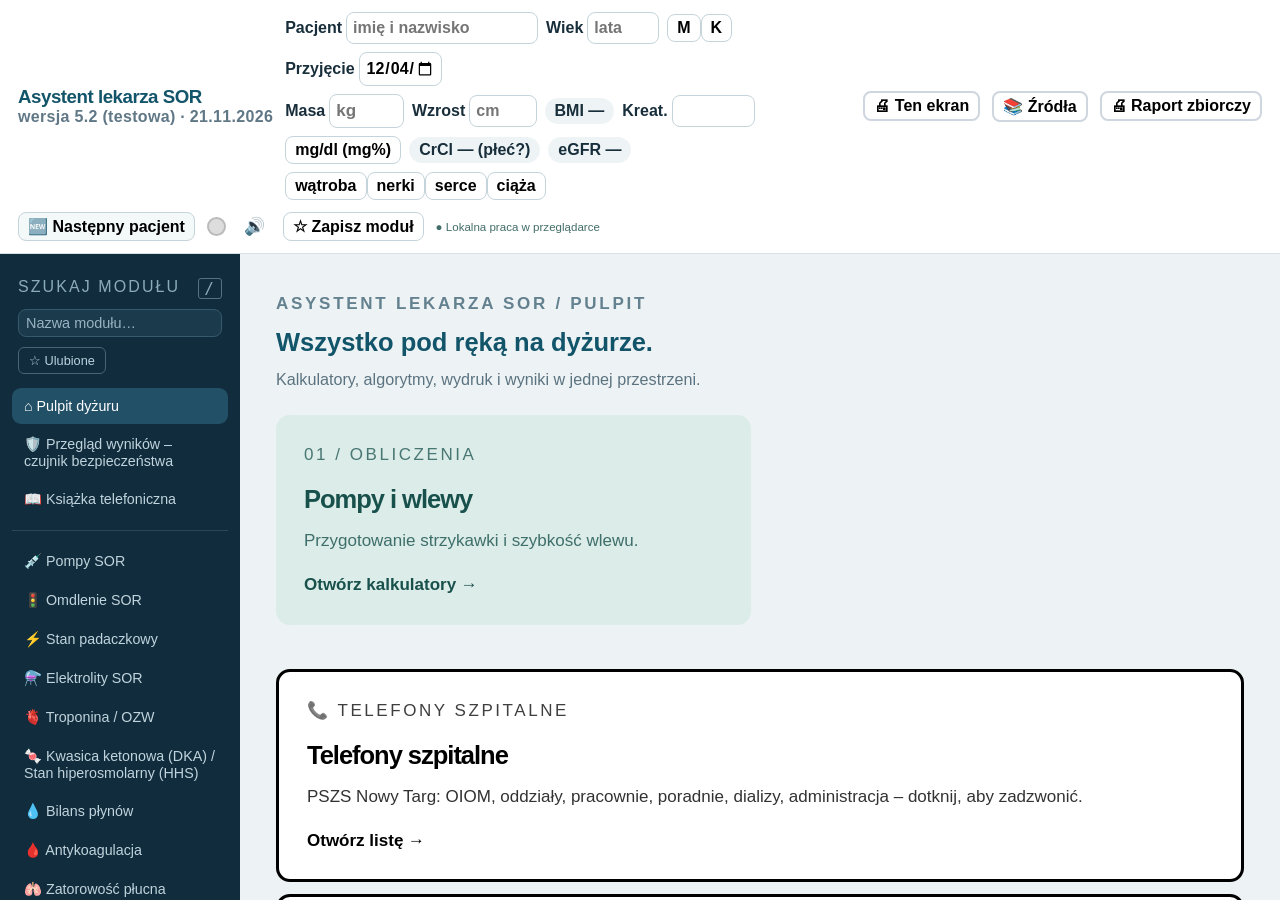
<file: index.html>
<!doctype html><html lang="pl"><head><meta charset="utf-8"><script src="storage52.js"></script><title>Asystent lekarza SOR — narzędzie pomocnicze, niecertyfikowane</title><meta property="og:title" content="Asystent lekarza SOR"><meta property="og:description" content="Kalkulatory, algorytmy, pompy, bilans płynów i raport do wydruku."><meta property="og:image:width" content="1200"><meta property="og:image:height" content="630"><meta property="og:type" content="website"><meta name="description" content="Kalkulatory dla lekarzy SOR: dawki, pompy, algorytmy, neurologia/udar.">
<meta http-equiv="Content-Security-Policy" content="default-src 'self' 'unsafe-inline' app: file: data:; connect-src 'self' https://api.x.ai https://api.openai.com https://api.anthropic.com">
<link rel="icon" href="icon.png"><link rel="manifest" href="manifest.webmanifest"><meta name="theme-color" content="#1f3a5f"><meta name="viewport" content="width=device-width,initial-scale=1"><link rel="stylesheet" href="shell.css"></head><body>
<header id="top"><div class="brand">Asystent lekarza SOR <small><span id="ver">wersja 5.2 (testowa) · 21.11.2026</span></small></div>
<div id="pbar">
 <span class="pid"><label>Pacjent <input id="pbName" autocomplete="off" placeholder="imię i nazwisko" style="width:12em"></label><label>Wiek <input id="pa" inputmode="numeric" autocomplete="off" placeholder="lata" title="Wiek w latach – wpisywany ręcznie; przenoszony do wszystkich modułów" style="width:4.5em"></label><span class="seg" id="psex" title="Płeć – wspólna dla wszystkich modułów"><button data-s="m">M</button><button data-s="f">K</button></span><label>Przyjęcie <input id="pbAdm" type="datetime-local"></label></span>
 <label>Masa <input id="pw" inputmode="decimal" placeholder="kg"></label>
 <label>Wzrost <input id="ph" inputmode="decimal" placeholder="cm"></label><span id="pbmi" class="pill" title="BMI = masa [kg] / wzrost² [m²]">BMI —</span>
 <label>Kreat. <input id="pc" inputmode="decimal"></label><button id="pcu" class="tg" title="Jednostki laboratoryjne we wszystkich modułach – kliknij, aby przełączyć">mg/dl</button>
 <span id="pcr" class="pill">CrCl —</span><span id="pgf" class="pill">eGFR —</span>
 <span class="tgs"><button class="tg" data-c="liver">wątroba</button><button class="tg" data-c="renal">nerki</button><button class="tg" data-c="heart">serce</button><button class="tg" data-c="preg">ciąża</button></span>
</div>
<button id="printMod" class="tg" title="Wydrukuj bieżący ekran / moduł (okno druku przeglądarki)">🖨 Ten ekran</button><button id="srcMod" class="tg" title="Źródła danych i otwarte walidacje bieżącego modułu">📚 Źródła</button><button id="printAll" class="tg" title="Raport zbiorczy: dokumentacja, wykonane, pompy, bilans płynów i wszystkie użyte moduły">🖨 Raport zbiorczy</button>
<button id="nextPt" class="tg np" title="Czyści dane pacjenta we wszystkich modułach; ustawienia i ulubione zostają">🆕 Następny pacjent</button><div id="lamp" title="Alarm"></div><button id="mute" title="Wycisz">🔊</button></header>
<div id="wrap"><aside id="sidebar"><div class="nav-tools"><label for="moduleSearch">SZUKAJ MODUŁU <kbd>/</kbd></label><input id="moduleSearch" type="search" placeholder="Nazwa modułu…" autocomplete="off"><button id="favoritesOnly" aria-pressed="false">☆ Ulubione</button><p id="navEmpty" hidden>Brak pasujących modułów.</p></div><nav id="side" aria-label="Moduły aplikacji"></nav><div class="nav-foot">Asystent lekarza SOR<br>wersja 5.2 (testowa) · 21.11.2026</div></aside><main id="main"></main></div>
<audio id="siren" src="siren.wav" preload="auto"></audio>
<script src="sound.js"></script><script src="calc/core.js"></script><script src="gcs.js"></script><script src="calc/units.js"></script><script src="calc/dka.js"></script><script src="calc/dkaB1.js"></script><script src="calc/elyteB1.js"></script><script src="calc/acoagB1.js"></script><script src="calc/transfB1.js"></script><script src="calc/elyte.js"></script><script src="calc/ufh-rate.js"></script><script src="calc/acoag.js"></script><script src="calc/pe.js"></script><script src="calc/ahf.js"></script><script src="calc/batch3.js"></script><script src="calc/transf.js"></script><script src="calc/neuro.js"></script><script src="calc/cap-severity.js"></script><script src="calc/clinical.js"></script><script src="data/antybiotyki_renal.js"></script><script src="calc/abxB2.js"></script><script src="calc/mushB2.js"></script><script src="calc/dementiaB2.js"></script><script src="calc/etapC.js"></script><script src="calc/gi-endo.js"></script>
<link rel="stylesheet" href="advanced.css">
<script src="mods.js"></script><script src="mods2.js"></script><script src="mods3.js"></script><script src="calc/transfKr.js"></script><script src="transf-kr-ui.js"></script><script src="mods4.js"></script><script src="mods5.js"></script><script src="b1-ui.js"></script><script src="calc/cultures.js"></script><script src="b2-ui.js"></script><script src="c-ui.js"></script><script src="calc/toxB3.js"></script><script src="tox-b3-ui.js"></script><script src="gloss.js"></script><script src="treatment-engine.js"></script><script src="calc/pe-print.js"></script><script src="calc/clin-print.js"></script><script src="calc/tab-print.js"></script><script src="clinical-ui.js"></script><script src="pulpit.js"></script><script src="done.js"></script><script src="fluid.js"></script><script src="mod/zp/engine.js"></script><script src="calc/zp-print.js"></script><script src="report.js"></script><script src="icd.js"></script><script src="icd-ui.js"></script><script src="leki-ui.js"></script><script src="calc/kalk.js"></script><script src="kalk-ui.js"></script><script src="eucast-ui.js"></script><script src="data/telefony.js"></script><script src="telefony-ui.js"></script><script src="totop.js"></script><script src="shell.js"></script>
<script src="sexguard.js"></script><script src="advanced.js"></script><script src="about.js"></script><script src="calc/ai-epi.js"></script><script src="ai-ui.js"></script><script src="upd.js"></script><script>
document.addEventListener('pointerdown',function u(){var a=document.getElementById('siren');try{a.muted=true;var p=a.play();(p&&p.then?p:Promise.resolve()).then(function(){a.pause();a.currentTime=0;a.muted=false}).catch(function(){a.muted=false})}catch(e){}document.removeEventListener('pointerdown',u)},{once:true});</script><link rel="stylesheet" href="big.css"></body></html>
</file>
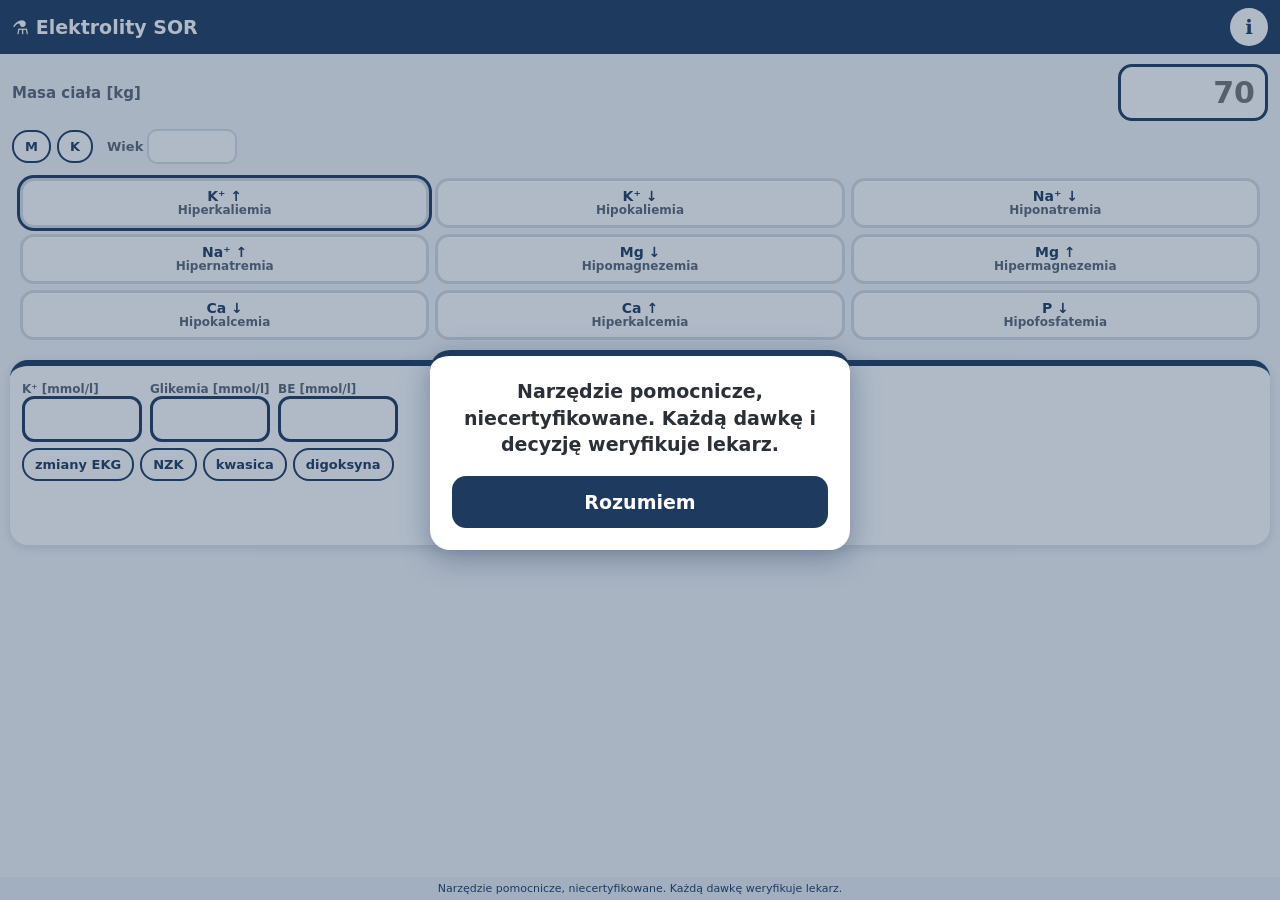
<file: mod/el/index.html>
<!doctype html><html lang="pl"><head><meta charset="utf-8"><script src="../../storage52.js"></script><meta name="viewport" content="width=device-width,initial-scale=1,viewport-fit=cover"><title>Elektrolity SOR</title><link rel="stylesheet" href="style.css"></head>
<body><div id="startDisc" role="dialog" aria-modal="true" style="display:none;position:fixed;inset:0;z-index:1000;background:rgba(31,58,95,.35);align-items:center;justify-content:center;padding:20px"><div style="background:#fff;border-radius:20px;padding:22px;max-width:420px;box-shadow:0 8px 30px rgba(31,58,95,.4);border-top:6px solid #1f3a5f;text-align:center;color:#2b2f36"><div style="font-size:19px;font-weight:800;line-height:1.4;margin-bottom:18px">Narzędzie pomocnicze, niecertyfikowane. Każdą dawkę i decyzję weryfikuje lekarz.</div><button id="startDiscOk" style="width:100%;padding:15px;font-size:19px;font-weight:800;border:0;border-radius:14px;color:#fff;background:linear-gradient(120deg,#1f3a5f,#1f3a5f)">Rozumiem</button></div></div><script>(function(){var K='discAccepted_v1:'+document.title,d=document.getElementById('startDisc');var ok=false;try{ok=localStorage.getItem(K)==='1'}catch(e){}if(!ok&&window.parent===window)d.style.display='flex';document.getElementById('startDiscOk').onclick=function(){try{localStorage.setItem(K,'1')}catch(e){}d.style.display='none';};})();</script>
<header><h1>⚗️ Elektrolity SOR</h1><button id="info" class="ib" title="Źródła i decyzje">ℹ</button></header>
<div class="wrow"><label for="w">Masa ciała [kg]</label><input id="w" inputmode="decimal" placeholder="70"></div>
<div class="crow"><button class="sx tg" data-s="m">M</button><button class="sx tg" data-s="f">K</button><label class="al">Wiek <input id="age" inputmode="numeric" class="sml"></label></div>
<div id="grid"></div>
<div id="res"></div>
<div id="infoBox" hidden></div>
<div class="disc">Narzędzie pomocnicze, niecertyfikowane. Każdą dawkę weryfikuje lekarz.</div>
<script src="../../calc/thiamine.js"></script><script src="engine.js"></script><script src="print.js"></script><script src="app.js"></script><script src="../../sexguard.js"></script></body></html>
</file>
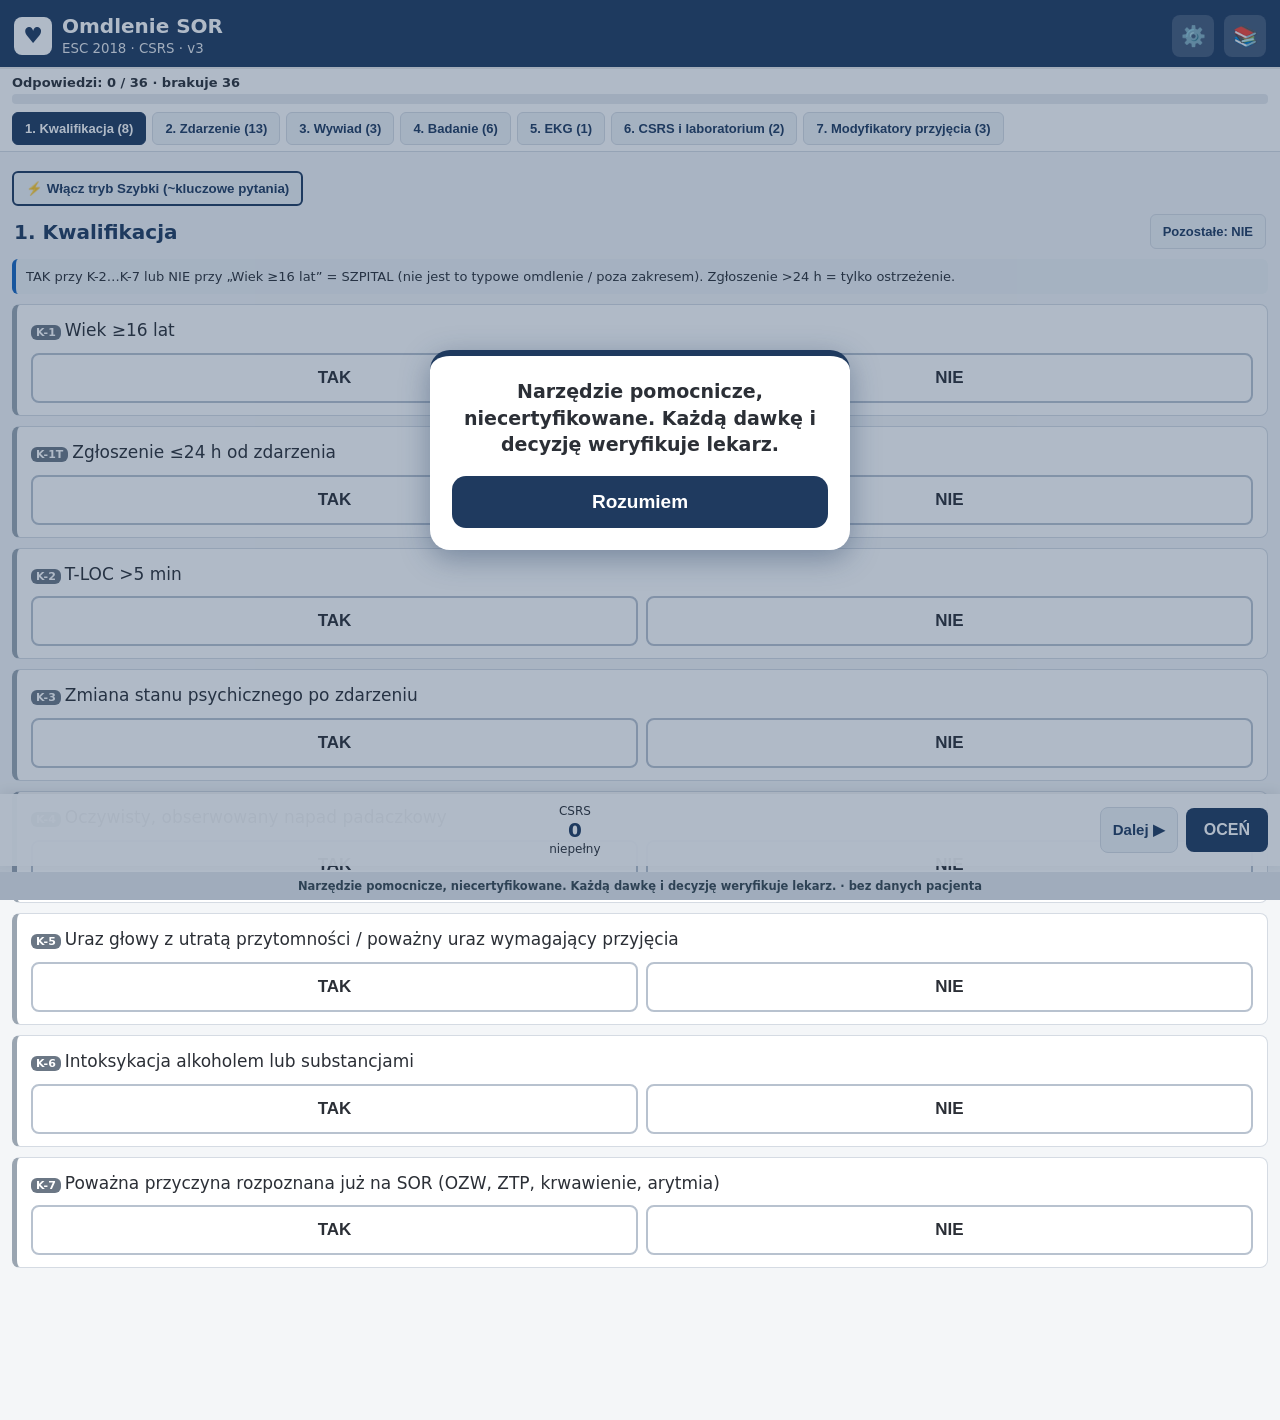
<file: mod/omdlenie/index.html>
<!DOCTYPE html><html lang="pl"><head><meta charset="utf-8"><script src="../../storage52.js"></script>
<meta name="viewport" content="width=device-width,initial-scale=1,viewport-fit=cover">
<title>Omdlenie SOR</title><link rel="stylesheet" href="style.css"></head>
<body><div id="startDisc" role="dialog" aria-modal="true" style="display:none;position:fixed;inset:0;z-index:1000;background:rgba(31,58,95,.35);align-items:center;justify-content:center;padding:20px"><div style="background:#fff;border-radius:20px;padding:22px;max-width:420px;box-shadow:0 8px 30px rgba(31,58,95,.4);border-top:6px solid #1f3a5f;text-align:center;color:#2b2f36"><div style="font-size:19px;font-weight:800;line-height:1.4;margin-bottom:18px">Narzędzie pomocnicze, niecertyfikowane. Każdą dawkę i decyzję weryfikuje lekarz.</div><button id="startDiscOk" style="width:100%;padding:15px;font-size:19px;font-weight:800;border:0;border-radius:14px;color:#fff;background:linear-gradient(120deg,#1f3a5f,#1f3a5f)">Rozumiem</button></div></div><script>(function(){var K='discAccepted_v1:'+document.title,d=document.getElementById('startDisc');var ok=false;try{ok=localStorage.getItem(K)==='1'}catch(e){}if(!ok&&window.parent===window)d.style.display='flex';document.getElementById('startDiscOk').onclick=function(){try{localStorage.setItem(K,'1')}catch(e){}d.style.display='none';};})();</script>
<header><div class="logo">♥</div><div class="ht"><h1>Omdlenie SOR</h1><small>ESC 2018 · CSRS · v3</small></div>
<button id="btnSet" class="icon" aria-label="Ustawienia">⚙️</button><button id="btnSrc" class="icon" aria-label="Źródła">📚</button></header>
<div id="prog"><div id="progTxt"></div><div class="track"><div id="progFill"></div></div><nav id="steps"></nav></div>
<main id="form"></main>
<main id="result" hidden></main>
<main id="settings" hidden></main>
<main id="sources" hidden></main>
<div id="bar"><button id="btnPrev" class="ghost">◀</button><div id="live">CSRS <b id="sc">0</b><span id="cat"></span></div>
<button id="btnNext" class="ghost">Dalej ▶</button><button id="btnEval" class="primary">OCEŃ</button></div>
<footer>Narzędzie pomocnicze, niecertyfikowane. Każdą dawkę i decyzję weryfikuje lekarz. · bez danych pacjenta</footer>
<script src="../../sound.js"></script><script src="rules.js"></script><script src="engine.js"></script><script src="print.js"></script><script src="app.js"></script>
</body></html>
</file>
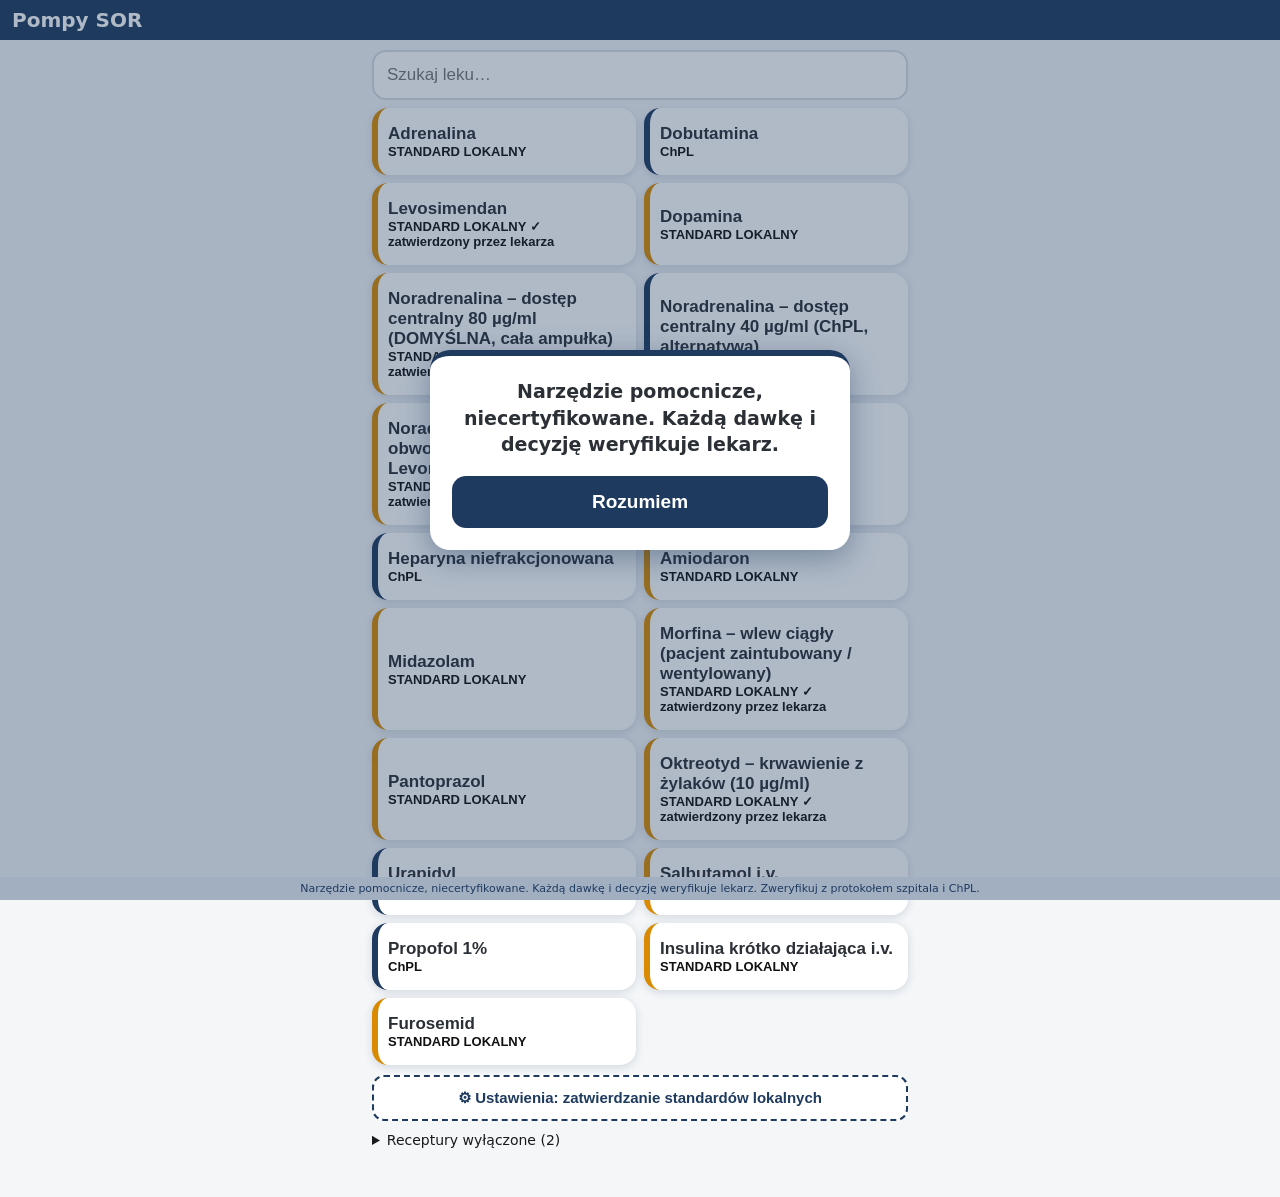
<file: mod/pompy/index.html>
<!doctype html><html lang="pl"><head><meta charset="utf-8"><script src="../../storage52.js"></script><meta name="viewport" content="width=device-width,initial-scale=1,viewport-fit=cover"><title>Pompy SOR</title><link rel="stylesheet" href="style.css"></head>
<body><div id="startDisc" role="dialog" aria-modal="true" style="display:none;position:fixed;inset:0;z-index:1000;background:rgba(31,58,95,.35);align-items:center;justify-content:center;padding:20px"><div style="background:#fff;border-radius:20px;padding:22px;max-width:420px;box-shadow:0 8px 30px rgba(31,58,95,.4);border-top:6px solid #1f3a5f;text-align:center;color:#2b2f36"><div style="font-size:19px;font-weight:800;line-height:1.4;margin-bottom:18px">Narzędzie pomocnicze, niecertyfikowane. Każdą dawkę i decyzję weryfikuje lekarz.</div><button id="startDiscOk" style="width:100%;padding:15px;font-size:19px;font-weight:800;border:0;border-radius:14px;color:#fff;background:linear-gradient(120deg,#1f3a5f,#1f3a5f)">Rozumiem</button></div></div><script>(function(){var K='discAccepted_v1:'+document.title,d=document.getElementById('startDisc');var ok=false;try{ok=localStorage.getItem(K)==='1'}catch(e){}if(!ok&&window.parent===window)d.style.display='flex';document.getElementById('startDiscOk').onclick=function(){try{localStorage.setItem(K,'1')}catch(e){}d.style.display='none';};})();</script><header><button id="back" hidden>‹</button><h1 id="title">Pompy SOR</h1></header><main id="main"></main>
<div class="disc">Narzędzie pomocnicze, niecertyfikowane. Każdą dawkę i decyzję weryfikuje lekarz. Zweryfikuj z protokołem szpitala i ChPL.</div>
<script src="../../calc/ufh-rate.js"></script><script src="drugs.js"></script><script src="engine.js"></script><script src="propofol.js"></script><script src="app.js"></script></body></html>
</file>
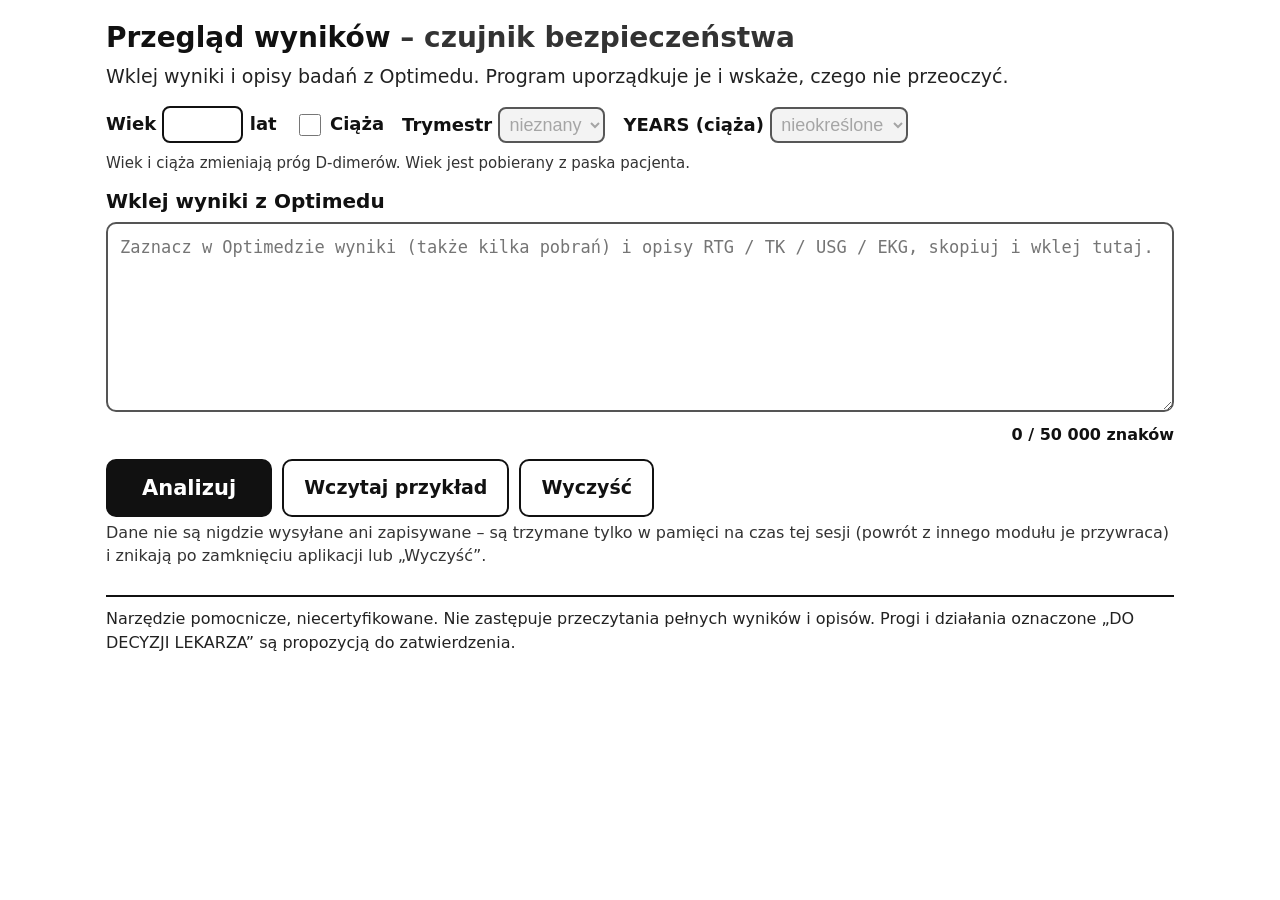
<file: mod/pw/index.html>
<!doctype html><html lang="pl"><head><meta charset="utf-8"><script src="../../storage52.js"></script><meta name="viewport" content="width=device-width,initial-scale=1,viewport-fit=cover"><title>Przegląd wyników – czujnik bezpieczeństwa</title><link rel="stylesheet" href="style.css"></head>
<body><main>
<header><h1>Przegląd wyników <span>– czujnik bezpieczeństwa</span></h1><p class="sub">Wklej wyniki i opisy badań z Optimedu. Program uporządkuje je i wskaże, czego nie przeoczyć.</p></header>
<div class="pt" id="pt"><label>Wiek <input id="age" inputmode="numeric" size="4" autocomplete="off"> lat</label><label class="chk"><input type="checkbox" id="preg"> Ciąża</label><label>Trymestr <select id="tri" disabled><option value="">nieznany</option><option value="1">I</option><option value="2">II</option><option value="3">III</option></select></label><label>YEARS (ciąża) <select id="yrs" disabled><option value="">nieokreślone</option><option value="0">0 kryteriów</option><option value="1">≥ 1 kryterium</option></select></label><span class="ptn" title="Kryteria YEARS: objawy ZŻG, krwioplucie, ZP najbardziej prawdopodobna">Wiek i ciąża zmieniają próg D-dimerów. Wiek jest pobierany z paska pacjenta.</span></div>
<label for="paste" class="lbl">Wklej wyniki z Optimedu</label>
<textarea id="paste" autocomplete="off" spellcheck="false" placeholder="Zaznacz w Optimedzie wyniki (także kilka pobrań) i opisy RTG / TK / USG / EKG, skopiuj i wklej tutaj."></textarea>
<div id="cnt" class="cnt" aria-live="polite">0 / 50 000 znaków</div>
<div class="btns"><button id="go" class="pri">Analizuj</button><button id="ex">Wczytaj przykład</button><button id="clr">Wyczyść</button></div>
<p class="priv">Dane nie są nigdzie wysyłane ani zapisywane – są trzymane tylko w pamięci na czas tej sesji (powrót z innego modułu je przywraca) i znikają po zamknięciu aplikacji lub „Wyczyść”.</p>
<div id="out" aria-live="polite"></div>
<p class="disc">Narzędzie pomocnicze, niecertyfikowane. Nie zastępuje przeczytania pełnych wyników i opisów. Progi i działania oznaczone „DO DECYZJI LEKARZA” są propozycją do zatwierdzenia.</p>
</main>
<script src="config.js"></script><script src="engine.js"></script><script src="sample.js"></script><script src="app.js"></script><script src="../../sexguard.js"></script></body></html>
</file>
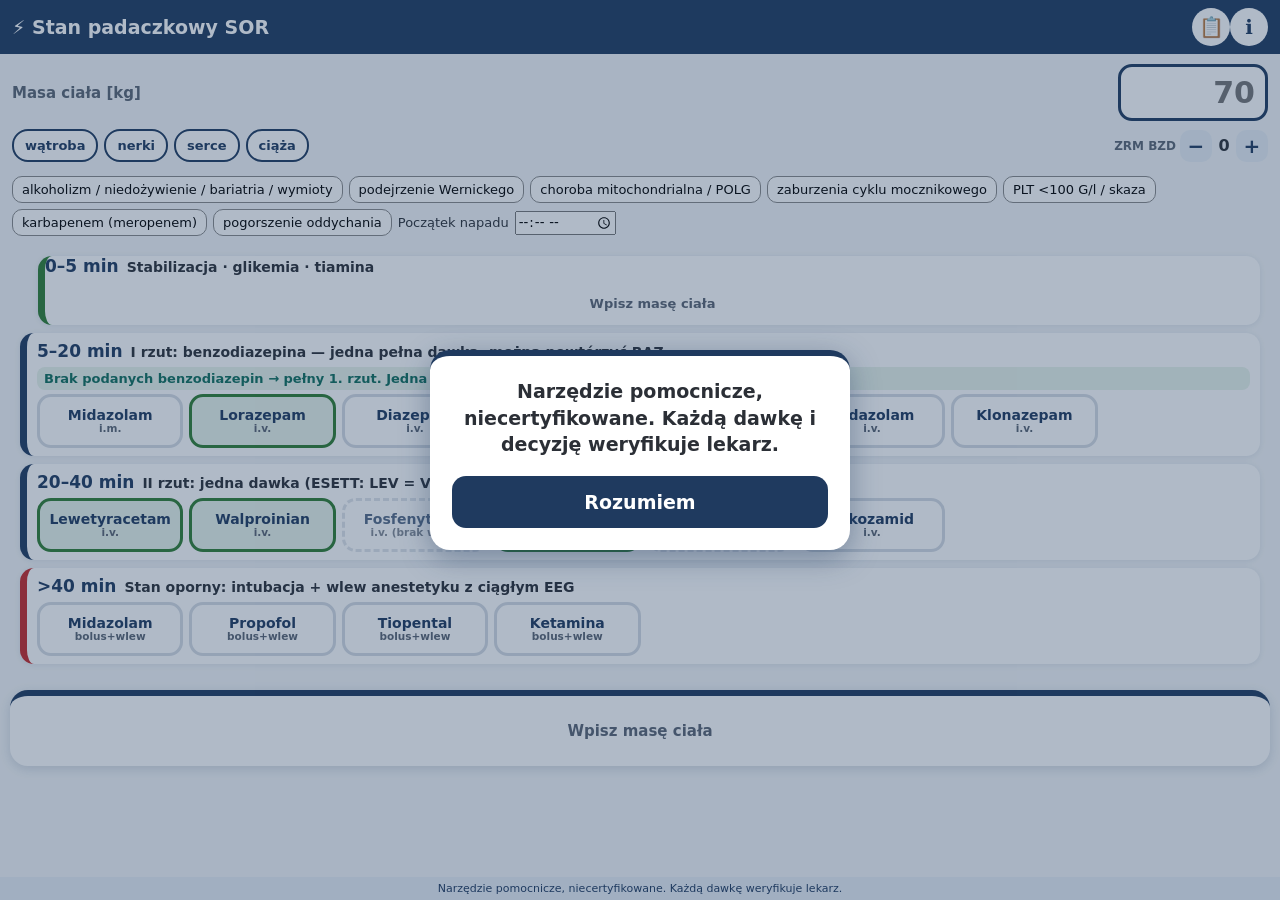
<file: mod/se/index.html>
<!doctype html><html lang="pl"><head><meta charset="utf-8"><script src="../../storage52.js"></script><meta name="viewport" content="width=device-width,initial-scale=1,viewport-fit=cover"><title>Stan padaczkowy SOR</title><link rel="stylesheet" href="style.css"></head>
<body><div id="startDisc" role="dialog" aria-modal="true" style="display:none;position:fixed;inset:0;z-index:1000;background:rgba(31,58,95,.35);align-items:center;justify-content:center;padding:20px"><div style="background:#fff;border-radius:20px;padding:22px;max-width:420px;box-shadow:0 8px 30px rgba(31,58,95,.4);border-top:6px solid #1f3a5f;text-align:center;color:#2b2f36"><div style="font-size:19px;font-weight:800;line-height:1.4;margin-bottom:18px">Narzędzie pomocnicze, niecertyfikowane. Każdą dawkę i decyzję weryfikuje lekarz.</div><button id="startDiscOk" style="width:100%;padding:15px;font-size:19px;font-weight:800;border:0;border-radius:14px;color:#fff;background:linear-gradient(120deg,#1f3a5f,#1f3a5f)">Rozumiem</button></div></div><script>(function(){var K='discAccepted_v1:'+document.title,d=document.getElementById('startDisc');var ok=false;try{ok=localStorage.getItem(K)==='1'}catch(e){}if(!ok&&window.parent===window)d.style.display='flex';document.getElementById('startDiscOk').onclick=function(){try{localStorage.setItem(K,'1')}catch(e){}d.style.display='none';};})();</script>
<header><h1>⚡ Stan padaczkowy SOR</h1><button id="tab" class="ib" title="Tabela dawek">📋</button><button id="info" class="ib">ℹ</button></header>
<div class="wrow"><label for="w">Masa ciała [kg]</label><input id="w" inputmode="decimal" placeholder="70"></div>
<div class="crow"><button class="tg" data-c="liver">wątroba</button><button class="tg" data-c="renal">nerki</button><button class="tg" data-c="cardiac">serce</button><button class="tg" data-c="preg">ciąża</button><span class="zr">ZRM BZD <button id="zm">−</button><b id="zn">0</b><button id="zp">+</button></span></div>
<div class="crow c2" id="co2"><button class="tg2" data-c="alco">alkoholizm / niedożywienie / bariatria / wymioty</button><button class="tg2" data-c="wern">podejrzenie Wernickego</button><button class="tg2" data-c="polg">choroba mitochondrialna / POLG</button><button class="tg2" data-c="ucd">zaburzenia cyklu mocznikowego</button><button class="tg2" data-c="plt">PLT &lt;100 G/l / skaza</button><button class="tg2" data-c="carb">karbapenem (meropenem)</button><button class="tg2" data-c="resp">pogorszenie oddychania</button><label class="t0l">Początek napadu <input id="t0" type="time"></label></div>
<div id="stage3"></div><div id="second"></div><div id="thia"></div>
<div class="crow" id="crr" hidden><label>CLkr [ml/min]</label><input id="crcl" inputmode="decimal" class="sml"></div>
<div id="grid"></div>
<div id="res"></div>
<div id="infoBox" hidden></div>
<div class="disc">Narzędzie pomocnicze, niecertyfikowane. Każdą dawkę weryfikuje lekarz.</div>
<script src="../../calc/thiamine.js"></script><script src="engine.js"></script><script src="print.js"></script><script src="app.js"></script><script src="../../sexguard.js"></script></body></html>
</file>
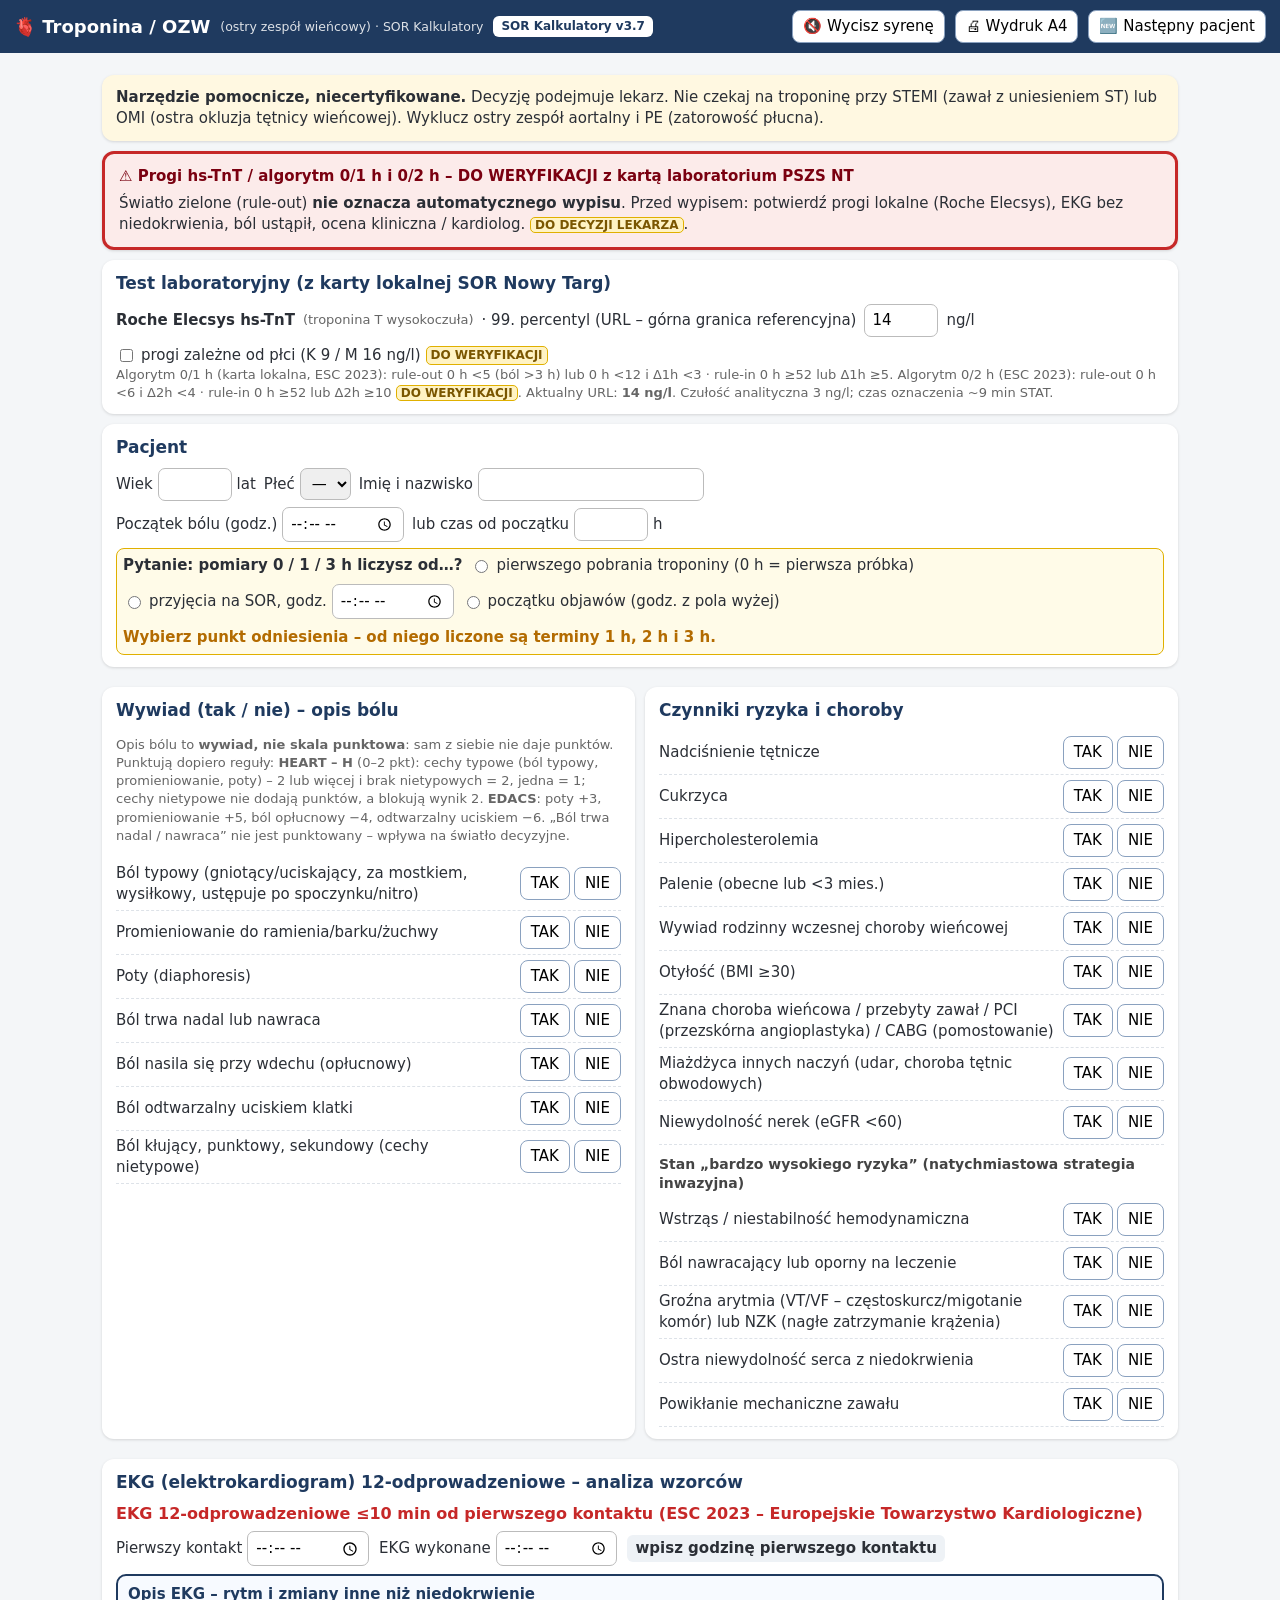
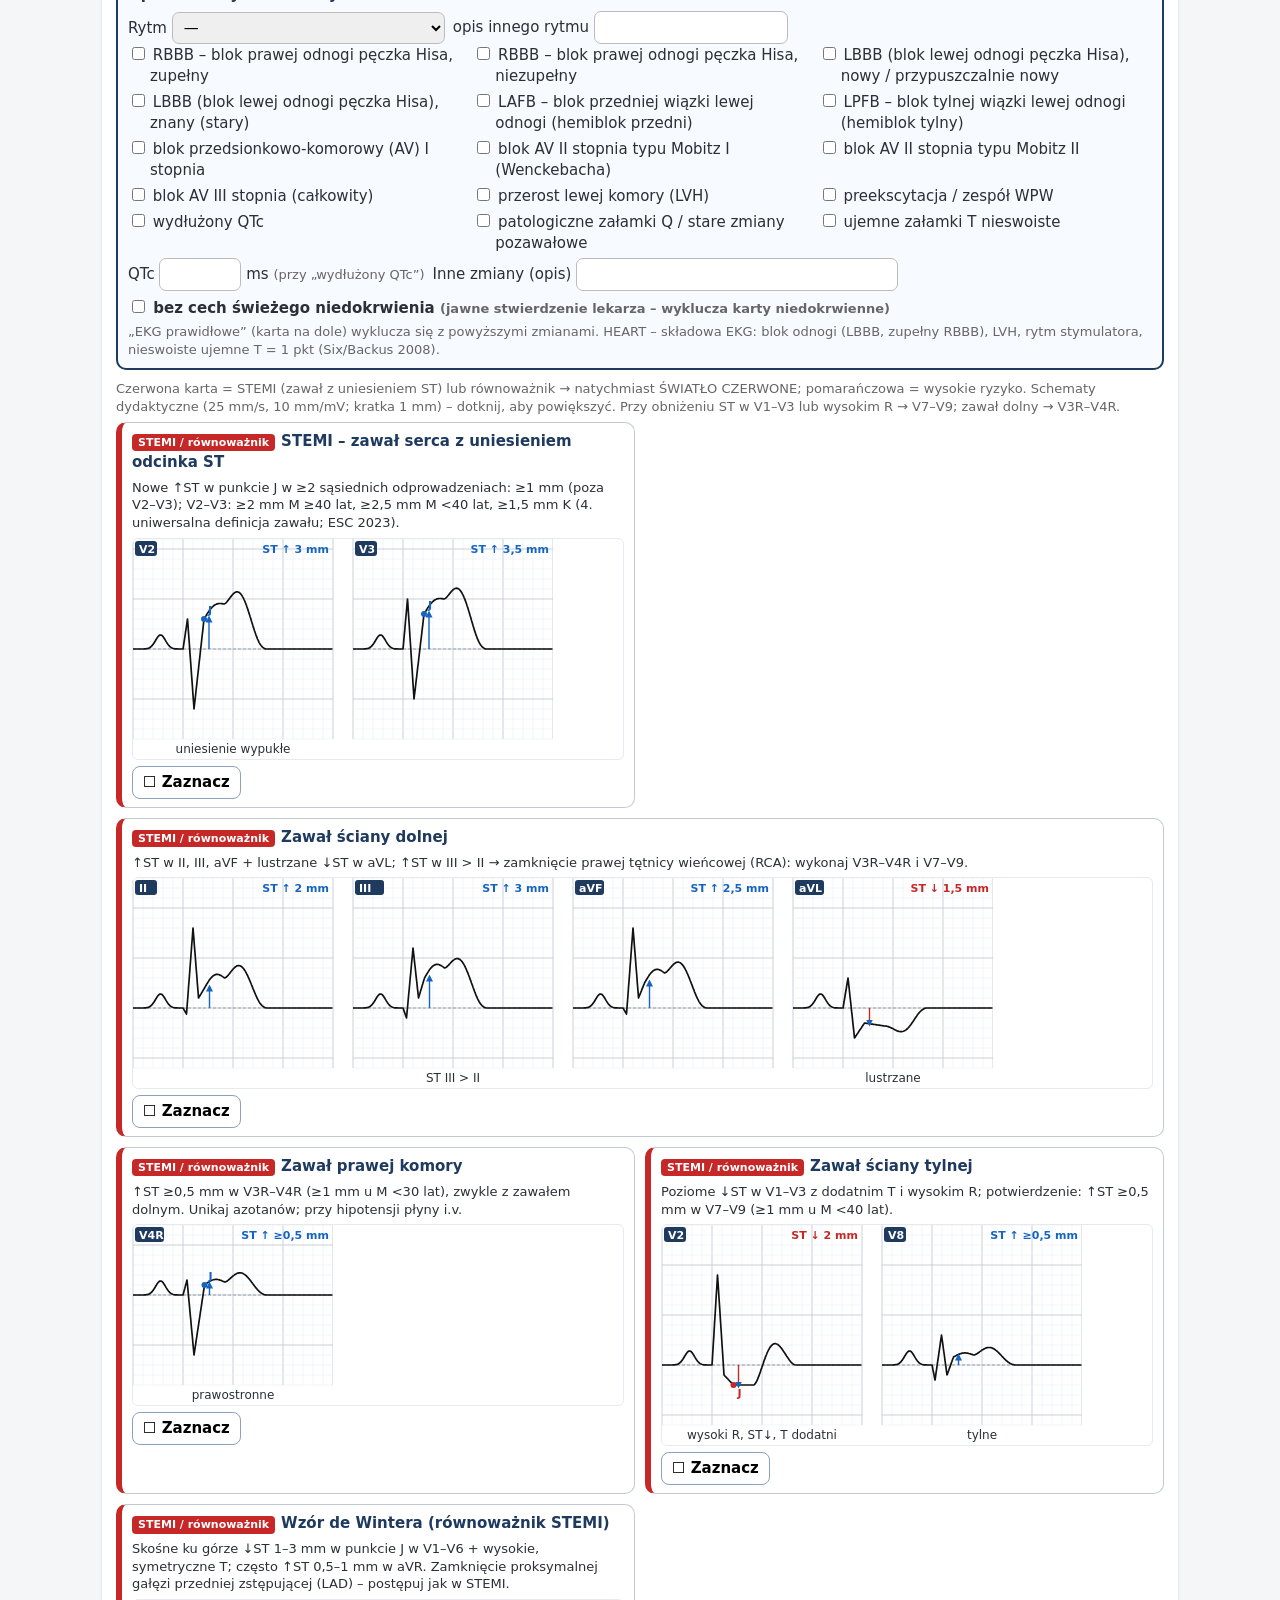
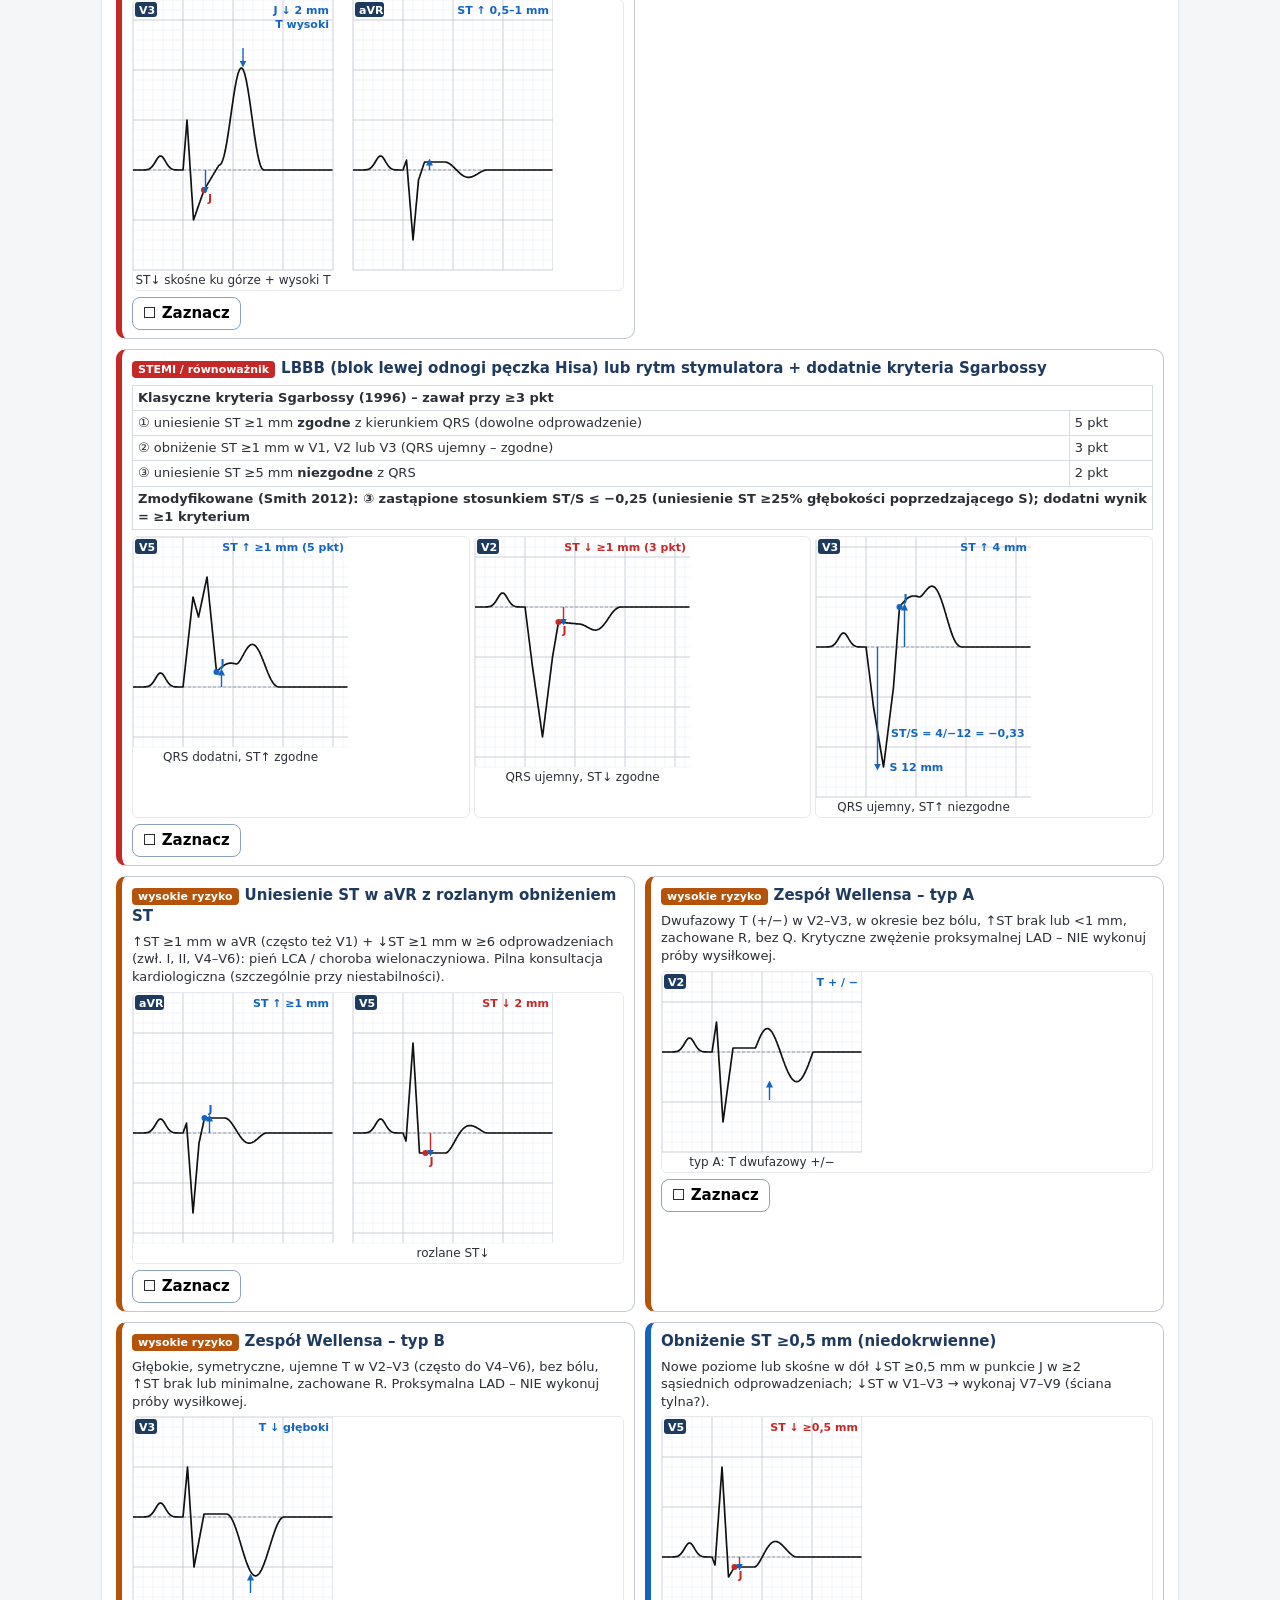
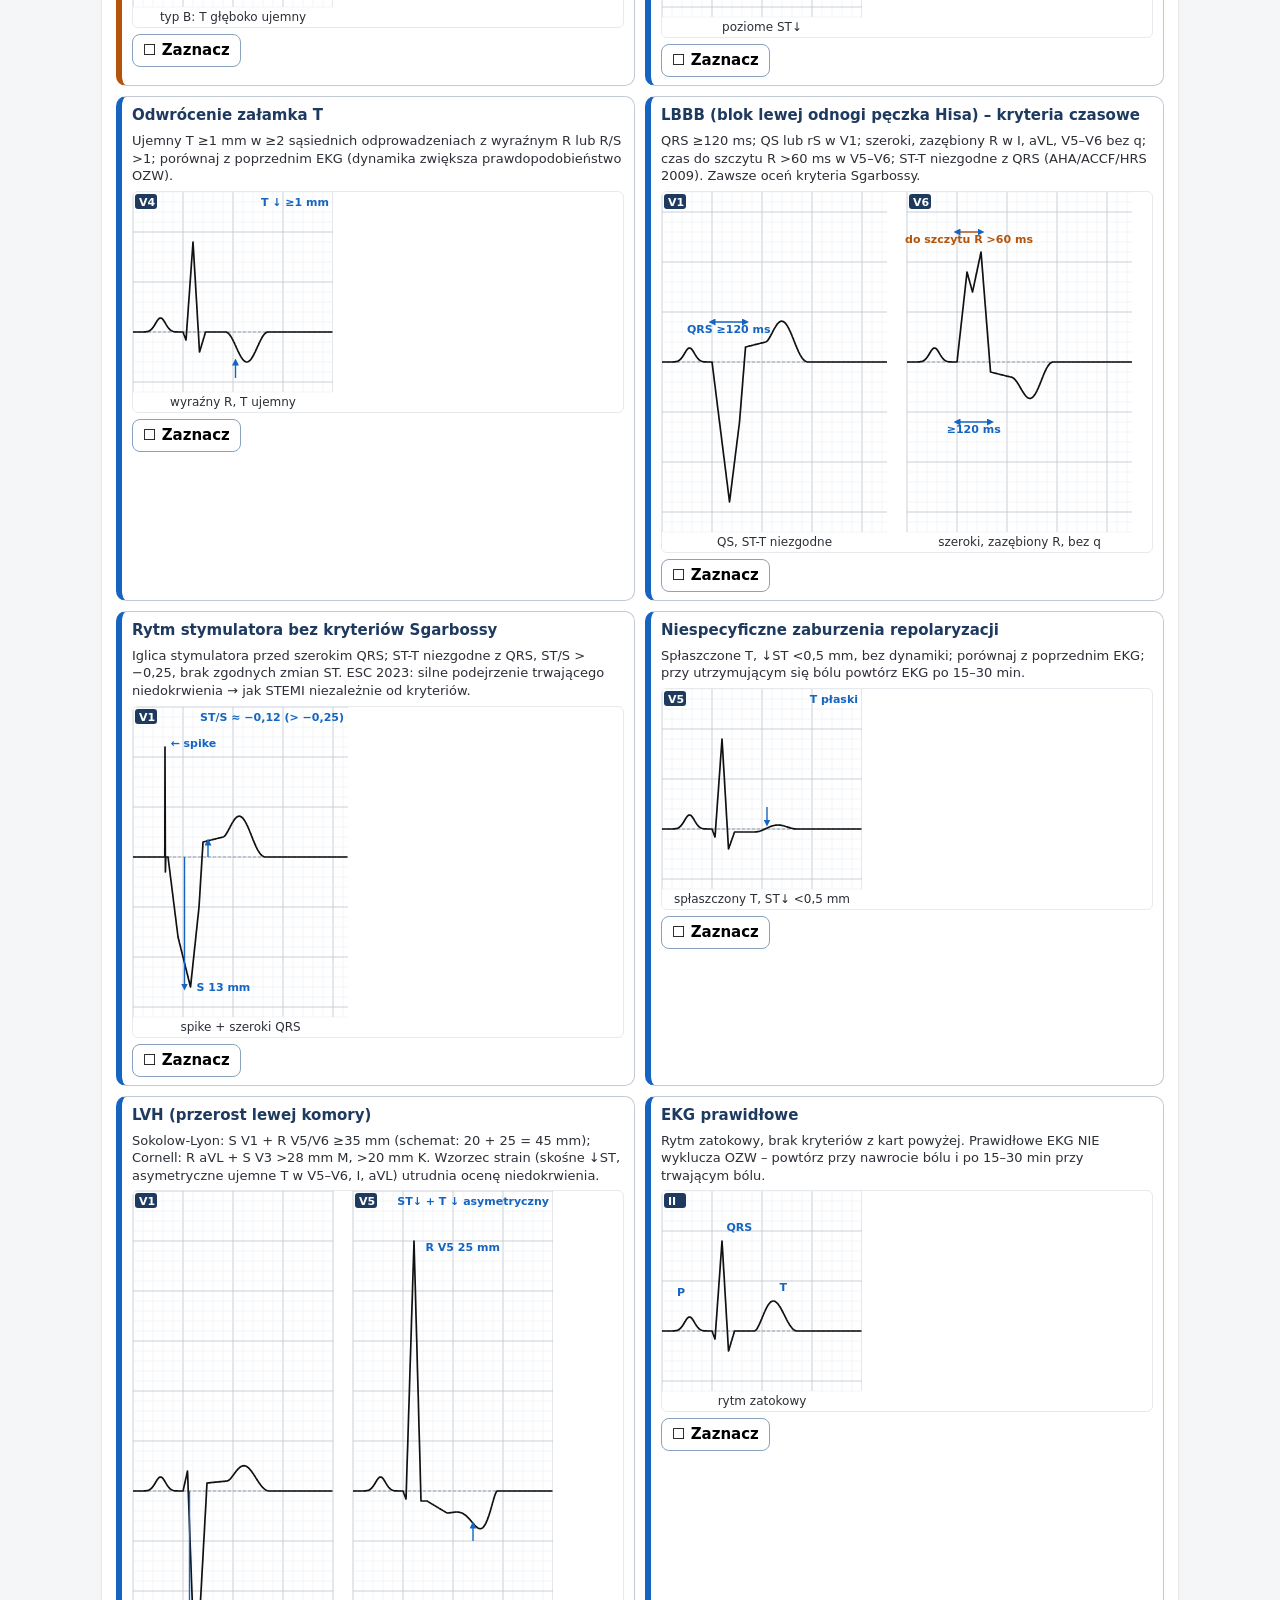
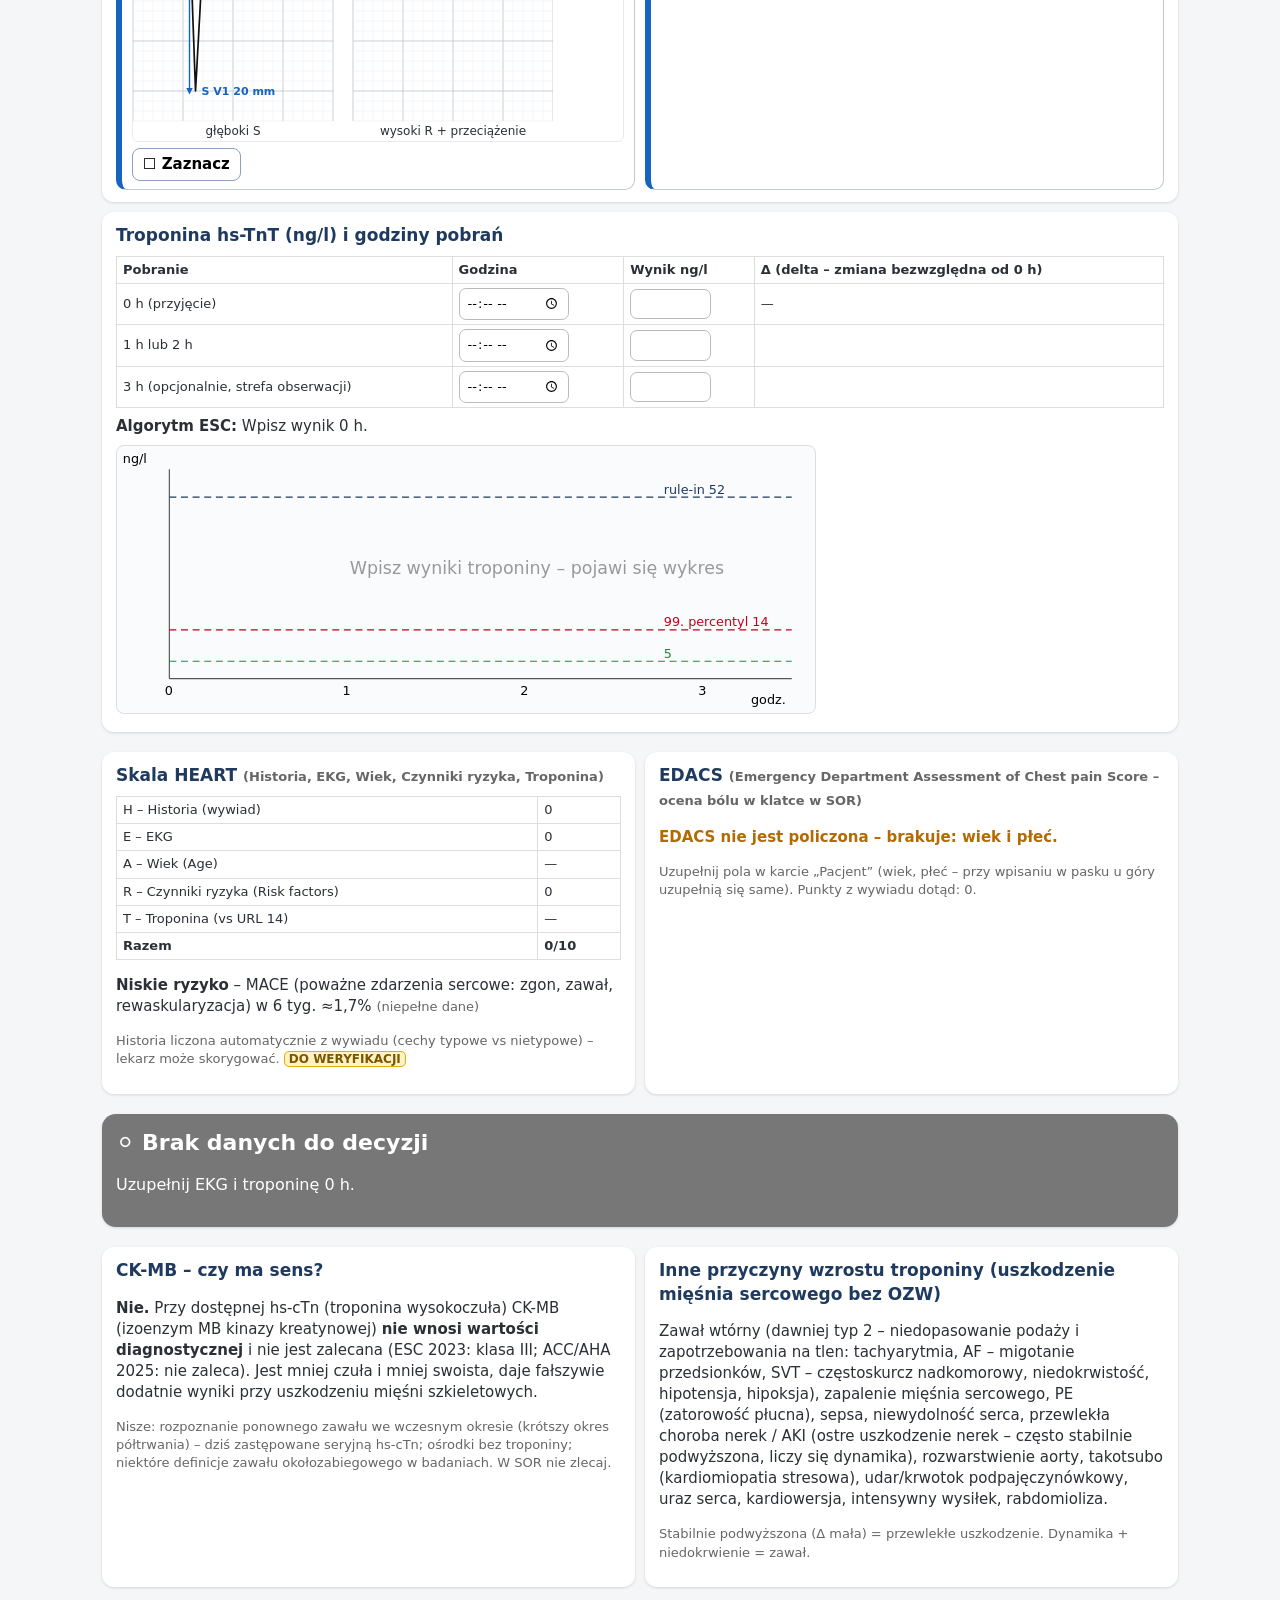
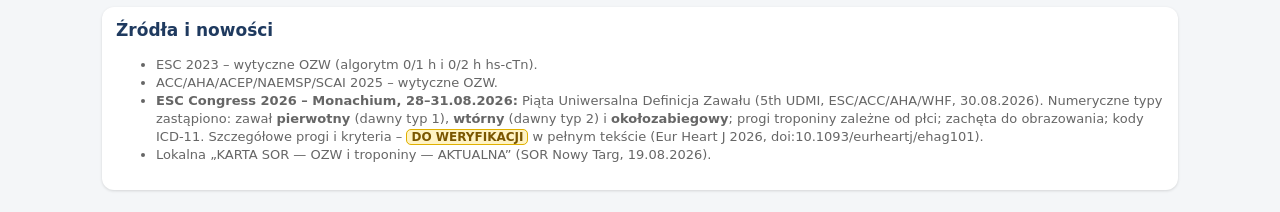
<file: mod/troponina/index.html>
<!doctype html><html lang="pl"><head><meta charset="utf-8"><script src="../../storage52.js"></script><meta name="viewport" content="width=device-width,initial-scale=1">
<title>Troponina / OZW – podgląd · SOR Kalkulatory</title>
<meta property="og:title" content="Troponina / OZW – moduł podglądowy (SOR Kalkulatory)"><meta property="og:description" content="hs-TnT Roche Elecsys, algorytm ESC 0/1 h i 0/2 h, HEART, EDACS, EKG, światła decyzyjne. Wersja do sprawdzenia.">
<meta property="og:image" content="https://j736107-beep.github.io/sor-kalkulatory/og.png"><meta property="og:type" content="website">
<link rel="icon" href="../../icon.png">
<style>
*{box-sizing:border-box}body{margin:0;font:15px/1.4 system-ui,Segoe UI,Roboto,sans-serif;background:#f4f6f8;color:#2b2f36}
header{background:#1f3a5f;color:#fff;padding:10px 14px;display:flex;flex-wrap:wrap;gap:10px;align-items:center;position:sticky;top:0;z-index:5}
header b{font-size:18px}header small{opacity:.85}.prev{background:#ffd23f;color:#000;padding:2px 8px;border-radius:6px;font-weight:700;font-size:12px}
main{max-width:1100px;margin:0 auto;padding:12px}
.card{background:#fff;border-radius:12px;padding:12px 14px;margin:10px 0;box-shadow:0 1px 3px #0002}
h2{margin:0 0 8px;font-size:17px;color:#1f3a5f}h3{margin:10px 0 4px;font-size:14px;color:#444}
.row{display:flex;flex-wrap:wrap;gap:8px;align-items:center}
label{display:inline-flex;gap:5px;align-items:center}input,select{font:inherit;padding:5px 7px;border:1px solid #bbb;border-radius:7px}
.yn{display:flex;justify-content:space-between;align-items:center;gap:8px;padding:5px 0;border-bottom:1px dashed #dde2e8}
.yn span{flex:1}.yn .b{display:flex;gap:4px}
button{font:inherit;cursor:pointer;border:1px solid #8aa1bf;background:#fff;border-radius:8px;padding:5px 10px}
button.on{background:#1565c0;color:#fff;border-color:#1565c0}button.no.on{background:#666;border-color:#666}
.ecg10{color:#c62828;font-weight:800;font-size:16px;margin:0 0 6px}.ecgt{display:flex;flex-wrap:wrap;gap:10px;align-items:center;margin-bottom:8px}#ecgCnt{font-weight:700;padding:3px 8px;border-radius:6px;background:#eef2f6}#ecgCnt.late{background:#c62828;color:#fff}
#ecg{display:grid;grid-template-columns:repeat(auto-fill,minmax(420px,1fr));gap:10px}
.ek{border:1.5px solid #c3cad4;border-left:6px solid #1565c0;border-radius:10px;padding:8px 10px;background:#fff;display:flex;flex-direction:column;gap:6px}
.ek.c1{border-left-color:#c62828}.ek.c2{border-left-color:#b45309}.ek.on{box-shadow:0 0 0 3px #1565c066;background:#f3f8ff}.ek.c1.on{box-shadow:0 0 0 3px #c6282866;background:#fff5f5}
.ek h3{margin:0;font-size:15px;color:#1f3a5f}.ek .tag{display:inline-block;font-size:11px;font-weight:700;padding:1px 6px;border-radius:4px;margin-right:6px;color:#fff;background:#1565c0}.ek.c1 .tag{background:#c62828}.ek.c2 .tag{background:#b45309}
.ek .cr{font-size:13px;line-height:1.35;color:#2b2f36}.ek figure{margin:0;overflow-x:auto;cursor:zoom-in;background:#fff;border:1px solid #e6e9ee;border-radius:6px}.ek figure svg{display:block;max-width:100%;height:auto}
.ek figure.big{position:fixed;inset:4vh 3vw;z-index:60;background:#fff;box-shadow:0 0 0 100vmax #0009;cursor:zoom-out;display:flex;align-items:center;justify-content:center;padding:10px}.ek figure.big svg{width:100%;height:100%;max-height:90vh}
.ek .mini{display:grid;grid-template-columns:repeat(3,1fr);gap:4px}.ek.wide{grid-column:1/-1}.ek .mk{align-self:flex-start;font-weight:700}.ek .mk.on{background:#1565c0}.ek.c1 .mk.on{background:#c62828;border-color:#c62828}
.sgt{font-size:12.5px;border-collapse:collapse;width:100%}.sgt td,.sgt th{border:1px solid #d5dbe3;padding:3px 5px}
#pr .ecg-svg{max-width:100%;height:auto;max-height:42mm}
.mut{color:#666;font-size:13px}.wer{background:#fff3c4;border:1px solid #e0b000;border-radius:5px;padding:0 4px;font-size:12px;font-weight:700;color:#7a5600}
#light{border-radius:14px;padding:14px;color:#fff;font-size:16px}#light h2{color:#fff;font-size:22px}
.L-red{background:#c4001a}.L-yel{background:#e9a800;color:#000!important}.L-yel h2{color:#000!important}.L-grn{background:#1d8a3a}.L-gry{background:#777}
#flash{position:fixed;inset:0;pointer-events:none;z-index:50;display:none;box-shadow:inset 0 0 0 14px #ff0022}
#flash.on{display:block;animation:fl .5s steps(1) infinite}@keyframes fl{50%{box-shadow:inset 0 0 0 14px transparent}}
table{border-collapse:collapse;width:100%}td,th{border:1px solid #ddd;padding:4px 6px;font-size:13px;text-align:left}
.grid2{display:grid;grid-template-columns:1fr 1fr;gap:10px}@media(max-width:800px){.grid2{grid-template-columns:1fr}}
#pr{display:none}
#ecgx{border:2px solid #1f3a5f;border-radius:10px;padding:8px 10px;margin:0 0 10px;background:#f7faff}#ecgx h3{margin:0 0 6px;color:#1f3a5f;font-size:15px}#ecgx .fx{display:grid;grid-template-columns:repeat(auto-fill,minmax(300px,1fr));gap:4px 12px}#ecgx label{display:block}#ecgx .fx label{padding-left:22px;text-indent:-22px}#ecgx .neg{margin-top:6px;font-weight:700}
@media print{body{background:#fff}header,main,#flash{display:none!important}#pr{display:block;font:11.5px/1.35 Arial,sans-serif;color:#000}
#pr h1{font-size:16px;margin:0 0 4px}#pr .box{border:1.5px solid #000;padding:6px;margin:6px 0}#pr td{font-size:11px}@page{size:A4;margin:13mm}}
</style></head><body>
<div id="flash"></div>
<header><b>🫀 Troponina / OZW</b><small>(ostry zespół wieńcowy) · SOR Kalkulatory</small><span class="prev" style="background:#fff;color:#1f3a5f">SOR Kalkulatory v3.7</span>
<span style="flex:1"></span><button id="mute" style="background:#fff" class="sa">🔇 Wycisz syrenę</button><button id="print" style="background:#fff">🖨 Wydruk A4</button><button id="next" style="background:#fff">🆕 Następny pacjent</button></header>
<main>
<div class="card" style="background:#fff8e1"><b>Narzędzie pomocnicze, niecertyfikowane.</b> Decyzję podejmuje lekarz. Nie czekaj na troponinę przy STEMI (zawał z uniesieniem ST) lub OMI (ostra okluzja tętnicy wieńcowej). Wyklucz ostry zespół aortalny i PE (zatorowość płucna).</div>
<div class="card" style="background:#FCEBEA;border:3px solid #C62828"><b style="color:#7a0010">⚠ Progi hs-TnT / algorytm 0/1 h i 0/2 h – DO WERYFIKACJI z kartą laboratorium PSZS NT</b>
<p style="margin:6px 0 0">Światło zielone (rule-out) <b>nie oznacza automatycznego wypisu</b>. Przed wypisem: potwierdź progi lokalne (Roche Elecsys), EKG bez niedokrwienia, ból ustąpił, ocena kliniczna / kardiolog. <span class="wer">DO DECYZJI LEKARZA</span>.</p></div>

<div class="card"><h2>Test laboratoryjny (z karty lokalnej SOR Nowy Targ)</h2>
<div class="row"><b>Roche Elecsys hs-TnT</b><span class="mut">(troponina T wysokoczuła)</span> · 99. percentyl (URL – górna granica referencyjna) <input id="url" value="14" size="3"> ng/l
 <label><input type="checkbox" id="sexurl"> progi zależne od płci (K 9 / M 16 ng/l) <span class="wer">DO WERYFIKACJI</span></label></div>
<div class="mut" id="cutinfo"></div></div>

<div class="card"><h2>Pacjent</h2><div class="row">

<label>Wiek <input id="age" inputmode="numeric" size="3"> lat</label>
<label>Płeć <select id="sex"><option value="">—</option><option value="m">M</option><option value="f">K</option></select></label>
<label>Imię i nazwisko <input id="pname" size="22"></label><span id="pinfo" class="mut"></span></div>
<div class="row" style="margin-top:6px"><label>Początek bólu (godz.) <input id="onset" type="time"></label><label>lub czas od początku <input id="onseth" size="3" inputmode="decimal"> h</label><span id="oninfo" class="mut"></span></div>
<div class="row" id="trefrow" style="margin-top:6px;padding:6px;border:1px solid #e0b000;border-radius:8px;background:#fffbe8"><b>Pytanie: pomiary 0 / 1 / 3 h liczysz od…?</b>
<label><input type="radio" name="tref" value="sample"> pierwszego pobrania troponiny (0 h = pierwsza próbka)</label>
<label><input type="radio" name="tref" value="adm"> przyjęcia na SOR, godz. <input id="tadm" type="time"></label>
<label><input type="radio" name="tref" value="onset"> początku objawów (godz. z pola wyżej)</label>
<div id="trefinfo" style="width:100%"></div></div></div>

<div class="grid2">
<div class="card"><h2>Wywiad (tak / nie) – opis bólu</h2><p class="mut">Opis bólu to <b>wywiad, nie skala punktowa</b>: sam z siebie nie daje punktów. Punktują dopiero reguły: <b>HEART – H</b> (0–2 pkt): cechy typowe (ból typowy, promieniowanie, poty) – 2 lub więcej i brak nietypowych = 2, jedna = 1; cechy nietypowe nie dodają punktów, a blokują wynik 2. <b>EDACS</b>: poty +3, promieniowanie +5, ból opłucnowy −4, odtwarzalny uciskiem −6. „Ból trwa nadal / nawraca” nie jest punktowany – wpływa na światło decyzyjne.</p><div id="hist"></div></div>
<div class="card"><h2>Czynniki ryzyka i choroby</h2><div id="rf"></div>
<h3>Stan „bardzo wysokiego ryzyka” (natychmiastowa strategia inwazyjna)</h3><div id="vhr"></div></div>
</div>

<div class="card ecg"><h2>EKG (elektrokardiogram) 12-odprowadzeniowe – analiza wzorców</h2><div class="ecg10">EKG 12-odprowadzeniowe ≤10 min od pierwszego kontaktu (ESC 2023 – Europejskie Towarzystwo Kardiologiczne)</div>
<div class="ecgt"><label>Pierwszy kontakt <input id="ecgFmc" type="time"></label><label>EKG wykonane <input id="ecgT" type="time"></label><span id="ecgCnt">wpisz godzinę pierwszego kontaktu</span></div>
<div id="ecgx"><h3>Opis EKG – rytm i zmiany inne niż niedokrwienie</h3>
<div class="row"><label>Rytm <select id="rhy"><option value="">—</option><option value="sin">zatokowy</option><option value="af">migotanie przedsionków (AF)</option><option value="afl">trzepotanie przedsionków (AFL)</option><option value="pace">rytm stymulatora</option><option value="oth">inny</option></select></label><label>opis innego rytmu <input id="rhyTxt" size="18"></label></div>
<div class="fx" id="fxList"></div>
<div class="row" style="margin-top:4px"><label>QTc <input id="qtcMs" size="4" inputmode="numeric"> ms <span class="mut">(przy „wydłużony QTc”)</span></label><label>Inne zmiany (opis) <input id="ecgOther" size="34"></label></div>
<label class="neg"><input type="checkbox" id="noisch"> bez cech świeżego niedokrwienia <span class="mut">(jawne stwierdzenie lekarza – wyklucza karty niedokrwienne)</span></label>
<div class="mut" style="margin-top:4px">„EKG prawidłowe” (karta na dole) wyklucza się z powyższymi zmianami. HEART – składowa EKG: blok odnogi (LBBB, zupełny RBBB), LVH, rytm stymulatora, nieswoiste ujemne T = 1 pkt (Six/Backus 2008).</div></div>
<div class="mut" style="margin-bottom:6px">Czerwona karta = STEMI (zawał z uniesieniem ST) lub równoważnik → natychmiast ŚWIATŁO CZERWONE; pomarańczowa = wysokie ryzyko. Schematy dydaktyczne (25 mm/s, 10 mm/mV; kratka 1 mm) – dotknij, aby powiększyć. Przy obniżeniu ST w V1–V3 lub wysokim R → V7–V9; zawał dolny → V3R–V4R.</div><div id="ecg"></div></div>

<div class="card"><h2>Troponina hs-TnT (ng/l) i godziny pobrań</h2>
<table><tr><th>Pobranie</th><th>Godzina</th><th>Wynik ng/l</th><th>Δ (delta – zmiana bezwzględna od 0 h)</th></tr>
<tr><td>0 h (przyjęcie)</td><td><input id="t0" type="time"></td><td><input id="c0" size="5" inputmode="decimal"></td><td>—</td></tr>
<tr><td>1 h lub 2 h</td><td><input id="t1" type="time"></td><td><input id="c1" size="5" inputmode="decimal"></td><td id="d1"></td></tr>
<tr><td>3 h (opcjonalnie, strefa obserwacji)</td><td><input id="t3" type="time"></td><td><input id="c3" size="5" inputmode="decimal"></td><td id="d3"></td></tr></table>
<div id="alg" style="margin-top:8px"></div>
<svg id="chart" viewBox="0 0 600 230" style="width:100%;max-width:700px;background:#fafbfc;border:1px solid #ddd;border-radius:8px;margin-top:8px"></svg></div>

<div class="grid2">
<div class="card"><h2>Skala HEART <span class="mut">(Historia, EKG, Wiek, Czynniki ryzyka, Troponina)</span></h2><div id="heart"></div></div>
<div class="card"><h2>EDACS <span class="mut">(Emergency Department Assessment of Chest pain Score – ocena bólu w klatce w SOR)</span></h2><div id="edacs"></div></div>
</div>

<div class="card L-red" id="hosp" hidden></div>
<div class="card" id="light"></div>

<div class="grid2">
<div class="card"><h2>CK-MB – czy ma sens?</h2><p><b>Nie.</b> Przy dostępnej hs-cTn (troponina wysokoczuła) CK-MB (izoenzym MB kinazy kreatynowej) <b>nie wnosi wartości diagnostycznej</b> i nie jest zalecana (ESC 2023: klasa III; ACC/AHA 2025: nie zaleca). Jest mniej czuła i mniej swoista, daje fałszywie dodatnie wyniki przy uszkodzeniu mięśni szkieletowych.</p>
<p class="mut">Nisze: rozpoznanie ponownego zawału we wczesnym okresie (krótszy okres półtrwania) – dziś zastępowane seryjną hs-cTn; ośrodki bez troponiny; niektóre definicje zawału okołozabiegowego w badaniach. W SOR nie zlecaj.</p></div>
<div class="card"><h2>Inne przyczyny wzrostu troponiny (uszkodzenie mięśnia sercowego bez OZW)</h2>
<p>Zawał wtórny (dawniej typ 2 – niedopasowanie podaży i zapotrzebowania na tlen: tachyarytmia, AF – migotanie przedsionków, SVT – częstoskurcz nadkomorowy, niedokrwistość, hipotensja, hipoksja), zapalenie mięśnia sercowego, PE (zatorowość płucna), sepsa, niewydolność serca, przewlekła choroba nerek / AKI (ostre uszkodzenie nerek – często stabilnie podwyższona, liczy się dynamika), rozwarstwienie aorty, takotsubo (kardiomiopatia stresowa), udar/krwotok podpajęczynówkowy, uraz serca, kardiowersja, intensywny wysiłek, rabdomioliza.</p>
<p class="mut">Stabilnie podwyższona (Δ mała) = przewlekłe uszkodzenie. Dynamika + niedokrwienie = zawał.</p></div></div>

<div class="card"><h2>Źródła i nowości</h2><ul class="mut">
<li>ESC 2023 – wytyczne OZW (algorytm 0/1 h i 0/2 h hs-cTn).</li><li>ACC/AHA/ACEP/NAEMSP/SCAI 2025 – wytyczne OZW.</li>
<li><b>ESC Congress 2026 – Monachium, 28–31.08.2026:</b> Piąta Uniwersalna Definicja Zawału (5th UDMI, ESC/ACC/AHA/WHF, 30.08.2026). Numeryczne typy zastąpiono: zawał <b>pierwotny</b> (dawny typ 1), <b>wtórny</b> (dawny typ 2) i <b>okołozabiegowy</b>; progi troponiny zależne od płci; zachęta do obrazowania; kody ICD-11. Szczegółowe progi i kryteria – <span class="wer">DO WERYFIKACJI</span> w pełnym tekście (Eur Heart J 2026, doi:10.1093/eurheartj/ehag101).</li>
<li>Lokalna „KARTA SOR — OZW i troponiny — AKTUALNA” (SOR Nowy Targ, 19.08.2026).</li></ul></div>
</main>
<div id="pr"></div>
<script src="../../sound.js"></script><script src="../../calc/trop.js"></script><script src="ecg-svg.js"></script>
<script>
const T=SK.trop;
const $=id=>document.getElementById(id);const S={h:{},r:{},v:{},e:{}};
const HIST=[['typ','Ból typowy (gniotący/uciskający, za mostkiem, wysiłkowy, ustępuje po spoczynku/nitro)'],['rad','Promieniowanie do ramienia/barku/żuchwy'],['diaph','Poty (diaphoresis)'],['ongo','Ból trwa nadal lub nawraca'],['insp','Ból nasila się przy wdechu (opłucnowy)'],['palp','Ból odtwarzalny uciskiem klatki'],['atyp','Ból kłujący, punktowy, sekundowy (cechy nietypowe)']];
const RF=[['htn','Nadciśnienie tętnicze'],['dm','Cukrzyca'],['lip','Hipercholesterolemia'],['smk','Palenie (obecne lub &lt;3 mies.)'],['fam','Wywiad rodzinny wczesnej choroby wieńcowej'],['obes','Otyłość (BMI ≥30)'],['cad','Znana choroba wieńcowa / przebyty zawał / PCI (przezskórna angioplastyka) / CABG (pomostowanie)'],['pad','Miażdżyca innych naczyń (udar, choroba tętnic obwodowych)'],['ckd','Niewydolność nerek (eGFR &lt;60)']];
const VHR=[['shock','Wstrząs / niestabilność hemodynamiczna'],['refr','Ból nawracający lub oporny na leczenie'],['arr','Groźna arytmia (VT/VF – częstoskurcz/migotanie komór) lub NZK (nagłe zatrzymanie krążenia)'],['ahf','Ostra niewydolność serca z niedokrwienia'],['mech','Powikłanie mechaniczne zawału']];
const ECG=[
['stemi','STEMI – zawał serca z uniesieniem odcinka ST',1,'Nowe ↑ST w punkcie J w ≥2 sąsiednich odprowadzeniach: ≥1 mm (poza V2–V3); V2–V3: ≥2 mm M ≥40 lat, ≥2,5 mm M <40 lat, ≥1,5 mm K (4. uniwersalna definicja zawału; ESC 2023).',['stemi']],
['inf','Zawał ściany dolnej',1,'↑ST w II, III, aVF + lustrzane ↓ST w aVL; ↑ST w III > II → zamknięcie prawej tętnicy wieńcowej (RCA): wykonaj V3R–V4R i V7–V9.',['inf']],
['rv','Zawał prawej komory',1,'↑ST ≥0,5 mm w V3R–V4R (≥1 mm u M <30 lat), zwykle z zawałem dolnym. Unikaj azotanów; przy hipotensji płyny i.v.',['rv']],
['post','Zawał ściany tylnej',1,'Poziome ↓ST w V1–V3 z dodatnim T i wysokim R; potwierdzenie: ↑ST ≥0,5 mm w V7–V9 (≥1 mm u M <40 lat).',['post']],
['dew','Wzór de Wintera (równoważnik STEMI)',1,'Skośne ku górze ↓ST 1–3 mm w punkcie J w V1–V6 + wysokie, symetryczne T; często ↑ST 0,5–1 mm w aVR. Zamknięcie proksymalnej gałęzi przedniej zstępującej (LAD) – postępuj jak w STEMI.',['dew']],
['sgar','LBBB (blok lewej odnogi pęczka Hisa) lub rytm stymulatora + dodatnie kryteria Sgarbossy',1,'',['sgar1','sgar2','sgar3']],
['avr','Uniesienie ST w aVR z rozlanym obniżeniem ST',2,'↑ST ≥1 mm w aVR (często też V1) + ↓ST ≥1 mm w ≥6 odprowadzeniach (zwł. I, II, V4–V6): pień LCA / choroba wielonaczyniowa. Pilna konsultacja kardiologiczna (szczególnie przy niestabilności).',['avr']],
['wellA','Zespół Wellensa – typ A',2,'Dwufazowy T (+/−) w V2–V3, w okresie bez bólu, ↑ST brak lub <1 mm, zachowane R, bez Q. Krytyczne zwężenie proksymalnej LAD – NIE wykonuj próby wysiłkowej.',['wellA']],
['wellB','Zespół Wellensa – typ B',2,'Głębokie, symetryczne, ujemne T w V2–V3 (często do V4–V6), bez bólu, ↑ST brak lub minimalne, zachowane R. Proksymalna LAD – NIE wykonuj próby wysiłkowej.',['wellB']],
['std','Obniżenie ST ≥0,5 mm (niedokrwienne)',0,'Nowe poziome lub skośne w dół ↓ST ≥0,5 mm w punkcie J w ≥2 sąsiednich odprowadzeniach; ↓ST w V1–V3 → wykonaj V7–V9 (ściana tylna?).',['std']],
['ti','Odwrócenie załamka T',0,'Ujemny T ≥1 mm w ≥2 sąsiednich odprowadzeniach z wyraźnym R lub R/S >1; porównaj z poprzednim EKG (dynamika zwiększa prawdopodobieństwo OZW).',['ti']],
['lbbb','LBBB (blok lewej odnogi pęczka Hisa) – kryteria czasowe',0,'QRS ≥120 ms; QS lub rS w V1; szeroki, zazębiony R w I, aVL, V5–V6 bez q; czas do szczytu R >60 ms w V5–V6; ST-T niezgodne z QRS (AHA/ACCF/HRS 2009). Zawsze oceń kryteria Sgarbossy.',['lbbb']],
['pace','Rytm stymulatora bez kryteriów Sgarbossy',0,'Iglica stymulatora przed szerokim QRS; ST-T niezgodne z QRS, ST/S > −0,25, brak zgodnych zmian ST. ESC 2023: silne podejrzenie trwającego niedokrwienia → jak STEMI niezależnie od kryteriów.',['pace']],
['nonsp','Niespecyficzne zaburzenia repolaryzacji',0,'Spłaszczone T, ↓ST <0,5 mm, bez dynamiki; porównaj z poprzednim EKG; przy utrzymującym się bólu powtórz EKG po 15–30 min.',['nonsp']],
['lvh','LVH (przerost lewej komory)',0,'Sokolow-Lyon: S V1 + R V5/V6 ≥35 mm (schemat: 20 + 25 = 45 mm); Cornell: R aVL + S V3 >28 mm M, >20 mm K. Wzorzec strain (skośne ↓ST, asymetryczne ujemne T w V5–V6, I, aVL) utrudnia ocenę niedokrwienia.',['lvh']],
['norm','EKG prawidłowe',0,'Rytm zatokowy, brak kryteriów z kart powyżej. Prawidłowe EKG NIE wyklucza OZW – powtórz przy nawrocie bólu i po 15–30 min przy trwającym bólu.',['norm']]];
const SGAR_HTML='<table class="sgt"><tr><th colspan="2">Klasyczne kryteria Sgarbossy (1996) – zawał przy ≥3 pkt</th></tr><tr><td>① uniesienie ST ≥1 mm <b>zgodne</b> z kierunkiem QRS (dowolne odprowadzenie)</td><td>5 pkt</td></tr><tr><td>② obniżenie ST ≥1 mm w V1, V2 lub V3 (QRS ujemny – zgodne)</td><td>3 pkt</td></tr><tr><td>③ uniesienie ST ≥5 mm <b>niezgodne</b> z QRS</td><td>2 pkt</td></tr><tr><th colspan="2">Zmodyfikowane (Smith 2012): ③ zastąpione stosunkiem ST/S ≤ −0,25 (uniesienie ST ≥25% głębokości poprzedzającego S); dodatni wynik = ≥1 kryterium</th></tr></table>';
// 5.2 etap 3: nowe karty mapowane na dotychczasowe klucze silnika (calc/trop.js) – bez zmiany logiki decyzji
function X(){const f={};T.FIND.forEach(([k])=>{const el=$('fx_'+k);if(el&&el.checked)f[k]=true});return{rhythm:$('rhy').value,rhythmTxt:$('rhyTxt').value,f,qtcMs:$('qtcMs').value,other:$('ecgOther').value,noisch:$('noisch').checked}}
function ecgEff(){return T.ecgMap(S.e,X())}
function ecgCard([k,t,c,cr,dr]){const svgs=dr.map(d=>ECGSVG.svg(ECGSVG.P[d],{title:t}));const tag=c===1?'STEMI / równoważnik':c===2?'wysokie ryzyko':'';
 return `<div class="ek c${c}${k==='sgar'||k==='inf'?' wide':''}" data-card="${k}"><h3>${tag?`<span class="tag">${tag}</span>`:''}${t}</h3>${cr?`<div class="cr">${cr}</div>`:''}${k==='sgar'?SGAR_HTML:''}${svgs.length>1?`<div class="mini">${svgs.map(x=>`<figure>${x}</figure>`).join('')}</div>`:`<figure>${svgs[0]}</figure>`}<button class="mk" data-k="${k}" type="button">☐ Zaznacz</button></div>`;}
function yn(box,list,st){$(box).innerHTML=list.map(([k,t])=>`<div class="yn"><span>${t}</span><div class="b"><button data-k="${k}" data-v="1">TAK</button><button class="no" data-k="${k}" data-v="0">NIE</button></div></div>`).join('');
 $(box).onclick=e=>{const b=e.target.closest('button');if(!b)return;const k=b.dataset.k,v=+b.dataset.v;st[k]=st[k]===v?undefined:v;draw()}}
yn('hist',HIST,S.h);yn('rf',RF,S.r);yn('vhr',VHR,S.v);
$('ecg').innerHTML=ECG.map(ecgCard).join('');
$('fxList').innerHTML=T.FIND.map(([k,t])=>`<label><input type="checkbox" id="fx_${k}"> ${t}</label>`).join('');
function clearNorm(){S.e.norm=false}
$('ecgx').addEventListener('change',e=>{const el=e.target;if(!el||!el.id)return;
 if(el.id.indexOf('fx_')===0&&el.checked){const k=el.id.slice(3);T.EXCL.forEach(g=>{if(g.indexOf(k)>=0)g.forEach(o=>{if(o!==k&&$('fx_'+o))$('fx_'+o).checked=false})});clearNorm();}
 if(el.id==='noisch'&&el.checked){T.ISCH.forEach(k=>{S.e[k]=false});clearNorm();}
 if(el.id==='rhy'&&el.value&&el.value!=='sin')clearNorm();
 draw()});
$('ecgOther').addEventListener('input',()=>{if($('ecgOther').value.trim())clearNorm()});
document.getElementById('ecg').addEventListener('click',e=>{const f=e.target.closest('figure');if(f&&!e.target.closest('button')){f.classList.toggle('big');e.stopPropagation();}},true);
function ecgClock(){const f=tmin('ecgFmc'),t=tmin('ecgT'),el=$('ecgCnt');if(f==null){el.textContent='wpisz godzinę pierwszego kontaktu';el.className='';return;}const nowM=(()=>{const d=new Date();return d.getHours()*60+d.getMinutes()})();const d=t!=null?((t-f+1440)%1440):((nowM-f+1440)%1440);el.textContent=t!=null?`EKG po ${d} min od pierwszego kontaktu`+(d>10?' – PRZEKROCZONO 10 min':' ✔'):`od pierwszego kontaktu: ${d} min`+(d>10?' – brak EKG >10 min!':'');el.className=d>10?'late':'';}
['ecgFmc','ecgT'].forEach(id=>$(id).addEventListener('input',ecgClock));setInterval(ecgClock,20000);
$('ecg').onclick=e=>{const b=e.target.closest('button');if(!b)return;const k=b.dataset.k;S.e[k]=!S.e[k];if(k==='norm'&&S.e.norm){for(const x in S.e)if(x!=='norm')S.e[x]=false;T.FIND.forEach(([q])=>{$('fx_'+q).checked=false});$('noisch').checked=false;$('ecgOther').value='';$('qtcMs').value='';if($('rhy').value&&$('rhy').value!=='sin'){$('rhy').value='';$('rhyTxt').value=''}}if(k!=='norm'&&S.e[k])S.e.norm=false;if(S.e[k]&&T.ISCH.indexOf(k)>=0)$('noisch').checked=false;draw()};
const num=id=>{const v=$(id).value.replace(',','.').trim();return v===''?null:+v};
const tmin=id=>{const v=$(id).value;if(!v)return null;const[h,m]=v.split(':');return +h*60+ +m};
document.querySelectorAll('input,select').forEach(i=>{i.addEventListener('input',draw)});document.querySelectorAll('input[name=tref]').forEach(r=>r.addEventListener('change',draw));
function urlv(){const sx=$('sex').value;if($('sexurl').checked&&sx)return sx==='f'?9:16;return num('url')||14}
// --- siren ---
let AC=null,osc=null,muted=false,sirenOn=false,sweep=null;
function siren(on){if(window.parent!==window)return;if(window.SORSound&&SORSound.tone()!=='classic'){if(on&&!muted){if(!sirenOn){sirenOn=true;SORSound.play(SORSound.tone(),null,{repeat:3})}}else if(sirenOn){SORSound.stop();sirenOn=false}return}if(on&&!muted){if(sirenOn)return;try{AC=AC||new (window.AudioContext||window.webkitAudioContext)();AC.resume();osc=AC.createOscillator();const g=AC.createGain();g.gain.value=.18;osc.type='sawtooth';osc.connect(g).connect(AC.destination);osc.start();let up=true;sweep=setInterval(()=>{osc.frequency.setTargetAtTime(up?1300:650,AC.currentTime,.12);up=!up},450);sirenOn=true}catch(e){}}
 else if(sirenOn){try{clearInterval(sweep);osc.stop()}catch(e){}sirenOn=false}}
$('mute').onclick=()=>{muted=!muted;$('mute').textContent=muted?'🔊 Włącz syrenę':'🔇 Wycisz syrenę';draw()};
function onsetH(){const h=num('onseth');if(h!=null)return h;const o=tmin('onset'),t=tmin('t0');if(o==null)return null;let ref=t!=null?t:(new Date().getHours()*60+new Date().getMinutes());let d=ref-o;if(d<0)d+=1440;return d/60}
function inputs(){const t0=tmin('t0'),t1=tmin('t1');return{c0:num('c0'),c1:num('c1'),c3:num('c3'),oh:onsetH(),url:urlv(),dt:(t0!=null&&t1!=null)?((t1-t0+1440)%1440):null,h:S.h,r:S.r,e:ecgEff(),v:S.v,age:num('age'),sex:$('sex').value,trops:[num('c0'),num('c1'),num('c3')]}}
function edacsPart(){const a=num('age');if(a==null)return null;return T.edacs({...inputs(),sex:'f'})}
function edMissing(part){const miss=[num('age')==null?'wiek':null,!$('sex').value?'płeć':null].filter(Boolean);const h=S.h;const hp=(h.diaph===1?3:0)+(h.rad===1?5:0)+(h.insp===1?-4:0)+(h.palp===1?-6:0);
 return `<p><b style="color:#b36b00">EDACS nie jest policzona – brakuje: ${miss.join(' i ')}.</b></p><p class="mut">Uzupełnij pola w karcie „Pacjent” (wiek, płeć – przy wpisaniu w pasku u góry uzupełnią się same).${part!=null?` Dotychczas: <b>co najmniej ${part} pkt</b> (bez +6 dla mężczyzny).`:` Punkty z wywiadu dotąd: ${hp>0?'+':''}${hp}.`}</p>`}
function algo(){return T.algo(inputs())}function heart(){return T.heart(inputs())}function edacs(){return T.edacs(inputs())}
function chart(){const P=[['0 h',tmin('t0'),num('c0')],['2.',tmin('t1'),num('c1')],['3 h',tmin('t3'),num('c3')]];const t0=P[0][1];const pts=P.map((p,i)=>({l:p[0],x:p[2]==null?null:(t0!=null&&p[1]!=null?((p[1]-t0+1440)%1440)/60:[0,1,3][i]),y:p[2]})).filter(p=>p.y!=null&&p.x!=null);
 const U=urlv(),ym=Math.max(60,U*1.3,...pts.map(p=>p.y*1.15)),xm=Math.max(3.5,...pts.map(p=>p.x+.5));const X=x=>45+x/xm*535,Y=y=>200-y/ym*180;
 let s=`<line x1="45" y1="200" x2="580" y2="200" stroke="#555"/><line x1="45" y1="20" x2="45" y2="200" stroke="#555"/><text x="5" y="15" font-size="11">ng/l</text><text x="545" y="222" font-size="11">godz.</text>`;
 for(let h=0;h<=xm;h++)s+=`<text x="${X(h)-4}" y="214" font-size="11">${h}</text>`;
 [[U,'#c4001a',`99. percentyl ${U}`],[52,'#1f3a5f','rule-in 52'],[5,'#1d8a3a','5']].forEach(([v,c,t])=>{if(v<ym)s+=`<line x1="45" x2="580" y1="${Y(v)}" y2="${Y(v)}" stroke="${c}" stroke-dasharray="6 4"/><text x="${X(xm)-110}" y="${Y(v)-3}" font-size="11" fill="${c}">${t}</text>`});
 if(pts.length>1)s+=`<polyline fill="none" stroke="#222" stroke-width="2.5" points="${pts.map(p=>X(p.x)+','+Y(p.y)).join(' ')}"/>`;
 pts.forEach(p=>s+=`<circle cx="${X(p.x)}" cy="${Y(p.y)}" r="5" fill="${p.y>U?'#c4001a':'#1d8a3a'}"/><text x="${X(p.x)+7}" y="${Y(p.y)-7}" font-size="12" font-weight="700">${p.y}</text>`);
 if(!pts.length)s+=`<text x="200" y="110" fill="#999">Wpisz wyniki troponiny – pojawi się wykres</text>`;$('chart').innerHTML=s}
const TREF={sample:'pierwszego pobrania troponiny',adm:'przyjęcia na SOR',onset:'początku objawów'};
function tref(){const r=document.querySelector('input[name=tref]:checked');return r?r.value:null}
function anchor(k){if(k==='sample')return tmin('t0');if(k==='adm')return tmin('tadm');if(k==='onset'){const o=tmin('onset');if(o!=null)return o;const h=num('onseth');if(h!=null){const n=new Date();return ((n.getHours()*60+n.getMinutes()-Math.round(h*60))%1440+1440)%1440}}return null}
function trefInfo(){const k=tref();if(!k)return {html:'<b style="color:#b36b00">Wybierz punkt odniesienia – od niego liczone są terminy 1 h, 2 h i 3 h.</b>',t3:null,k:null};
 const A=anchor(k);if(A==null)return {html:`Punkt odniesienia: <b>${TREF[k]}</b> – ${k==='adm'?'wpisz godzinę przyjęcia.':k==='onset'?'wpisz godzinę początku objawów (pole wyżej).':'wpisz godzinę pobrania 0 h w tabeli troponin.'}`,t3:null,k};
 const t0=tmin('t0');let h=`Punkt odniesienia: <b>${TREF[k]}</b> (godz. ${hm(A)}). Kolejne próbki: <b>1 h → ${hm(A+60)}</b>, <b>2 h → ${hm(A+120)}</b>, <b>3 h → ${hm(A+180)}</b>.`;
 if(k!=='sample'&&t0!=null){const lag=((t0-A+1440)%1440)/60;h+=`<br>Pierwsza próbka pobrana ${lag.toFixed(1)} h ${k==='adm'?'po przyjęciu na SOR':'po początku objawów'}; termin 3 h wg tej definicji przypada ${(((A+180-t0)%1440+1440)%1440/60).toFixed(1)} h po pierwszej próbce.`}
 h+='<br><span class="mut">Algorytmy 0/1 h i 0/2 h liczą odstęp od pierwszego pobrania (z godzin w tabeli). Odstęp od początku objawów rozstrzyga wyłącznie o regule „>3 h od bólu”.</span>';
 return {html:h,t3:hm(A+180),k}}
function esc(t){return String(t==null?'':t).replace(/[&<>"]/g,c=>({'&':'&amp;','<':'&lt;','>':'&gt;','"':'&quot;'}[c]))}
const histAns=()=>HIST.some(([k])=>S.h[k]!=null),rfAns=()=>RF.some(([k])=>S.r[k]!=null);
function hcheck(){const tv=[num('c0'),num('c1'),num('c3')].filter(v=>v!=null);return T.heartCheck({hist:histAns(),ecg:T.ecgAssessed(S.e,X()),age:num('age'),rf:rfAns(),tropN:tv.length})}
// 5.2 fix18: wydruk/raport wyłącznie z pól wypełnionych przez lekarza (TAK, zaznaczone karty, wpisane wyniki); skale tylko z kompletu danych
function collect(withPt){const p=LAST||{},x=X(),cardL={};ECG.forEach(c=>{cardL[c[0]]=c[1]});const yes=(L,st)=>L.filter(([k])=>st[k]===1).map(z=>T.strip(z[1]));
 const c0=num('c0'),c1=num('c1'),c3=num('c3'),f=tmin('ecgFmc'),t=tmin('ecgT');
 const d={age:withPt?num('age'):null,sex:withPt?$('sex').value:'',onset:$('onset').value||($('onseth').value?$('onseth').value.replace('.',',')+' h temu':''),
  hist:yes(HIST,S.h),rf:yes(RF,S.r),vhr:yes(VHR,S.v),ecgLines:T.ecgLines(S.e,x,cardL),ecgTime:$('ecgT').value,ecgFmc:$('ecgT').value?$('ecgFmc').value:'',ecgDelay:(f!=null&&t!=null)?((t-f+1440)%1440):null,
  trops:[{lab:'0 h',t:$('t0').value,v:c0},{lab:'1 h / 2 h',t:$('t1').value,v:c1,d:c0!=null&&c1!=null?c1-c0:null},{lab:'3 h',t:$('t3').value,v:c3,d:c0!=null&&c3!=null?c3-c0:null}],
  url:urlv(),tref:p.tref||'',algoTxt:c0!=null&&p.a?p.a.txt:'',H:p.H,heartCheck:hcheck(),ed:p.ed,edOk:p.ed!=null&&histAns(),notes:T.ecgNotes(S.e,x)};
 const R0=T.buildReport(d);if(!R0.blocks.length)return{blocks:[],concl:null,text:''};
 d.concl=T.conclusion({L:p.L,why:p.why,hospReasons:p.hr,referral:p.ref});return T.buildReport(d)}
// fix23: ujednolicone z wydrukami fix18–fix22 – własny wydruk (own, sekcje); użycie: ≥2 wpisane / zaznaczone pozycje albo jawne „Drukuj” z ≥1 pozycją
window.SORSnapshot=function(o){o=o||{};try{draw();const r=collect(false);let n=0;[S.h,S.r,S.v].forEach(st=>{for(const k in st)if(st[k]!=null&&st[k]!==false)n++});for(const k in S.e)if(S.e[k])n++;['c0','c1','c3'].forEach(id=>{if(num(id)!=null)n++});if($('onset').value||$('onseth').value)n++;return{text:r.text||'',own:true,fmt:'sect',n:n,used:!!r.text&&(n>=2||(!!o.print&&n>=1))}}catch(e){return{text:'',own:true,used:false}}};
// stan modułu na czas pacjenta (czyści „Następny pacjent”); bez imienia i nazwiska, wiek/płeć z paska pacjenta
const SKEY='trop_state',IKEY='trop_inputs',NOSAVE={pname:1,age:1,sex:1};
function save(){try{const st={};[['h',S.h],['r',S.r],['v',S.v],['e',S.e]].forEach(([g,o])=>{for(const k in o)if(o[k]!=null&&o[k]!==false)st[g+'_'+k]=o[k]});localStorage.setItem(SKEY,JSON.stringify(st));
 const iv={};document.querySelectorAll('main input[id],main select[id]').forEach(i=>{if(NOSAVE[i.id]||i.id==='url')return;if(i.type==='checkbox')iv[i.id]=i.checked;else if(i.value!=='')iv[i.id]=i.value});const r=tref();if(r)iv.__tref=r;localStorage.setItem(IKEY,JSON.stringify(iv))}catch(e){}}
function restore(){try{const st=JSON.parse(localStorage.getItem(SKEY)||'null');if(st)for(const k in st){const g=k.slice(0,1),key=k.slice(2),o={h:S.h,r:S.r,v:S.v,e:S.e}[g];if(o)o[key]=st[k]}
 const iv=JSON.parse(localStorage.getItem(IKEY)||'null');if(iv)for(const id in iv){if(id==='__tref'){const r=document.querySelector('input[name=tref][value="'+iv[id]+'"]');if(r)r.checked=true;continue}const el=$(id);if(!el)continue;if(el.type==='checkbox')el.checked=!!iv[id];else el.value=iv[id]}}catch(e){}}
const HOSP='Hospitalizacja – bezwzględnie konsultacja kardiologa (nie kierować do poradni)';
let LAST={};
function draw(){document.querySelectorAll('[data-k][data-v]').forEach(b=>{const st=b.closest('#hist')?S.h:b.closest('#rf')?S.r:S.v;b.classList.toggle('on',st[b.dataset.k]===+b.dataset.v)});
 document.querySelectorAll('#ecg button.mk').forEach(b=>{const on=!!S.e[b.dataset.k];b.classList.toggle('on',on);b.textContent=on?'☑ Zaznaczone':'☐ Zaznacz';b.closest('.ek').classList.toggle('on',on);});
 const U=urlv();$('cutinfo').innerHTML=`Algorytm 0/1 h (karta lokalna, ESC 2023): rule-out 0 h &lt;5 (ból &gt;3 h) lub 0 h &lt;12 i Δ1h &lt;3 · rule-in 0 h ≥52 lub Δ1h ≥5. Algorytm 0/2 h (ESC 2023): rule-out 0 h &lt;6 i Δ2h &lt;4 · rule-in 0 h ≥52 lub Δ2h ≥10 <span class="wer">DO WERYFIKACJI</span>. Aktualny URL: <b>${U} ng/l</b>. Czułość analityczna 3 ng/l; czas oznaczenia ~9 min STAT.`;
 const TI=trefInfo();$('trefinfo').innerHTML=TI.html;const oh=onsetH();$('oninfo').innerHTML=oh==null?'':oh<=3?`<b style="color:#c4001a">${oh.toFixed(1)} h od początku – za wcześnie na wykluczenie jednym wynikiem → konieczna 2. próbka</b>`:`${oh.toFixed(1)} h od początku bólu`;
 const c0=num('c0'),c1=num('c1'),c3=num('c3');$('d1').textContent=c0!=null&&c1!=null?(c1-c0>=0?'+':'')+(c1-c0).toFixed(1):'';$('d3').textContent=c0!=null&&c3!=null?(c3-c0>=0?'+':'')+(c3-c0).toFixed(1):'';
 const a=algo();$('alg').innerHTML='<b>Algorytm ESC:</b> '+a.txt;chart();
 const H=heart();const mace=H.tot<=3?'≈1,7%':H.tot<=6?'≈12–17%':'≈50–65%';
 $('heart').innerHTML=`<table><tr><td>H – Historia (wywiad)</td><td>${H.H}</td></tr><tr><td>E – EKG</td><td>${H.E}</td></tr><tr><td>A – Wiek (Age)</td><td>${H.A??'—'}</td></tr><tr><td>R – Czynniki ryzyka (Risk factors)</td><td>${H.R}</td></tr><tr><td>T – Troponina (vs URL ${U})</td><td>${H.T??'—'}</td></tr><tr><th>Razem</th><th>${H.tot}/10</th></tr></table>
 <p><b>${H.tot<=3?'Niskie':H.tot<=6?'Pośrednie':'Wysokie'} ryzyko</b> – MACE (poważne zdarzenia sercowe: zgon, zawał, rewaskularyzacja) w 6 tyg. ${mace}${H.done?'':' <span class="mut">(niepełne dane)</span>'}</p><p class="mut">Historia liczona automatycznie z wywiadu (cechy typowe vs nietypowe) – lekarz może skorygować. <span class="wer">DO WERYFIKACJI</span></p>`;
 const ed=edacs();const edP=edacsPart();$('edacs').innerHTML=ed==null?edMissing(edP):`<p>EDACS = <b>${ed}</b> pkt → ${ed<16?'<b>niskie ryzyko</b> (&lt;16; z EKG bez nowego niedokrwienia i ujemną troponiną 0/2 h → EDACS-ADP: wypis)':'<b>nie niskie</b> (≥16)'}.</p><p class="mut">Punkty: wiek, płeć M +6, wiek ≤50 z ChW lub ≥3 czynn. ryzyka +4, poty +3, promieniowanie +5, ból przy wdechu −4, ból przy ucisku −6.</p>`;
 const HC=hcheck();const hospReasons=[];if(H.tot>=4)hospReasons.push(HC.ok?'HEART '+H.tot+'/10 (≥4)':'HEART co najmniej '+H.tot+' pkt (dane niepełne; ≥4)');const edv=ed!=null?ed:edP;if(edv!=null&&edv>=16)hospReasons.push('EDACS '+(ed==null?'co najmniej ':'')+edv+' (≥16)');
 const hb=$('hosp');hb.hidden=!hospReasons.length;hb.classList.toggle('on',!!hospReasons.length);hb.innerHTML=hospReasons.length?`<h2>🔴 ${HOSP}</h2><p>Przekroczony próg hospitalizacji: ${hospReasons.join('; ')}.</p>`:'';
 const LL=T.light(inputs(),a);let L=LL.L,why=LL.why;const stemi=LL.stemi,vhr=LL.vhr;
 const box=$('light');box.className='card L-'+L;let html='';
 if(L==='red')html=`<h2>🔴 ŚWIATŁO CZERWONE – PILNA KONSULTACJA KARDIOLOGICZNA</h2><p>${why.join('<br>')}</p><ul><li><b>Bezzwłocznie</b> konsultacja kardiologiczna / kontakt z pracownią hemodynamiki${stemi?' – <b>pierwotna PCI ≤120 min</b> od rozpoznania; jeśli niemożliwa i objawy ≤12 h – fibrynoliza':''}${vhr?' – natychmiastowa koronarografia (&lt;2 h)':''}.</li><li>Monitor EKG, defibrylator w gotowości, dostęp i.v., EKG co 15–30 min przy trwających objawach.</li><li>Leczenie wg karty OZW: ASA (kwas acetylosalicylowy) 150–300 mg (po wykluczeniu rozwarstwienia aorty i krwawienia), nitrogliceryna przy bólu i SBP ≥90, tlen tylko przy SpO₂ &lt;90%, antykoagulacja; P2Y12 – po uzgodnieniu z kardiologiem (bez rutynowego pretreatment w NSTE-ACS).</li><li>Rozważ przyczyny nie-wieńcowe (zawał wtórny, zapalenie mięśnia sercowego, PE).</li></ul>`;
 else if(L==='yel')html=`<h2>🟡 ŚWIATŁO ŻÓŁTE – OBSERWACJA W SOR</h2><p>${why.join('<br>')}</p><ul><li>Monitor EKG ciągły, parametry co 30–60 min, ocena bólu.</li><li><b>EKG</b> natychmiast przy nawrocie bólu, rutynowo przy kolejnej troponinie; porównaj z wyjściowym.</li><li><b>hs-TnT w 3 h</b> ${TI.k?`liczone od ${TREF[TI.k]}${TI.t3?` – <b>ok. godz. ${TI.t3}</b>`:' – uzupełnij godzinę'}`:'– <b>wybierz, od czego liczysz 0/1/3 h</b> (pole powyżej)'}${a.k==='wait'?' (najpierw próbka 1 h / 2 h)':''}.</li><li>Echo / POCUS (ocena przyłóżkowa) – zaburzenia kurczliwości, płyn, prawa komora; rozważ CCTA (tomografia tętnic wieńcowych) lub D-dimery/angio-TK przy podejrzeniu PE/aorty.</li><li><b>Do kiedy:</b> do zakończenia oznaczenia 3 h i ponownej oceny (zwykle 3–6 h od przyjęcia). Następnie przypisz: dynamika/rule-in/nawrót bólu → CZERWONE; brak dynamiki, EKG bez niedokrwienia, ból ustąpił, HEART ≤3 → ZIELONE; stabilnie podwyższona bez dynamiki → szukaj przyczyny pozasercowej, konsultacja.</li></ul>`;
 else if(L==='grn'){const ref=T.referral(H,ed,S.r);html=`<h2>🟢 ŚWIATŁO ZIELONE – RULE-OUT ALGORYTMICZNY</h2><p><b>Wypis wymaga weryfikacji karty lab NT / kardiolog</b> – nie traktuj rule-out jako pewnego. ${why.join('<br>')}. HEART ${H.tot} pkt.</p><ul><li>Przed ewentualnym wypisem: potwierdź progi lokalne, ból ustąpił, parametry stabilne, kontrolne EKG bez zmian, wykluczone inne stany zagrożenia (aorta, PE, odma, zapalenie osierdzia). <span class="wer">DO DECYZJI LEKARZA</span>.</li>
 <li>${hospReasons.length?`<b style="color:#c4001a">${HOSP}.</b> (${hospReasons.join('; ')})`:ref?`<b>SKIEROWANIE DO PORADNI KARDIOLOGICZNEJ – TAK</b> (znana ChW): ambulatoryjnie test nieinwazyjny – CCTA (tomografia tętnic wieńcowych) lub test obciążeniowy z obrazowaniem, w ciągu ok. 2 tyg. <span class="wer">DO WERYFIKACJI termin</span>`:`<b>Skierowanie do poradni kardiologicznej – NIE jest konieczne</b> (niskie ryzyko: HEART ≤3). Kontrola u lekarza POZ, modyfikacja czynników ryzyka; rutynowa próba wysiłkowa niepotrzebna.`}</li>
 <li>Pouczenie: natychmiastowy powrót / 112 przy nawrocie bólu, duszności, omdleniu, kołataniu serca.</li></ul>`}
 else html=`<h2>⚪ Brak danych do decyzji</h2><p>Uzupełnij EKG i troponinę 0 h.</p>`;
 box.innerHTML=html;$('flash').classList.toggle('on',L==='red');siren(L==='red');LAST={L,why,a,H,ed,html,hr:hospReasons,ref:T.referral(H,ed,S.r),hosp:hospReasons.length?HOSP+' ('+hospReasons.join('; ')+')':'',tref:TI.k?TREF[TI.k]:''};save();
}
function hm(m){m=(m+1440)%1440;return String(Math.floor(m/60)).padStart(2,'0')+':'+String(m%60).padStart(2,'0')}
$('next').onclick=()=>{if(!confirm('Wyczyścić dane i zacząć następnego pacjenta?'))return;document.querySelectorAll('main input').forEach(i=>{if(i.id==='url')return;if(i.type==='checkbox'||i.type==='radio')i.checked=false;else i.value=''});$('sex').value='';$('rhy').value='';[S.h,S.r,S.v,S.e].forEach(o=>{for(const k in o)delete o[k]});try{localStorage.removeItem(SKEY);localStorage.removeItem(IKEY)}catch(e){}$('pinfo').textContent='';draw();scrollTo(0,0)};
$('print').onclick=()=>{draw();const R=collect(true),c=R.concl,nm=$('pname').value.trim(),lv={red:'#c4001a',yel:'#b36b00',grn:'#1d8a3a',gry:'#555'};
 const tv=[num('c0'),num('c1'),num('c3')].filter(v=>v!=null).length;
 $('pr').innerHTML=`<h1>Protokół – podejrzenie OZW (ostry zespół wieńcowy) · SOR</h1><div>Wydruk ${esc(new Date().toLocaleString('pl-PL'))}</div>`+
 (nm?`<div class="box"><b>Pacjent:</b> ${esc(nm)}</div>`:'')+
 (R.blocks.length?R.blocks.map(([t,v])=>`<div class="box"><b>${esc(t)}:</b> ${esc(v)}</div>`).join(''):'<div class="box">W module nie wypełniono danych.</div>')+
 (tv>=2?`<div class="box">${$('chart').outerHTML.replace('max-width:700px','max-width:420px')}</div>`:'')+
 (c?`<div class="box" style="border-width:3px"><b>WNIOSKI: <span style="color:${lv[c.level]||'#000'}">${esc(c.title)}</span></b>${c.lines.length?'<ul>'+c.lines.map(l=>'<li>'+esc(l)+'</li>').join('')+'</ul>':''}</div>`:'')+
 `<table style="margin-top:28px;border:0"><tr><td style="border:0;width:50%">Data i godzina: ...........................</td><td style="border:0;text-align:center">..................................................<br>podpis i pieczątka lekarza</td></tr></table>
 <p style="font-size:9px">Narzędzie pomocnicze, niecertyfikowane. Na wydruku wyłącznie dane wpisane/zaznaczone przez lekarza; skale tylko z kompletu danych. ESC 2023 OZW, ACC/AHA 2025 OZW, HEART (Six/Backus 2008), karta lokalna SOR Nowy Targ.</p>`;siren(false);print();draw()};
function pushP(){try{if(parent!==window&&parent.SKS&&parent.SKS.setP){const a=num('age'),sx=$('sex').value;parent.SKS.setP({age:a!=null&&a>=0&&a<=120?a:null,sex:sx||null})}}catch(e){}}
$('age').addEventListener('change',pushP);$('sex').addEventListener('change',pushP);
restore();ecgClock();draw();
</script><script src="../../sexguard.js"></script>
</body></html>
</file>
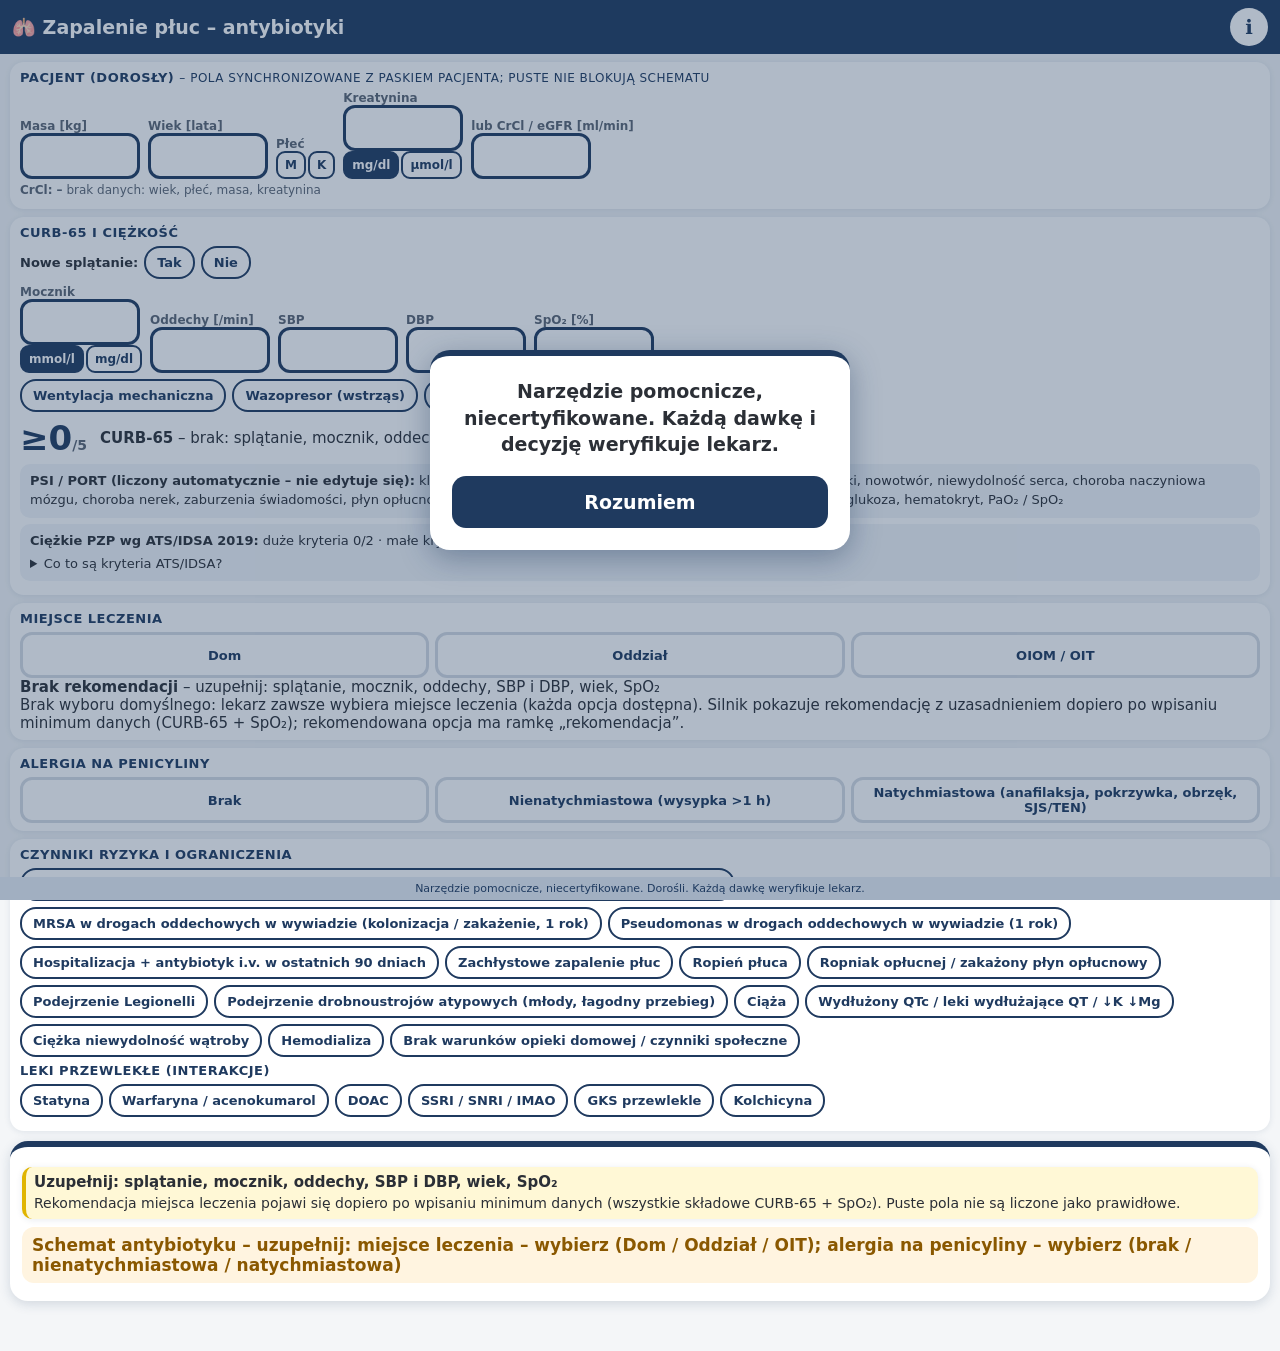
<file: mod/zp/index.html>
<!doctype html><html lang="pl"><head><meta charset="utf-8"><script src="../../storage52.js"></script><meta name="viewport" content="width=device-width,initial-scale=1,viewport-fit=cover"><title>Zapalenie płuc – antybiotykoterapia</title><link rel="stylesheet" href="style.css"></head>
<body><div id="startDisc" role="dialog" aria-modal="true" style="display:none;position:fixed;inset:0;z-index:1000;background:rgba(31,58,95,.35);align-items:center;justify-content:center;padding:20px"><div style="background:#fff;border-radius:20px;padding:22px;max-width:420px;box-shadow:0 8px 30px rgba(31,58,95,.4);border-top:6px solid #1f3a5f;text-align:center;color:#2b2f36"><div style="font-size:19px;font-weight:800;line-height:1.4;margin-bottom:18px">Narzędzie pomocnicze, niecertyfikowane. Każdą dawkę i decyzję weryfikuje lekarz.</div><button id="startDiscOk" style="width:100%;padding:15px;font-size:19px;font-weight:800;border:0;border-radius:14px;color:#fff;background:linear-gradient(120deg,#1f3a5f,#1f3a5f)">Rozumiem</button></div></div><script>(function(){var K='discAccepted_v1:'+document.title,d=document.getElementById('startDisc');var ok=false;try{ok=localStorage.getItem(K)==='1'}catch(e){}if(!ok&&window.parent===window)d.style.display='flex';document.getElementById('startDiscOk').onclick=function(){try{localStorage.setItem(K,'1')}catch(e){}d.style.display='none';};})();</script>
<header><h1>🫁 Zapalenie płuc – antybiotyki</h1><button id="info" class="ib" title="Źródła i decyzje">ℹ</button></header>
<div id="app"></div>
<div id="infoBox" hidden></div>
<div class="disc">Narzędzie pomocnicze, niecertyfikowane. Dorośli. Każdą dawkę weryfikuje lekarz.</div>
<script src="../../calc/cap-severity.js"></script><script src="engine.js"></script><script src="app.js"></script><script src="../../sexguard.js"></script></body></html>
</file>
<file: shell.css>
:root{--fs:16px;--ok:#1e9e4a;--or:#e98a00;--rd:#d81b30;--pk:#1f3a5f;--vi:#1565c0;--bg:#f4f6f8;--tx:#2b2f36}
*{box-sizing:border-box}html{font-size:var(--fs)}body{margin:0;font-family:Segoe UI,Arial,sans-serif;background:var(--bg);color:var(--tx);height:100vh;display:flex;flex-direction:column;overflow:hidden}
header{display:flex;align-items:center;gap:12px;padding:6px 12px;background:#fff;border-bottom:3px solid var(--pk);flex-wrap:wrap}
.brand{font-weight:800;font-size:1.15rem;color:var(--vi);white-space:nowrap}.brand small{font-weight:600;color:var(--pk)}
#pbar{display:flex;align-items:center;gap:10px;flex-wrap:wrap;flex:1 1 560px;min-width:0}
#pbar label{font-weight:700;font-size:.9rem;display:flex;align-items:center;gap:4px}
input{font:inherit;padding:5px 7px;border:2px solid #cfd6df;border-radius:8px;width:5.2em;background:#fff}
#pw{font-size:1.35rem;width:4.2em;font-weight:800;border-color:var(--vi)}
input.bad{border-color:var(--rd);background:#ffe6e9}input.warn{border-color:var(--or);background:#fff3df}
button{font:inherit;cursor:pointer}
.seg button,.tg{border:2px solid #cfd6df;background:#fff;border-radius:8px;padding:4px 9px;font-weight:700}
.seg button.on{background:var(--vi);color:#fff;border-color:var(--vi)}.tg.on{background:var(--or);color:#fff;border-color:var(--or)}
.pill{background:#eef2f6;border-radius:20px;padding:4px 10px;font-weight:700;font-size:.9rem}
#lamp{width:30px;height:30px;border-radius:50%;background:#ddd;border:2px solid #bbb}
#lamp.on{background:var(--rd);border-color:#900;animation:fl .5s infinite alternate;box-shadow:0 0 18px var(--rd)}
@keyframes fl{from{opacity:1}to{opacity:.25}}
#mute{border:0;background:none;font-size:1.4rem}
#wrap{flex:1;display:flex;min-height:0}
#side{width:215px;background:#fff;border-right:1px solid #e5dcf5;overflow:auto;padding:6px}
#side button{display:block;width:100%;text-align:left;border:0;background:none;padding:8px 10px;border-radius:9px;font-weight:700;font-size:.95rem;color:var(--tx)}
#side button.on{background:var(--pk);color:#fff}#side button.soon{color:#aaa;font-weight:500}
#side hr{border:0;border-top:1px solid #eee;margin:6px 0}
#main{flex:1;overflow:auto;padding:14px 18px;position:relative}
#main iframe{border:0;width:100%;height:100%;display:block;background:#fff;border-radius:10px}
#main.fr{padding:0}
h2{margin:.2em 0 .5em;color:var(--vi)}
.row{display:flex;flex-wrap:wrap;gap:10px 16px;align-items:center;margin:6px 0}
.row label{font-weight:700;display:flex;gap:5px;align-items:center}
.box{background:#fff;border-radius:12px;padding:10px 14px;margin:10px 0;border-left:7px solid #ccc;box-shadow:0 1px 4px rgba(31,58,95,.08)}
.box.ok{border-color:var(--ok)}.box.orange{border-color:var(--or)}.box.red{border-color:var(--rd);background:#fff4f5}
.box h3{margin:0 0 4px;font-size:1.05rem}
.big{font-size:1.5rem;font-weight:800}.r{color:var(--rd);font-weight:800}.o{color:var(--or);font-weight:700}.g{color:var(--ok);font-weight:700}
.mut{color:#776;font-size:.85rem}
.tabs button{border:2px solid var(--vi);background:#fff;color:var(--vi);border-radius:10px;padding:6px 14px;font-weight:800;margin-right:6px}
.tabs button.on{background:var(--vi);color:#fff}
.info{float:right;border:0;background:#eef2f6;border-radius:50%;width:32px;height:32px;font-weight:800;color:var(--vi)}
.ov{position:fixed;inset:0;background:rgba(31,58,95,.35);display:flex;align-items:center;justify-content:center;z-index:99}
.dlg{background:#fff;border-radius:18px;padding:22px;max-width:460px;border-top:6px solid var(--pk);text-align:center}
.dlg .big,.dlg button.big{width:100%;padding:12px;border:0;border-radius:12px;color:#fff;background:var(--pk)}
.by{color:var(--pk);font-weight:700;margin-top:-8px}
.disc{font-size:.8rem;color:#887;margin-top:18px}
table.src{font-size:.85rem}ul.src{font-size:.85rem;padding-left:18px}
.dw{background:#fff3c4;color:#7a5600;font-weight:800;padding:0 4px;border-radius:4px}
input[type=checkbox]{width:auto;transform:scale(1.45);margin:0 6px}input[type=range]{width:140px}
select{font:inherit;padding:5px 7px;border:2px solid #cfd6df;border-radius:8px;background:#fff}
.nih{display:grid;grid-template-columns:repeat(auto-fill,minmax(330px,1fr));gap:6px 14px;width:100%}.nih label{justify-content:space-between}.nih select{max-width:210px}
#printArea{display:none}
@media print{@page{size:A4;margin:14mm}html,body{background:#fff!important}body>*:not(#printArea){display:none!important}#printArea{display:block;font:11pt/1.35 Arial,sans-serif;color:#000}
#printArea h1{font-size:15pt;margin:0}#printArea h2{font-size:12pt;margin:10px 0 4px;border-bottom:1px solid #000}#printArea .sub{font-size:9.5pt;margin-bottom:6px}
#printArea table{border-collapse:collapse;width:100%}#printArea th,#printArea td{border:1px solid #888;padding:3px 6px;text-align:left;vertical-align:top}#printArea th{width:32%;background:#eee}
#printArea li{margin:2px 0}#printArea li.red b{text-decoration:underline}#printArea .lines{height:28mm;border-bottom:1px dotted #000}#printArea .sig{display:flex;justify-content:space-between;margin-top:14mm}#printArea .foot{font-size:8pt;margin-top:8mm;color:#444}}
.np{background:#fff4d6}
.pl{font-weight:400;font-size:.82em;color:#6b5a86}

#skBack{display:inline-block;margin:0;z-index:5;position:relative;font:800 20px/1.2 system-ui,sans-serif;background:#111;color:#fff;border:2px solid #fff;border-radius:12px;padding:10px 22px;min-height:50px;box-shadow:0 3px 12px rgba(0,0,0,.35);cursor:pointer}#skBack span{font-weight:600;font-size:16px;opacity:.9}#skBack[hidden]{display:none}
#skBack[hidden],#skHome[hidden]{display:none!important}

.sk-nav{display:flex;gap:10px;flex-wrap:wrap;align-items:center;margin:0 0 10px;position:relative;z-index:5}#main.fr .sk-nav{margin:10px 12px}.sk-nav.bot{margin:18px 0 8px;justify-content:flex-start}#main.fr .sk-nav.bot{margin:8px 12px}
#skHome{font:800 20px/1.2 system-ui,sans-serif;background:#fff;color:#111;border:2.5px solid #111;border-radius:12px;padding:10px 20px;min-height:50px;cursor:pointer}#skHome:hover{background:#111;color:#fff}
#main.fr iframe{height:calc(100% - 150px)}#main #skBack{margin:0}
@media print{.sk-nav{display:none!important}}

@media print{#printArea .brand-h{display:flex;align-items:center;justify-content:flex-end;gap:5mm;border-bottom:0.8pt solid #1f3a5f;padding-bottom:3mm;margin-bottom:4mm}#printArea .brand-h b{display:block;font-size:11.5pt}#printArea .brand-h span{font-size:10.5pt}#printArea .brand-h .bt{margin-left:auto;text-align:right;font-size:9pt;white-space:nowrap}#printArea .brand-h .bt b{font-size:10pt}#printArea .brand-f{margin-top:10mm;border-top:1pt solid #000;padding-top:2mm;font-size:9.5pt}}
@media print{#printArea .pid-h{font-size:10.5pt;border:1pt solid #000;padding:2mm 3mm;margin:0 0 3mm}
#printArea.compact{font-size:9.5pt;line-height:1.25}#printArea.compact h2{font-size:11pt;margin:6px 0 3px}#printArea.compact .rp-text{white-space:pre-wrap}#printArea.compact .sig{margin-top:8mm}#printArea.compact .foot{margin-top:4mm}}
.sk-print{font:800 16px/1.2 system-ui,sans-serif;background:#fff;color:#111;border:2px solid #555;border-radius:12px;padding:10px 16px;min-height:50px;cursor:pointer}
#pbar .pid{display:inline-flex;gap:8px;flex-wrap:wrap;align-items:center;width:100%}#pbar input.bad{background:#ffd9de;border-color:#c00}
@media print{#printArea.compact .rp-text{font-size:8.5pt;line-height:1.2;column-count:2;column-gap:6mm}#printArea.compact table{font-size:9pt}#printArea.compact th,#printArea.compact td{padding:1px 4px}#printArea.compact .src,#printArea.compact .rp-src,#printArea.compact .srcfoot{font-size:7.5pt}}
@media print{#printArea.compact .rp-srcwrap{font-size:7.5pt;line-height:1.2}#printArea.compact .rp-srcwrap h2{font-size:9pt}}

/* 5.2 etap 2 */
table.tb{border-collapse:collapse;width:100%;margin:6px 0;font-size:13px}table.tb td,table.tb th{border:1px solid #ccc;padding:3px 5px;text-align:left}table.tb tr.def{background:#fff4d6}
.ptstrip{background:#eef4ff;border:1px solid #9bb6e8;border-radius:10px;padding:6px 10px;margin:6px 0;font-size:14px}
.tabPrint{margin:4px 0 8px}
.cultrow{display:flex;gap:8px;align-items:center;flex-wrap:wrap}.cultrow .ctm{width:110px}
@media print{.ptstrip,.tabPrint{display:none}}
/* 5.2 etap 4 – Kalkulatory */
.kk-disc{font-size:.85em;color:#555}#kk-q{width:100%;box-sizing:border-box;padding:.55em;margin:.4em 0 .6em;font-size:1em}
.kk-g{margin:.5em 0 .8em;border-top:1px solid #ddd;padding-top:.3em}.kk-g h3{margin:.2em 0 .35em;font-size:1em}
.kk-chips{display:flex;flex-wrap:wrap;gap:.35em}.kk-chip{border:1px solid #9ab;background:#f4f8fb;border-radius:1em;padding:.35em .75em;cursor:pointer;text-align:left;font-size:.92em}
.kk-chip.on{background:#1f5f8b;color:#fff;border-color:#1f5f8b}.kk-links{margin-top:.35em;font-size:.85em}.kk-link{border:0;background:none;color:#1f5f8b;text-decoration:underline;cursor:pointer;padding:.1em .3em}
.kk-panel{border:2px solid #1f5f8b;border-radius:.5em;padding:.6em .8em;margin:.8em 0;background:#fff}.kk-panel h3{margin:.1em 0 .3em}.kk-d{font-size:.9em;color:#444}
.kk-fields{display:grid;grid-template-columns:repeat(auto-fill,minmax(260px,1fr));gap:.45em .9em}.kk-h{grid-column:1/-1;font-weight:700;margin-top:.4em;border-bottom:1px solid #eee}
.kk-f{display:flex;flex-direction:column;gap:.15em;font-size:.92em}.kk-f select,.kk-in input{padding:.4em;font-size:1em;max-width:100%}.kk-in{display:flex;gap:.3em;align-items:center}.kk-in input{flex:1;min-width:5em}
.kk-y{grid-column:1/-1;display:flex;gap:.45em;align-items:flex-start;font-size:.92em}.kk-y input{margin-top:.2em;transform:scale(1.15)}.kk-pts{color:#1f5f8b;font-weight:700}
.kk-bar{font-size:.75em;background:#e3f1e3;color:#245;border-radius:.6em;padding:0 .4em}.kk-opt{font-size:.8em;color:#777}.kk-unit{color:#555}
.kk-res{margin:.7em 0 .4em;padding:.55em .7em;border-radius:.4em;border-left:6px solid #888;background:#f5f5f5}.kk-res p{margin:.3em 0}.kk-v{font-size:1.25em;font-weight:700}
.kk-red{border-color:#c62828;background:#fdecea}.kk-orange{border-color:#ef8f00;background:#fff4e0}.kk-green{border-color:#2e7d32;background:#e8f5e9}.kk-miss{border-color:#999;color:#555}.kk-err{border-color:#c62828;background:#fdecea}
.kk-rows{border-collapse:collapse;font-size:.88em;margin:.3em 0}.kk-rows td{border-bottom:1px solid #eee;padding:.2em .5em;vertical-align:top}.kk-src{font-size:.8em;color:#555}.kk-act{display:flex;flex-wrap:wrap;gap:.5em;align-items:center}
body.dark .kk-panel,html.dark .kk-panel{background:inherit}
.kk-susp-t{color:#c62828;font-weight:700}.kk-susp{border-color:#c62828;background:#fdecea}.kk-chip-susp{border-color:#c62828;color:#c62828;background:#fff}.kk-chip-susp.on{background:#c62828;color:#fff}
.kk-panel-susp{border-color:#c62828}.kk-panel-susp input:disabled,.kk-panel-susp select:disabled{background:#eee;color:#888;cursor:not-allowed}

.kk-url{margin:.3em 0;font-size:.9em}.kk-url a{font-weight:600}.kk-urlu{color:#666;font-size:.85em;word-break:break-all}.kk-go{margin-left:.4em;cursor:pointer}

/* pilot AI – Epikryza */
.ai-epi{background:#f5f8ff;border:1px solid #c5d3f0;border-radius:12px;padding:8px 12px;margin:8px 0}
.ai-head{display:flex;flex-wrap:wrap;align-items:center;gap:8px}
.ai-btn{font-weight:700;padding:7px 14px;border-radius:10px;border:1px solid #3949ab;background:#3949ab;color:#fff;cursor:pointer}
.ai-btn[disabled]{background:#ccc;border-color:#bbb;color:#666;cursor:not-allowed}
.ai-pilot{font-size:.75em;font-weight:700;color:#3949ab;border:1px solid #3949ab;border-radius:6px;padding:0 5px}
.ai-why{color:#8a5a00;font-size:.9em}
.ai-step,.ai-out{margin-top:8px}.ai-lbl{display:block;font-size:.92em}
.ai-epi textarea{width:100%;box-sizing:border-box;font:inherit;font-size:.95em;margin-top:4px;padding:6px;border:1px solid #b8c2d8;border-radius:8px}
.ai-epi pre{white-space:pre-wrap;font-size:.85em;background:#fff;border:1px solid #dde;border-radius:8px;padding:6px;max-height:320px;overflow:auto}
.ai-act{display:flex;flex-wrap:wrap;gap:8px;align-items:center;margin:6px 0}.ai-act button{padding:5px 12px;border-radius:8px;border:1px solid #8a94b0;background:#fff;cursor:pointer}
.ai-send{background:#2e7d32!important;color:#fff;border-color:#2e7d32!important;font-weight:700}
.ai-warn{color:#c62828;font-weight:700;margin:4px 0}.ai-err{color:#c62828;font-weight:600;margin:6px 0}
.ai-notes summary{font-weight:700;color:#8a5a00;cursor:pointer}
@media print{.ai-epi,.ai-set{display:none!important}}

/* Krwawienie z górnego odcinka PP — wynik gastroskopii */
.gi-wrap{width:100%;flex-basis:100%;box-sizing:border-box}
.gi-grid{display:block;width:100%}
.gi-box{width:100%;box-sizing:border-box}
.gi-lab{display:flex;flex-direction:column;align-items:stretch;font-weight:700;width:100%;gap:6px}
.gi-lab strong{display:block;font-size:1.12rem;color:#123;margin:0}
.gi-box textarea#gastro{width:100%;min-height:200px;box-sizing:border-box;font-size:16px;line-height:1.45;padding:10px;border:2px solid #1a4a6a;border-radius:10px;resize:vertical;font-family:inherit;background:#fff}
.gi-actions{display:flex;flex-wrap:wrap;gap:8px;align-items:center;margin:8px 0}
.gi-btn{background:#1a4a6a;color:#fff;border:0;border-radius:8px;padding:10px 18px;font-weight:700;font-size:1rem;cursor:pointer}
.gi-btn:active{opacity:.9}
.gi-sum{margin-top:10px;width:100%;box-sizing:border-box}
.gi-sum h3{margin:4px 0 8px;font-size:1.05rem}
.gi-les{border:1px solid #c7dce3;border-radius:8px;padding:8px;margin:6px 0;background:#f7fbfd}
.gi-les-h{font-weight:700;margin-bottom:4px;color:#1a4a6a}
.gi-les-row{display:flex;flex-wrap:wrap;gap:8px}
.gi-les-row label{flex:1 1 140px;display:flex;flex-wrap:wrap;gap:4px;align-items:center}
.gi-les-row input,.gi-les-row select{min-width:0;flex:1 1 90px;font-size:16px;padding:6px;border:1px solid #b8c2d8;border-radius:6px}
.gi-hem{display:flex;flex-wrap:wrap;gap:8px 14px;align-items:center;margin-top:8px}
.gi-hem label{font-weight:600}
.gi-pre{white-space:pre-wrap;font-family:inherit;font-size:.95rem;line-height:1.5;margin:0;overflow-wrap:anywhere;word-break:break-word}
.tabs{display:flex;flex-wrap:wrap;gap:6px}
@media(min-width:1000px){
  .gi-grid{display:grid;grid-template-columns:1fr 1fr;gap:16px;align-items:start}
  .gi-box textarea#gastro{min-height:280px}
}

/* fix19: własny wydruk modułu (format sekcji) – jedna kolumna, czytelne dawki */
#printArea .rp-sect{white-space:pre-wrap;column-count:1!important;font-size:10pt!important;line-height:1.35!important}#printArea .rp-sect .rp-h{display:inline-block;margin-top:3px;font-weight:800}@media print{#printArea.compact .rp-sect{column-count:1!important;font-size:9.5pt!important;line-height:1.3!important}}
/* fix26: SCORE2 / SCORE2-OP (HeartScore) – pola wymagane, ostrzeżenie, przycisk „Oblicz” */
.kk-req{color:#c62828;font-weight:700}
.kk-warn{border:2px solid #e65100;background:#fff3e0;color:#5d2a00;border-radius:8px;padding:.6em .8em;margin:.5em 0;font-weight:400;line-height:1.45}
.kk-leg{font-size:.92em;margin:.3em 0}
.kk-act-go{margin:.4em 0 .6em}
.kk-go-btn{font-size:1.1em;font-weight:700;padding:.55em 1.6em;background:#1565c0;color:#fff;border:0;border-radius:8px;cursor:pointer;min-height:44px}
.kk-go-btn:hover{background:#0d47a1}
.kk-wait{color:#555;font-style:italic}
/* fix27: Zatrucia – karty leków (dawka, przygotowanie, pompa, źródło) */
.t3-dose{background:#fff;border:1px solid #d8dee6;border-left:4px solid #b71c1c;border-radius:8px;padding:.55em .8em;margin:.5em 0;color:#1d2733;line-height:1.45;overflow-wrap:anywhere}
.t3-dose>div{margin:.15em 0}
.t3-dn{font-weight:700;font-size:1.05em}

/* fix29: Kreator przetoczenia */
.kr{margin:8px 0}.kr-step{border:1px solid #d5e0e5;border-radius:10px;padding:8px 10px;margin:6px 0;opacity:.55;background:#fafcfd}.kr-step.kr-done{opacity:1}.kr-step.kr-act{opacity:1;border:2px solid #e7ad44;background:#fffaf0;box-shadow:0 0 0 3px #e7ad4433}.kr-t{font-weight:700;margin-bottom:6px}.kr-opts{display:flex;flex-wrap:wrap;gap:6px}.kr-tile{border:2px solid var(--vi);background:#fff;color:var(--vi);border-radius:10px;padding:8px 12px;font-weight:700;cursor:pointer;text-align:left;max-width:340px}.kr-tile.on{background:var(--vi);color:#fff}.kr-src{font-size:.75rem;margin-top:8px}
</file>
<file: advanced.css>
:root{--vi:#125469;--pk:#1f8d9a;--bg:#edf2f4;--tx:#182e3b;--fs:16px}
body{font-family:Inter,"Segoe UI",Arial,sans-serif}header{padding:12px 18px;border-bottom:1px solid #d5e1e5;gap:12px;background:#fff}.brand{font-size:1.1rem;letter-spacing:-.025em}.brand small{display:block;font-size:.7rem;color:#607786;letter-spacing:.02em}#pbar{gap:8px}#pbar label{font-size:.76rem}#pw{font-size:1rem;width:4.4em}#pbar input{border-width:1px;border-color:#c4d4da;padding:6px}#pbar .tg,.seg button{font-size:.78rem;border-width:1px;border-color:#c4d4da}.pill{font-size:.76rem;background:#eef4f6}#nextPt{font-size:.76rem;background:#f3f8f9;border:1px solid #c4d4da}#pinModule{font-size:.75rem;border:1px solid #c4d4da}#lamp{width:19px;height:19px}#mute{font-size:1rem}.connection-state{font-size:.68rem;color:#426d68}
#sidebar{width:240px;min-width:240px;background:#112c3d;display:flex;flex-direction:column;overflow:auto;color:#c0d4dd}#side{width:auto;background:transparent;border:0;overflow:visible;padding:0 12px 20px}#side button{color:#c0d4dd;padding:10px 12px;font-size:.84rem;font-weight:500;margin:2px 0}#side button.on{background:#225066;color:#fff}#side button:hover{background:#1b4054}#side button[hidden]{display:none}#side button.is-favorite::after{content:'★';float:right;color:#e4c678}#side hr{border-color:#2b4858;margin:12px 0}.nav-tools{padding:24px 18px 12px}.nav-tools label{display:flex;justify-content:space-between;font-size:.62rem;letter-spacing:.13em;color:#8babbc}.nav-tools kbd{border:1px solid #587080;padding:0 5px;border-radius:3px}.nav-tools input{display:block;width:100%;margin:10px 0;background:#1b3b4d;border:1px solid #36596b;color:#fff;font-size:.85rem}.nav-tools input::placeholder{color:#99b3c2}.nav-tools button{color:#bcd4e0;border:1px solid #476575;background:transparent;border-radius:6px;padding:5px 10px;font-size:.75rem}.nav-tools button[aria-pressed=true]{background:#40616d}.nav-foot{font-size:.66rem;line-height:1.8;padding:16px 22px;margin-top:auto;border-top:1px solid #2b4858;color:#86a5b6}#navEmpty{font-size:.8rem}#main{padding:30px 36px}#main>h2{font-size:1.7rem;letter-spacing:-.04em;line-height:1.2}#main.fr{padding:14px}.dash-top{display:block;margin:0;}.dash-tt{min-width:0;}
.eyebrow{color:#64818f;font-size:.65rem;font-weight:700;letter-spacing:.16em;margin-bottom:14px}.lead{color:#5b7380;font-size:.95rem;margin:12px 0 26px}.hero-grid{display:grid;grid-template-columns:1fr 1fr;gap:18px;margin-bottom:32px}.hero-tile{border:0;background:#163f56;color:#fff;text-align:left;padding:28px;border-radius:14px;min-height:210px}.hero-tile.teal{background:#dcece8;color:#18504c}.hero-tile>span{font-size:.62rem;letter-spacing:.15em;opacity:.75}.hero-tile h3{font-size:1.5rem;margin:20px 0 10px;letter-spacing:-.04em}.hero-tile p{font-size:.85rem;opacity:.8}.hero-tile b{display:block;margin-top:24px;font-size:.8rem}.section-title{display:flex;justify-content:space-between;align-items:center}.section-title h3{font-size:1rem}.section-title>span{font-size:.75rem;color:#607986}.module-grid{display:grid;grid-template-columns:repeat(auto-fill,minmax(180px,1fr));gap:12px;margin:12px 0 26px}.module-tile{background:white;border:1px solid #d9e4e7;border-radius:10px;padding:18px;text-align:left;min-height:120px}.module-tile:hover{border-color:#1f8d9a;box-shadow:0 3px 12px #1233480c}.module-tile>span{display:block;font-size:1.2rem;margin-bottom:12px}.module-tile b{display:block;font-size:.9rem;color:#193f50}.module-tile small{display:block;margin-top:10px;font-size:.7rem;color:#6a828d}.notice{font-size:.8rem;line-height:1.6;color:#385a68;border:1px solid #cedee3;background:#f8fbfc;border-radius:8px;padding:14px 18px;margin:16px 0 22px}.box{border-radius:9px;border-left-width:4px;padding:16px;box-shadow:0 1px 2px #213b4d0a}button:focus-visible,a:focus-visible,input:focus-visible,select:focus-visible,textarea:focus-visible{outline:3px solid #e7ad44;outline-offset:3px}button:disabled{opacity:.45;cursor:not-allowed}.wb-toolbar{display:flex;gap:10px;align-items:center;flex-wrap:wrap;margin:18px 0}.wb-toolbar label{font-size:.8rem}.wb-toolbar button,.wb-toolbar select{font-size:.8rem}.wb-toolbar .tg{border:1px solid #b9ccd3;padding:9px 13px}.wb-tabs{display:flex;gap:6px;border-bottom:1px solid #ccdce2;margin-top:25px;margin-bottom:22px}.wb-tabs button{border:0;border-radius:7px 7px 0 0;padding:12px 16px;background:#e0e9ed;color:#476573;font-size:.83rem}.wb-tabs button.on{background:#164d63;color:white}.wb-field{display:block;font-size:.83rem;font-weight:600;margin-bottom:18px}.wb-field textarea{display:block;width:100%;margin-top:8px;padding:14px 16px;min-height:110px;resize:vertical;font:400 .93rem/1.65 "Segoe UI",Arial,sans-serif;border:1px solid #c6d7de;border-radius:9px;color:#193644;background:#fff}.primary-action,.button-link{display:inline-block;border:0;border-radius:7px;background:#16556b;color:white;font-weight:600;padding:12px 18px;font-size:.85rem;text-decoration:none}.accept-line{display:flex;gap:8px;align-items:center;margin:18px 0;font-size:.85rem}.wb-status{min-height:24px;color:#25645c;font-size:.8rem}.file-button{padding:8px 12px;border:1px solid #b9ccd3;border-radius:7px;cursor:pointer;background:white}.file-button input{display:block;width:180px;border:0;padding:0;font-size:.7rem;margin-top:5px}.trend-fields{display:grid;grid-template-columns:repeat(4,1fr);gap:14px;margin-bottom:18px}.trend-fields label{font-size:.78rem}.trend-fields input{width:100%;display:block;margin-top:8px;border:1px solid #c6d7de}.trend-summary{display:flex;gap:20px;flex-wrap:wrap;background:#fff;padding:18px;border:1px solid #d6e2e7;border-radius:8px;font-size:.85rem}.trend-chart{width:100%;max-height:340px;background:#fff;margin-top:14px;border:1px solid #d6e2e7;border-radius:10px}.trend-chart text{font:12px "Segoe UI",sans-serif;fill:#375a68}.results-table{width:100%;border-collapse:collapse;background:white;font-size:.85rem}.results-table th,.results-table td{text-align:left;border-bottom:1px solid #d9e5ea;padding:12px}.results-table th{background:#e3ecef}#mobileMenu{display:none}.tabs{display:flex;flex-wrap:wrap;gap:5px}.tabs button{font-size:.8rem;border-width:1px;margin:0}
@media(min-width:1500px){#main{padding:38px 6vw}}@media(max-width:1100px){#main{padding:24px}#sidebar{width:215px;min-width:215px}.hero-tile{padding:22px}.connection-state{display:none}}@media(max-width:760px){header{padding:8px 10px;gap:7px}.brand{font-size:.95rem}#mobileMenu{display:block;font-size:.75rem;border:1px solid #b9ccd3}#sidebar{display:none;position:absolute;top:0;bottom:0;left:0;z-index:40;width:260px}#wrap{position:relative}.nav-open #sidebar{display:flex;box-shadow:16px 0 40px #112c3d40}#main{padding:20px 14px}#main>h2{font-size:1.4rem}.hero-grid{grid-template-columns:1fr;gap:12px}.hero-tile{min-height:175px;padding:22px}.hero-tile h3{font-size:1.3rem;margin-top:15px}.hero-tile b{margin-top:18px}.module-grid{grid-template-columns:repeat(2,minmax(0,1fr));gap:8px}.module-tile{padding:14px}.trend-fields{grid-template-columns:repeat(2,1fr)}.wb-tabs{gap:3px}.wb-tabs button{font-size:.7rem;padding:10px 8px}.wb-toolbar{gap:8px}#pinModule{font-size:.65rem}#pbar{order:10;flex-basis:100%;gap:6px}#pbar .tgs{display:flex;gap:4px;flex-wrap:wrap}#pbar input{width:4.5em}#pbar #pw{width:4.5em}#main.fr{padding:0}.results-table{font-size:.75rem}.results-table td,.results-table th{padding:8px}.nav-tools{padding-top:18px}}@media(prefers-reduced-motion:reduce){*{animation:none!important;scroll-behavior:auto!important}}@media print{#printArea{white-space:pre-wrap!important}body{height:auto;overflow:visible}}
/* Rejestr leczenia i potwierdzanie rzeczywistych czynności. */
.treatment-workspace h2{font-size:1.55rem;letter-spacing:-.035em}.action-card{border:1px solid #ccdce3;background:white;border-radius:11px;padding:18px;margin:14px 0}.action-card-head{display:flex;justify-content:space-between;align-items:center;gap:14px;flex-wrap:wrap}.action-card h3{margin:0;color:#164d63;font-size:1rem}.action-badge{font-size:.73rem;font-weight:600;background:#e5eff2;border:1px solid #c7dce3;border-radius:20px;padding:6px 10px}.action-details{font-size:.85rem;line-height:1.7;white-space:pre-wrap;overflow-wrap:anywhere;color:#4b6571}.action-checks{display:flex;flex-wrap:wrap;gap:10px 20px;margin:18px 0}.action-checks label{display:flex;align-items:center;gap:6px;font-size:.8rem;cursor:pointer;background:#f3f7f8;border:1px solid #d5e2e7;padding:9px 12px;border-radius:7px}.action-checks input{margin:0 3px;transform:none}.action-card details{font-size:.77rem;color:#577381;margin-top:14px}.action-card summary{cursor:pointer}.event-history{border-left:3px solid #b3cdd5;padding:12px;margin:12px 0;background:#f7fafb;line-height:1.65;overflow-wrap:anywhere}.event-history .tg{font-size:.72rem;margin-top:7px}.event-void{border-color:#c9a8a8;color:#805858;background:#fcf7f7}.action-editor{border:2px solid #5b9cae;border-radius:12px;background:#f8fcfd;padding:20px;margin:20px 0}.action-editor h3{margin-top:0;font-size:1rem}.action-editor>p{font-size:.84rem;line-height:1.65}.action-editor label{font-size:.78rem;display:block}.action-editor select,.action-editor input:not([type=checkbox]){display:block;width:100%;margin-top:7px;font-size:.88rem;border:1px solid #b8cfd8;padding:9px;background:white;min-width:0}.action-editor input[readonly]{background:#eaf0f3}.action-inputs{display:grid;grid-template-columns:repeat(2,minmax(0,1fr));gap:14px;margin:18px 0}.action-inputs label[hidden]{display:none!important}.action-time{display:grid;grid-template-columns:1fr 1fr;gap:16px;margin:18px 0}.action-editor .accept-line{display:flex;line-height:1.6;font-weight:600}.action-editor [data-editor-status]{color:#8b2c2c;font-size:.82rem}.treatment-workspace .wb-field textarea{min-height:170px}.action-editor .tg{font-size:.82rem}.treatment-workspace .mut{font-size:.76rem}.wb-tabs{flex-wrap:wrap}#wb-actions h2{font-size:1.25rem}.treatment-workspace [data-confirmed-output]{font-size:.84rem;line-height:1.8}
@media(max-width:760px){.action-inputs,.action-time{grid-template-columns:1fr}.action-editor{padding:14px}.action-card{padding:14px}.action-checks{gap:7px}.action-checks label{padding:9px;font-size:.75rem}.action-badge{font-size:.68rem}.treatment-workspace h2{font-size:1.25rem}}
/* Clinical modules 4.2 */
.clinical-group{border:1px solid #d8e3e9;border-radius:13px;background:#fff;margin:18px 0;padding:18px 20px 20px}.clinical-group legend{font-size:15px;font-weight:750;color:#254354;padding:0 8px}.clinical-grid{display:grid;grid-template-columns:repeat(auto-fit,minmax(240px,1fr));gap:15px 22px}.clinical-field{display:flex;flex-direction:column;gap:7px;font-size:13px;line-height:1.5;min-width:0;color:#344f60}.clinical-field>span{display:flex;align-items:center;gap:8px}.clinical-field input{width:110px!important;max-width:100%;background:#f8fafc;border:1px solid #c7d6df;border-radius:7px;padding:10px 11px!important;color:#173243;font-size:17px;font-variant-numeric:tabular-nums}.clinical-field input[type=datetime-local]{width:225px!important}.clinical-field select{width:100%;min-height:42px;white-space:normal;font-size:13px;max-width:100%;background:#f8fafc;border:1px solid #c7d6df;border-radius:7px;padding:7px;color:#173243}.clinical-field small{font-size:11px;line-height:1.35;color:#607482}.clinical-check{display:flex;align-items:flex-start;gap:8px;font-size:13px;line-height:1.7;margin:12px 0}.clinical-check input{flex:none;width:17px;height:17px;margin-top:4px;accent-color:#0c7c80}.clinical-invalid{color:#a31f30;font-size:14px}.clinical-field [aria-invalid=true]{border:2px solid #c42539;background:#fff1f2}.clinical-result{border:1px solid #dbe5eb;border-left:4px solid #527685;background:#fff;border-radius:10px;padding:19px 22px;margin:17px 0;font-size:14px;line-height:1.75;overflow-wrap:anywhere}.clinical-result h3{font-size:17px;line-height:1.45;margin:0 0 10px;color:#213e50}.clinical-result p{margin:9px 0}.clinical-result.orange{border-left-color:#d28b26;background:#fffaf0}.clinical-result.red{border:2px solid #bc283c;border-left:7px solid #bc283c;background:#fff1f2;color:#7b1729}.clinical-result.red h3{color:#9c152c}.clinical-number{font-size:25px;line-height:1.5;font-weight:750;display:block;color:inherit;font-variant-numeric:tabular-nums}.clinical-equation{background:#eef4f7;border-radius:6px;padding:9px 12px;font-family:ui-monospace,monospace;font-size:12px;white-space:normal}.clinical-table{overflow:auto;margin:13px 0;border-radius:8px;border:1px solid #dbe5eb}.clinical-table table{border-collapse:collapse;width:100%;font-size:12px;line-height:1.6;background:#fff}.clinical-table th{text-align:left;background:#edf3f6;color:#375869;font-weight:750;padding:11px 13px;border-bottom:1px solid #ccdce4}.clinical-table td{padding:11px 13px;border-bottom:1px solid #e3ebf0;vertical-align:top;min-width:95px}.clinical-table tr:last-child td{border-bottom:0}.clinical-out>.primary-action{margin:8px 6px 8px 0;font-size:13px}.clinical-sources{border-top:1px solid #d5e0e7;padding:15px 0;font-size:12px;line-height:1.8;margin-top:20px}.clinical-sources summary{cursor:pointer;font-weight:700;color:#426274}.clinical-sources a,.clinical-result a{color:#086d7e;text-decoration:underline}.clinical-tabs{flex-wrap:wrap}.clinical-tabs button{font-size:12px;padding:11px 13px}.mushroom-grid{display:grid;grid-template-columns:repeat(auto-fit,minmax(280px,1fr));gap:20px;margin:20px 0}.mushroom-card{border:1px solid #d6e2e9;border-radius:12px;padding:18px;background:#fff;line-height:1.6}.mushroom-card h3{margin:0;font-size:17px}.mushroom-card p{font-size:13px}.mushroom-card img{display:block;width:100%;height:280px;object-fit:contain;background:#eff3f4;border-radius:8px}.mushroom-card small{font-size:11px;color:#5d7181}.mushroom-card a{color:#096c7c}.clinical-out button[disabled]{opacity:.45;cursor:not-allowed}@media(max-width:700px){.clinical-grid{grid-template-columns:1fr}.clinical-group{padding:12px}.clinical-result{padding:14px}.clinical-number{font-size:21px}.mushroom-grid{grid-template-columns:1fr}}

.wb-field{margin-bottom:6px}.wb-mini{margin:6px 0}

/* 4.4 — ICD-10 / ICD-9 */
.icd-tabs{margin-top:18px}.icd-q{display:block;width:100%;max-width:760px;font-size:1rem;padding:12px 14px;border:1px solid #9fbac5;border-radius:9px;background:#fff;margin:6px 0 8px;color:#193644}
.icd-note{font-size:.8rem;line-height:1.6;color:#5a4a1d}.icd-note:not(:empty){background:#fff8e6;border:1px solid #e8d49a;border-radius:8px;padding:10px 14px;margin:8px 0;max-width:760px}
.icd-res{max-width:900px}.icd-h{font-size:.82rem;letter-spacing:.06em;color:#4b6571;margin:18px 0 6px;text-transform:uppercase}.icd-subhead{font-size:.74rem;color:#6a828d;margin:14px 0 4px;border-top:1px dashed #c6d7de;padding-top:8px}
.icd-item{border:1px solid #d3e0e5;border-radius:8px;background:#fff;margin:5px 0;display:flex;flex-wrap:wrap;align-items:stretch}.icd-item:hover{border-color:#5b9cae}
.icd-main{flex:1 1 320px;display:flex;gap:12px;align-items:baseline;text-align:left;border:0;background:none;padding:10px 12px;font-size:.9rem;color:#193644;cursor:pointer;border-radius:8px}
.icd-code{flex:0 0 78px;color:#164d63;font-variant-numeric:tabular-nums}.icd-name{flex:1}
.icd-badge{font-style:normal;font-size:.68rem;border:1px solid #c7a0a0;color:#7c3a3a;border-radius:10px;padding:1px 7px;white-space:nowrap}.icd-head{border-color:#b7c7ce;color:#5c7886}
.icd-nonleaf{background:#f5f8f9}.icd-nonleaf .icd-name{color:#4d6772}
.icd-sub{border:0;border-left:1px solid #e0e9ed;background:none;font-size:.74rem;color:#2c6a80;padding:0 12px;cursor:pointer}
.icd-extra{flex:1 0 100%;border-top:1px solid #e0e9ed;padding:10px 14px 14px;background:#f8fbfc;border-radius:0 0 8px 8px;font-size:.83rem}.icd-extra[hidden]{display:none}
.icd-ec h4{margin:4px 0 8px;font-size:.88rem;color:#164d63}.icd-glabel{font-size:.74rem;font-weight:700;color:#4b6571;margin:10px 0 3px}
.icd-cause{display:block;width:100%;text-align:left;border:1px solid #cfdde3;background:#fff;border-radius:6px;padding:6px 10px;margin:3px 0;font-size:.8rem;color:#193644;cursor:pointer}.icd-cause:hover{border-color:#5b9cae;background:#eef6f8}.icd-cause b{color:#164d63;margin-right:6px}
.icd-linkbtn{border:0;background:none;color:#2c6a80;font-size:.76rem;padding:4px 0;cursor:pointer;text-decoration:underline}
.icd-pair{margin-top:10px;border:2px solid #5b9cae;border-radius:8px;background:#fff;padding:10px 14px}.icd-pair pre{margin:6px 0;white-space:pre-wrap;font:inherit;font-size:.82rem}
.icd-dagger{border-left:3px solid #c7a0a0;padding:6px 10px;margin-bottom:8px;background:#fff}.icd-ref{display:block;margin:3px 0}
.icd-wrap{position:relative}.icd-bar{margin:4px 0}.icd-barhint{font-size:.74rem}
.icd-pop{position:absolute;left:0;right:0;top:100%;margin-top:2px;z-index:30;background:#fff;border:1px solid #5b9cae;border-radius:9px;box-shadow:0 8px 28px #1233482e;max-height:330px;overflow:auto}.icd-pop[hidden]{display:none}
.icd-pop-h{font-size:.74rem;color:#5b7380;padding:8px 12px;background:#f1f6f8;border-bottom:1px solid #e0e9ed}
.icd-opt{display:block;width:100%;text-align:left;border:0;border-bottom:1px solid #eef3f5;background:#fff;padding:8px 12px;font-size:.85rem;color:#193644;cursor:pointer}.icd-opt b{color:#164d63;margin-right:6px}.icd-opt:hover,.icd-opt.on{background:#e3f0f4}.icd-skip{color:#5b7380;font-size:.78rem}
@media(max-width:760px){.icd-code{flex-basis:64px}.icd-main{flex-basis:100%}}
details.icd-group>summary{cursor:pointer}details.icd-group[open]>summary{margin-bottom:4px}
/* ---- 5.0: GCS ---- */
.gcsfield{display:block;width:100%}.gcsw{display:block}.gcs-box{border:1px solid #c9d8de;border-radius:10px;padding:8px 10px;background:#fff;margin:6px 0}
.gcs-row{display:flex;flex-wrap:wrap;gap:5px;align-items:center;margin:5px 0}.gcs-h{min-width:9.5em;font-weight:700;font-size:.85rem;color:#335}
.gcs-b{border:1px solid #9fbac5;background:#fff;border-radius:8px;padding:5px 9px;font-size:.85rem;cursor:pointer}.gcs-b b{color:#125469}.gcs-b.on{background:#125469;color:#fff;border-color:#125469}.gcs-b.on b{color:#fff}
.gcs-sum{margin-top:6px;font-size:1rem}.gcs-clr[disabled]{opacity:.4}
/* ---- 5.0: bilans płynów, wykonane, raport ---- */
.fl-top{display:flex;flex-wrap:wrap;gap:10px 18px;align-items:center;margin:10px 0}.fl-sum{display:grid;grid-template-columns:repeat(auto-fit,minmax(150px,1fr));gap:10px;margin:12px 0}
.fl-n{background:#fff;border:1px solid #cfdde3;border-radius:12px;padding:10px 12px;display:flex;flex-direction:column}.fl-n span{font-size:.75rem;color:#51697a;text-transform:uppercase;letter-spacing:.04em}.fl-n b{font-size:1.45rem;color:#112c3d}.fl-n small{color:#51697a}
.fl-bal{border-width:2px;border-color:#125469}.fl-bal.pos b{color:#0b6b3a}.fl-bal.neg b{color:#b3261e}
.fl-grid{display:grid;grid-template-columns:repeat(auto-fit,minmax(260px,1fr));gap:12px}.fl-card{background:#fff;border:1px solid #cfdde3;border-radius:12px;padding:10px 12px}.fl-card h3{margin:0 0 8px}
.fl-types,.fl-amt,.fl-cust{display:flex;flex-wrap:wrap;gap:6px;margin:6px 0}.fl-b{border:1px solid #9fbac5;background:#f4f9fb;border-radius:9px;padding:9px 12px;font-weight:700;cursor:pointer;min-width:5.2em}.fl-b:active{background:#125469;color:#fff}
.fl-ur .fl-b,.fl-lo .fl-b{background:#fff6ec}.fl-cust input,.fl-other{max-width:11em}.fl-table,.dn-table{width:100%;border-collapse:collapse}.fl-table td,.dn-table td{border-bottom:1px solid #e0e8ec;padding:4px 6px}.fl-v{font-weight:700;text-align:right;white-space:nowrap}
.dn-card{background:#fff;border:1px solid #cfdde3;border-radius:12px;padding:10px 12px;margin:10px 0}.dn-card h4{margin:0 0 8px}.dn-time{margin:8px 0}
.dn-tiles{display:grid;grid-template-columns:repeat(auto-fill,minmax(210px,1fr));gap:8px}.dn-tile{border:1px solid #cfdde3;border-radius:10px;padding:8px;background:#f8fbfc}.dn-vars{display:flex;flex-wrap:wrap;gap:5px;margin-top:6px}
.dn-v,.dn-icdb{border:1px solid #9fbac5;background:#fff;border-radius:8px;padding:7px 10px;cursor:pointer;text-align:left}.dn-v:hover,.dn-icdb:hover{background:#125469;color:#fff}.dn-icd{display:flex;flex-direction:column;gap:4px;margin-top:8px;max-width:760px}.dn-icdb.nonleaf{opacity:.7}
.dn-ask{margin-top:6px;display:flex;flex-direction:column;gap:5px}.dn-free{display:flex;gap:8px;flex-wrap:wrap}.dn-free input{flex:1;min-width:14em;max-width:34em}.dn-etxt{width:100%;max-width:46em}
#pbmi.pill{white-space:nowrap}#ph{width:4.2em}
#printArea .rp-text{white-space:pre-wrap;border:1px solid #888;padding:6px 8px;margin:4px 0;font-size:10.5pt}#printArea h3{font-size:11pt;margin:8px 0 3px}
#main .dn-et{min-width:8.6em!important;width:8.6em!important}#main #dn-t{min-width:8.6em!important}
/* 5.0-D: O programie / źródła */
.ab-tabs{display:flex;flex-wrap:wrap;gap:6px;margin:8px 0}.ab-tabs button{padding:8px 12px;border:1px solid #b8c2cf;border-radius:8px;background:#fff;cursor:pointer;font-size:.95rem}.ab-tabs button.on{background:#1f3a5f;color:#fff;border-color:#1f3a5f}
.ab-t td,.ab-t th{font-size:.85rem}.ab-t a{word-break:break-word}.ab-src li,.ab-todo li{margin:4px 0;line-height:1.35}.ab-area{border-left:4px solid #b8c2cf;padding:4px 10px;margin:8px 0}
.ab-lf{margin:10px 0}.ab-lf input{width:min(560px,100%);padding:7px;border:1px solid #bbb;border-radius:6px}.ab-lf input.bad{border-color:#d81b30;background:#fff1f2}.ab-dash{margin-top:12px}
#printArea .ab-t td,#printArea .ab-t th{font-size:9pt}

#dn-ord{width:100%;min-height:8em;font:16px/1.4 ui-monospace,monospace;border:2px solid #111;border-radius:8px;padding:8px;box-sizing:border-box}.dn-ord{width:100%;border-collapse:collapse;margin:8px 0;font-size:16px}.dn-ord th,.dn-ord td{border:1px solid #9aa;padding:5px 7px;text-align:left;vertical-align:top;color:#111}.dn-ord th{background:#eef3f5}.dn-ty{font-weight:800}.t-lek .dn-ty{color:#1f3a5f}.t-badanie .dn-ty{color:#125469}.t-procedura .dn-ty{color:#1b7a3a}


#wypisAlarm{position:fixed;inset:0;z-index:2147483647;background:#c00000;color:#fff;display:flex;align-items:center;justify-content:center;padding:20px;animation:waP 1s steps(2) infinite}@keyframes waP{50%{background:#8a0000}}
#wypisAlarm .wa-box{max-width:820px;width:100%;max-height:100%;overflow:auto}#wypisAlarm .wa-gp{font:900 22px/1 system-ui,sans-serif;letter-spacing:.12em;background:#fff;color:#c00000;display:inline-block;padding:6px 12px;border-radius:6px}
#wypisAlarm h1{font:900 clamp(30px,6vw,56px)/1.1 system-ui,sans-serif;margin:14px 0;color:#fff}#wypisAlarm ul{font-size:20px;font-weight:700;line-height:1.4}#wypisAlarm .wa-l{font-size:20px;font-weight:800;margin:0}#wypisAlarm .wa-n{font-size:16px}#wypisAlarm .wa-v{font-size:22px;font-weight:900;background:#fff;color:#c00000;display:inline-block;padding:4px 10px;border-radius:6px}
#waUndo{font:900 24px/1 system-ui,sans-serif;background:#fff;color:#c00000;border:0;border-radius:12px;padding:16px 28px;cursor:pointer;margin-top:8px}
.wy-f{display:block;font-size:17px;padding:5px 0}.wy-dec{background:#1f3a5f;color:#fff;font-size:12px;border-radius:6px;padding:2px 7px}.wy-bad{color:#b00000;font-weight:800}.wy-ok{color:#1b7a3a;font-weight:800}.wy-go{font-size:18px;font-weight:800}
/* fix25: kratka „krwawienie zagrażające życiu / pilny zabieg” w nagłówku Antykoagulacji (po prawej, wielkość nagłówka) */
.h2row{display:flex;flex-wrap:wrap;align-items:center;justify-content:space-between;gap:6px 18px;padding-right:36px}.h2row h2{flex:0 1 auto;width:auto;margin-right:auto}.h2side{flex:1 1 300px;min-width:0;display:flex;justify-content:flex-end}
.h2chk{display:inline-flex;align-items:center;gap:.4em;font-weight:800;color:#8b0000;line-height:1.2;cursor:pointer;border:3px solid #8b0000;border-radius:12px;padding:4px 12px;background:#fff5f5}
.h2chk input{width:1.15em;height:1.15em;min-width:1.15em;margin:0;accent-color:#b00020}
/* fix25: AF – kardiowersja: większe ramki i litery (stan hemodynamiczny, czas trwania, OAC, TOE, wynik) */
.af-big{display:flex;flex-wrap:wrap;gap:12px 16px;width:100%;font-size:1.2rem}
.af-big label{font-size:1.2rem;font-weight:600;border:2px solid #9fb6c3;border-radius:12px;padding:10px 14px;background:#fff;display:flex;flex-wrap:wrap;align-items:center;gap:8px}
.af-big select,.af-big input:not([type=checkbox]){font-size:1.2rem;min-height:48px;padding:6px 10px}
.af-big input[type=checkbox]{width:26px;height:26px;min-width:26px}
.af-big .af-oac{display:grid;grid-template-columns:auto 1fr;column-gap:12px;align-items:center}.af-big .af-oac input{grid-row:1 / span 2}.af-big .af-oac small{display:block;font-size:1rem;font-weight:500;color:#33495a}
.af-big label,.af-big select{font-size:1.2rem!important}
#f:has(.af-big)+#out .box{font-size:1.15rem}#f:has(.af-big)+#out .box h3,#f:has(.af-big)+#out .box b:first-child{font-size:1.25rem}
.af-big label{max-width:100%;min-width:0}.af-big select{max-width:100%;min-width:0}
.af-big label:has(input[type=checkbox]){display:grid;grid-template-columns:auto 1fr;column-gap:12px;align-items:center}
@media (max-width:600px){.af-big label{width:100%}.af-big select{width:100%}}
</file>
<file: big.css>
/* 5.1 pw19: większe, czytelne czcionki (min. ~15–16 px) – ładowane na końcu */
.eyebrow,.hero-tile span,.hero-tile p,.hero-tile b,.module-tile small,.section-title span,.notice,.disc{font-size:17px!important}
.module-tile small{color:#000!important;font-weight:700}
.tl small,.tl .tl-ok,.tl .tl-src,.tl .tl-src a,.tl .tl-cnt,.tl .tl-chk{font-size:17px!important}
.tabs button,.wb-tabs button,.clinical-tabs button{font-size:17px!important}
.clinical-field,.clinical-field small,.clinical-result,.clinical-result p,.clinical-sources,.clinical-sources summary,.clinical-sources p,.clinical-sources a,.clinical-out th,.clinical-out td{font-size:17px!important}
.b2cont td,.b2cont td a,.b2cont .mut,.b2cont h3 .mut,.b2cont span{font-size:17px!important}
.mut,.pl,.b1src,.b1src .pl,.gcs-h,.gcs-b,.gcs-b b,.box th,.box td,main th,main td{font-size:16px!important}
.mut{color:#222!important}
header .tg,header small,.brand small,label,.pill,.seg button,.tgs .tg{font-size:16px!important}
.module-tile b{font-size:18px!important}
/* fix25 (21.11.2026, decyzja lekarza): całość nieznacznie większa i czytelniejsza – bazowa czcionka +1 px względem ustawienia, większe pola i przyciski */
html{font-size:calc(var(--fs) + 1px)}
#main .row label{font-size:1.02rem}
#main select{font-size:1rem;min-height:40px}
#main .tabs button{padding:7px 12px}
#main .box{line-height:1.45}
</file>
<file: mod/el/style.css>
:root{--pink:#1f3a5f;--vio:#1f3a5f;--vio2:#e8eef6;--mint:#2e7d32;--mint2:#e8f3ea;--ink:#2b2f36;--soft:#5b6573;--red:#c62828;--red2:#fdecea;--amb:#b45309;--amb2:#fff4e0;--bg:#f4f6f8}
*{box-sizing:border-box}body{margin:0;font-family:system-ui,Roboto,sans-serif;background:var(--bg);color:var(--ink);font-size:15px;padding-bottom:40px}
button,input{touch-action:manipulation;font-family:inherit}
header{display:flex;align-items:center;padding:calc(env(safe-area-inset-top) + 8px) 12px 8px;background:var(--pink);color:#fff}header h1{flex:1;margin:0;font-size:19px;font-weight:800}
.ib{width:38px;height:38px;border-radius:50%;border:0;background:#fff;color:var(--vio);font-size:20px;font-weight:900}
.wrow{display:flex;align-items:center;gap:10px;padding:10px 12px 4px}.wrow label{flex:1;font-weight:800;color:var(--soft)}.wrow input{width:150px;font-size:30px;font-weight:900;padding:8px 10px;border-radius:14px;border:3px solid var(--vio);text-align:right;color:var(--ink)}
input.bad{border-color:var(--red)!important;background:var(--red2)}
.crow{display:flex;flex-wrap:wrap;align-items:center;gap:6px;padding:4px 12px}.tg{padding:7px 11px;border-radius:16px;border:2px solid var(--vio);background:#fff;color:var(--vio);font-weight:800;font-size:13px}.tg.on{background:var(--vio);color:#fff}
.zr{margin-left:auto;font-size:12px;font-weight:800;color:var(--soft);display:flex;align-items:center;gap:4px}.zr button{width:32px;height:32px;border-radius:10px;border:0;background:var(--vio2);color:var(--vio);font-size:20px;font-weight:900}.zr b{min-width:16px;text-align:center;font-size:16px;color:var(--ink)}
.sml{width:90px;font-size:18px;padding:5px 8px;border-radius:10px;border:2px solid #d5dbe3;text-align:right}
#grid{padding:4px 10px}.ln{font-size:12px;font-weight:900;color:var(--pink);margin:8px 2px 4px;text-transform:uppercase;letter-spacing:.5px}
.bt{display:grid;grid-template-columns:repeat(4,1fr);gap:6px}.bt.c5{grid-template-columns:repeat(3,1fr)}
.d{min-height:54px;padding:6px 3px;border-radius:14px;border:3px solid #d5dbe3;background:#fff;color:var(--vio);font-weight:900;font-size:14px;line-height:1.1}.d small{display:block;font-size:10.5px;color:var(--soft);font-weight:700}
.d.pref{border-color:var(--mint);background:var(--mint2)}.d.caution{border-color:var(--amb);background:var(--amb2)}.d.avoid{border-color:var(--red);background:var(--red2);color:var(--red)}.d.sel{box-shadow:0 0 0 3px var(--vio);outline:0}
#res{margin:10px;background:#fff;border-radius:18px;padding:12px;box-shadow:0 3px 12px #1f3a5f2a;border-top:6px solid var(--pink)}
.rn{font-size:17px;font-weight:900;color:var(--vio)}.rp{font-size:12px;color:var(--soft);margin-bottom:6px}
.fr{display:flex;gap:8px;align-items:flex-end;flex-wrap:wrap}.fr label{display:flex;flex-direction:column;font-size:12px;font-weight:800;color:var(--soft)}.fr input{width:140px;font-size:28px;font-weight:900;padding:6px 8px;border-radius:12px;border:3px solid #d5dbe3;text-align:right;color:var(--ink)}
.rs{border:0;background:var(--vio2);color:var(--vio);border-radius:10px;padding:10px;font-weight:800}
.mk{font-size:22px;font-weight:900;color:var(--vio);margin:6px 0 2px}.ln2{font-size:14.5px;margin:2px 0;line-height:1.35}
.mx{color:var(--red);font-weight:900;font-size:14.5px;margin:3px 0}.rr{font-size:13px;padding:4px 7px;border-radius:8px;margin:4px 0;font-weight:700}.rr.avoid{background:var(--red2);color:var(--red)}.rr.caution{background:var(--amb2);color:#8a5800}.rr.ok{background:var(--mint2);color:#0e6e5c}
.st{font-size:11px;color:var(--soft);margin-top:6px}.st b{color:var(--vio)}
.bz{font-size:12.5px;font-weight:800;padding:4px 7px;border-radius:8px;background:var(--amb2);color:#8a5800;margin:4px 0}
.pg{display:flex;gap:8px;align-items:center;margin-top:8px}.give{border:0;border-radius:12px;padding:10px 14px;font-weight:900;color:#fff;background:var(--mint);font-size:15px}
.lg{font-size:12px;color:var(--soft);margin-top:6px;line-height:1.4}.lg b{color:var(--ink)}
.hint{color:var(--soft);font-weight:700;text-align:center;padding:14px}
#infoBox{position:fixed;inset:0;z-index:900;background:#fff;overflow:auto;padding:16px;font-size:14px;line-height:1.45}#infoBox h2{color:var(--vio);font-size:17px}#infoBox a{color:var(--vio);font-size:12px}
.disc{position:fixed;bottom:0;left:0;right:0;padding:5px 8px calc(env(safe-area-inset-bottom) + 5px);background:var(--vio2);color:var(--vio);font-size:11px;text-align:center}
[hidden]{display:none!important}
.tl{padding:4px 10px}.stg{background:#fff;border-radius:14px;margin:8px 0;padding:8px 10px;border-left:7px solid var(--mint);box-shadow:0 1px 6px #1f3a5f1a}
.stg.s1{border-left-color:var(--pink)}.stg.s2{border-left-color:var(--vio)}.stg.s3{border-left-color:var(--red)}
.sh{display:flex;gap:8px;align-items:baseline;margin-bottom:6px}.tm{font-weight:900;font-size:17px;color:var(--vio);white-space:nowrap}.sn{font-weight:800;font-size:14px}
.stg .bt{display:grid;grid-template-columns:repeat(auto-fill,minmax(140px,1fr));gap:6px}.stg .d em{display:block;font-style:normal;font-size:11px;font-weight:700;color:var(--ink);margin-top:3px}
.stg .d.na{opacity:.75;border-style:dashed}.s0{margin:2px 0 6px 18px;padding:0;font-size:13px}.s0r{font-size:13px;margin:3px 0}
table.rows{width:100%;border-collapse:collapse;font-size:12.5px;margin:6px 0}table.rows th{text-align:left;vertical-align:top;color:var(--soft);width:32%;padding:3px 4px;border-bottom:1px solid #eee}table.rows td{padding:3px 4px;border-bottom:1px solid #eee}
.cmp{background:var(--amb2);border-radius:10px;padding:6px 8px;font-size:12px;margin:6px 0}.cmp .ch{font-weight:900;color:#8a5800;margin-bottom:3px}.cr{margin:2px 0}.cr.C a{font-weight:900;color:#0d7a63}.cr a{font-weight:800;color:var(--vio)}
table.dt th{width:auto}
.dg{display:grid;grid-template-columns:repeat(3,1fr);gap:6px;padding:6px 10px}.dg .d{min-height:50px}.dg .d small{font-size:12px}
.al{font-size:13px;font-weight:800;color:var(--soft);display:flex;align-items:center;gap:4px;margin-left:8px}
.lab{display:flex;flex-wrap:wrap;gap:8px;align-items:flex-end;margin:4px 0}.lab label{display:flex;flex-direction:column;font-size:12px;font-weight:800;color:var(--soft)}.lab input{width:120px;font-size:26px;font-weight:900;padding:5px 8px;border-radius:12px;border:3px solid var(--vio);text-align:right;color:var(--ink)}
.u{display:flex;gap:2px}.u button{border:2px solid var(--vio);background:#fff;color:var(--vio);border-radius:9px;padding:5px 7px;font-weight:800;font-size:12px}.u button.on{background:var(--vio);color:#fff}
.opt{display:flex;flex-wrap:wrap;gap:6px;margin:6px 0}
.sev{font-size:17px;font-weight:900;padding:8px 10px;border-radius:12px;margin:6px 0}.sev.red{background:var(--red2);color:var(--red)}.sev.orange{background:var(--amb2);color:#8a5800}.sev.ok{background:var(--mint2);color:#0e6e5c}
.step{border-left:6px solid var(--mint);padding:6px 8px;margin:8px 0;background:#fff;border-radius:10px;box-shadow:0 1px 6px #1f3a5f1a}.step.red{border-left-color:var(--red)}.step.orange{border-left-color:var(--amb)}
.step h3{margin:0 0 4px;font-size:15px;color:var(--ink)}.step p{margin:2px 0;font-size:14px}
.it{border-top:1px dashed #d5dbe3;padding-top:5px;margin-top:5px}.it .nm{font-weight:900;color:var(--vio);font-size:14px}.it .mk{font-size:18px}
.calc{background:var(--vio2);border-radius:10px;padding:6px 8px;margin:6px 0}.calc .fr input{width:105px;font-size:22px}.calc .out{font-size:15px;font-weight:800;margin-top:4px}
.mc{display:grid;grid-template-columns:1fr 1fr;gap:8px;font-size:13px}.mc ul{margin:2px 0 0 16px;padding:0}
.frm{font-size:12px;color:var(--soft);margin:4px 0}

.lok{display:inline-block;background:var(--mint2);color:#0e6e5c;font-weight:900;font-size:11px;padding:3px 8px;border-radius:8px;margin:2px 0 4px;border:2px solid var(--mint)}

/* 5.2 etap 2 */
.thia{border:2px solid #2a6;border-radius:12px;padding:8px 12px;margin:8px 0;background:#f2fbf5}.thia .thr{margin:4px 0;padding:4px;border-radius:8px}.thia .thr.on{background:#d9f3e2;border:1px solid #2a6}.thia .tha{font-size:13px}.thia .ths{font-size:12px;color:#555}.thia .thp{color:#a00;font-weight:700;font-size:13px;margin-top:6px}
#naTrk .fr{display:flex;flex-wrap:wrap;gap:6px;align-items:center}
#naTrk button{padding:7px 10px;border-radius:9px;border:1px solid #b9a8e6;background:#fff;font-weight:700;cursor:pointer}
#naTrk button[disabled]{opacity:.45;cursor:not-allowed}
#naTrk #bolGive:not([disabled]){background:#8a5800;color:#fff;border-color:#8a5800}
#naTrk #bolWhy{font-size:12.5px;font-weight:700}
#naTrk textarea{font:12px/1.35 ui-monospace,monospace;margin-top:4px}
#naTrk input{width:110px!important;font-size:20px!important;padding:4px 6px!important}
</file>
<file: mod/omdlenie/style.css>
:root{--pink:#1f3a5f;--pinkL:#eef2f6;--vio:#1565c0;--vioL:#e8eef6;--mint:#2e7d32;--mintL:#e8f3ea;--ink:#2b2f36;
--red:#c62828;--yel:#b45309;--grn:#2e7d32;--pur:#4a148c}
*{box-sizing:border-box;-webkit-tap-highlight-color:transparent}
body{margin:0;font-family:system-ui,Roboto,sans-serif;color:var(--ink);background:#f4f6f8;min-height:100vh;padding-bottom:130px}
header{display:flex;align-items:center;gap:10px;padding:14px 14px 10px;background:var(--pink);color:#fff;position:sticky;top:0;z-index:5}
header h1{margin:0;font-size:20px}header small{opacity:.9}header div:nth-child(2){flex:1}
.logo{width:38px;height:38px;border-radius:12px;background:#fff;color:var(--pink);display:grid;place-items:center;font-size:22px}
.icon{background:rgba(255,255,255,.25);border:0;border-radius:12px;font-size:20px;width:42px;height:42px}
main{padding:12px}
.grp{background:#fff;border-radius:18px;margin:0 0 12px;box-shadow:0 3px 12px rgba(31,58,95,.12);overflow:hidden}
.grp h3{margin:0;padding:12px 14px;font-size:16px;display:flex;justify-content:space-between;align-items:center}
.grp[data-g=K] h3{background:var(--vioL)}.grp[data-g=E] h3{background:var(--pinkL)}.grp[data-g=W] h3{background:#fff2d9}
.grp[data-g=B] h3{background:var(--mintL)}.grp[data-g=G] h3{background:#e2f0ff}.grp[data-g=L] h3{background:#ffffff}.grp[data-g=M] h3{background:#ffffff}
.cnt{background:var(--vio);color:#fff;border-radius:10px;padding:1px 8px;font-size:12px}
label.it{display:flex;gap:10px;align-items:flex-start;padding:11px 14px;border-top:1px solid #e6e9ee;font-size:15px;line-height:1.3}
label.it input{width:22px;height:22px;flex:none;accent-color:var(--vio);margin:0}
label.it.on{background:#f3f6fa}
.code{font-size:11px;font-weight:700;border-radius:6px;padding:1px 5px;margin-right:4px;color:#fff;background:#6b7785}
.t-major .code{background:var(--red)}.t-minorEvent .code,.t-minorEcg .code{background:#b45309}.t-low .code{background:var(--grn)}.t-csrs .code{background:var(--vio)}.t-excl .code{background:var(--pur)}
.pts{color:var(--vio);font-weight:700}
.seg{display:flex;gap:6px;padding:10px 14px;flex-wrap:wrap;border-top:1px solid #e6e9ee}.seg span{width:100%;font-size:14px}
.seg button{flex:1;border:2px solid var(--vioL);background:#fff;border-radius:12px;padding:9px 4px;font-size:14px;color:var(--ink)}
.seg button.sel{background:var(--vio);border-color:var(--vio);color:#fff}
#bar{position:fixed;left:0;right:0;bottom:34px;display:flex;gap:8px;align-items:center;padding:10px 12px;background:rgba(255,255,255,.95);box-shadow:0 -3px 12px rgba(0,0,0,.08);z-index:6}
#live{flex:1;font-size:14px}#live b{font-size:22px;color:var(--vio)}
button.primary{background:var(--pink);color:#fff;border:0;border-radius:14px;padding:13px 18px;font-size:16px;font-weight:700}
button.ghost{background:var(--mintL);color:#0f7a5c;border:0;border-radius:14px;padding:13px 12px;font-size:15px;font-weight:600}
footer{position:fixed;bottom:0;left:0;right:0;background:var(--vioL);color:#1f3a5f;font-size:11.5px;text-align:center;padding:7px 8px;z-index:7;font-weight:600}
.banner{border-radius:22px;padding:26px 16px;text-align:center;color:#fff;margin-bottom:12px;box-shadow:0 6px 20px rgba(0,0,0,.15)}
.banner .big{font-size:38px;font-weight:900;letter-spacing:1px}.banner .lab{font-size:22px;font-weight:700;margin-top:4px}.banner .sub{font-size:14px;margin-top:8px;opacity:.95}
.b-red{background:var(--red)}.b-yellow{background:var(--yel);color:#4a3400}.b-green{background:var(--grn)}.b-purple{background:var(--pur)}
.box{background:#fff;border-radius:16px;padding:12px 14px;margin-bottom:12px;box-shadow:0 3px 10px rgba(31,58,95,.1);font-size:14.5px}
.box h4{margin:0 0 8px;font-size:15px;color:var(--vio)}
.warn{background:#fff6d6;border-left:5px solid var(--yel)}
.rs{padding:7px 0;border-top:1px solid #e6e9ee}.rs:first-of-type{border-top:0}.rs small{display:block;color:#5b6573}
.row{display:flex;gap:8px;flex-wrap:wrap}.row button{flex:1}
.oc{border:0;border-radius:12px;padding:12px;font-weight:700;color:#fff}.oc.red{background:var(--red)}.oc.yellow{background:var(--yel);color:#4a3400}.oc.green{background:var(--grn)}
select{width:100%;padding:10px;border-radius:10px;border:2px solid var(--vioL);font-size:14px;margin-top:6px}
.modal{position:fixed;inset:0;background:rgba(31,58,95,.45);display:flex;align-items:center;justify-content:center;z-index:20;padding:18px}
.modal .card{background:#fff;border-radius:20px;padding:18px;max-height:85vh;overflow:auto}.modal[hidden]{display:none}
.set{padding:10px 0;border-top:1px solid #e6e9ee}.set b{display:block;margin-bottom:4px}
/* v2 */
#prog{position:sticky;top:66px;z-index:4;background:rgba(255,255,255,.96);padding:8px 12px 6px;box-shadow:0 2px 8px rgba(31,58,95,.1)}
#progTxt{font-size:13px;font-weight:600;margin-bottom:4px}.track{height:10px;background:var(--vioL);border-radius:6px;overflow:hidden}
#progFill{height:100%;width:0;background:var(--pink);transition:width .25s}
#steps{display:flex;gap:6px;overflow-x:auto;padding-top:8px;scrollbar-width:none}
#steps button{flex:none;border:0;border-radius:20px;padding:8px 12px;font-size:13px;font-weight:600;background:var(--vioL);color:#1f3a5f}
#steps button.cur{background:var(--vio);color:#fff}#steps button.done{background:var(--mintL);color:#0f7a5c}
.q{background:#fff;border-radius:16px;margin:0 0 10px;padding:12px;box-shadow:0 3px 10px rgba(31,58,95,.1);transition:box-shadow .3s,background .3s}
.q .ql{font-size:15.5px;line-height:1.3;margin-bottom:10px}.q .opt{font-size:12px;color:#5b6573}
.yn{display:flex;gap:8px}.yn button{flex:1;min-height:52px;border-radius:14px;border:2px solid #cfd6df;background:#ffffff;font-size:17px;font-weight:800;color:#2b2f36}
.yn button.y.sel{background:var(--red);border-color:var(--red);color:#fff}.yn button.n.sel{background:var(--grn);border-color:var(--grn);color:#fff}
.q.good .yn button.y.sel{background:var(--grn);border-color:var(--grn)}.q.good .yn button.n.sel{background:#ff8a3d;border-color:#ff8a3d}
.yn button.c.sel{background:var(--vio);border-color:var(--vio);color:#fff}.yn.three button{font-size:14px}
.q.flash{background:#fff5c2;box-shadow:0 0 0 4px var(--yel)}
.q.ans{border-left:5px solid var(--mint)}.q.unans{border-left:5px solid #cfd6df}
.stepH{display:flex;justify-content:space-between;align-items:center;margin:4px 2px 10px}.stepH h2{margin:0;font-size:20px}
.allno{border:0;background:var(--mintL);color:#0f7a5c;border-radius:12px;padding:9px 12px;font-weight:700;font-size:13px}
.note{font-size:13px;background:var(--vioL);border-radius:12px;padding:10px;margin-bottom:10px}
.light{background:#2b2f36;border-radius:40px;width:150px;margin:6px auto 12px;padding:14px;display:flex;flex-direction:column;gap:12px;box-shadow:0 8px 24px rgba(0,0,0,.25)}
.light i{display:block;width:96px;height:96px;margin:0 auto;border-radius:50%;opacity:.18}
.light .r{background:var(--red)}.light .y{background:var(--yel)}.light .g{background:var(--grn)}
.light i.on{opacity:1;box-shadow:0 0 30px 8px currentColor}.light .r.on{color:var(--red)}.light .y.on{color:var(--yel)}.light .g.on{color:var(--grn)}
.miss{display:flex;justify-content:space-between;gap:8px;align-items:center;width:100%;text-align:left;border:0;background:#fff8dc;border-radius:12px;padding:12px;margin-top:8px;font-size:14.5px;color:var(--ink)}
.miss b{color:#8a5a00}.miss span.go{flex:none;background:var(--yel);border-radius:10px;padding:6px 10px;font-weight:800;color:#4a3400}
#bar #live{font-size:12px;text-align:center}#bar #live b{display:block;font-size:20px}

/* v3 */
.light{background:#ffffff;border:3px solid #cfd6df;box-shadow:0 10px 28px rgba(31,58,95,.22),inset 0 2px 6px rgba(255,255,255,.9)}
.light i{opacity:1;filter:saturate(.35);}
.light .r{background:#ffd6dc}.light .y{background:#fff1c2}.light .g{background:#d3f5e2}
.light i.on{filter:none;animation:pulse 1.2s ease-in-out infinite}
.light .r.on{background:radial-gradient(circle at 35% 35%,#ff9aa6,#ff2d45 60%);color:#ff2d45}
.light .y.on{background:radial-gradient(circle at 35% 35%,#fff3a8,#ffbf00 60%);color:#ffbf00}
.light .g.on{background:radial-gradient(circle at 35% 35%,#a8ffd0,#12c766 60%);color:#12c766}
@keyframes pulse{0%,100%{box-shadow:0 0 14px 4px currentColor;transform:scale(1)}50%{box-shadow:0 0 42px 16px currentColor;transform:scale(1.06)}}
.banner{overflow:hidden;word-break:break-word;overflow-wrap:anywhere;hyphens:auto}
.banner .big{font-size:clamp(26px,9vw,40px);line-height:1.1}
.banner .lab{font-size:clamp(17px,5.6vw,24px);line-height:1.2}
.stepH h2{font-size:clamp(17px,5vw,20px)}.stepH{gap:8px}
.q .ql{overflow-wrap:anywhere}
.mute{display:block;width:100%;border:0;border-radius:14px;padding:14px;margin-bottom:10px;font-size:17px;font-weight:800;background:#fff;color:var(--red);box-shadow:0 3px 10px rgba(239,59,79,.25)}

.qmode{margin:8px 0}.qmode button{font-weight:800;border:2px solid #1f3a5f;background:#e8eef6;padding:8px 12px;border-radius:8px}.qmode button.on{background:#1f3a5f;color:#fff}

/* ===== 5.2 etap 3 – szata kliniczna (bez różu): neutralne tło, granatowy nagłówek, karty z lewym paskiem kategorii ===== */
:root{--navy:#1f3a5f;--txt:#2b2f36;--line:#d5dbe3;--bg2:#f4f6f8;--act:#1565c0;--alarm:#c62828;--warnc:#b45309;--okc:#2e7d32}
body{background:var(--bg2);color:var(--txt);font-size:16px}
header{background:var(--navy)!important;box-shadow:0 2px 0 #00000014}
.logo{color:var(--navy);border-radius:8px}.icon{border-radius:8px;background:rgba(255,255,255,.16)}
#prog{background:#fff;box-shadow:0 1px 0 var(--line);top:62px}
.track{background:#e6e9ee;border-radius:4px}#progFill{background:var(--act)!important}
#steps button{background:#eef2f6;color:var(--navy);border:1px solid var(--line);border-radius:6px}
#steps button.cur{background:var(--navy);color:#fff;border-color:var(--navy)}#steps button.done{background:#e8f3ea;color:#1b5e20;border-color:#b9d8bd}
.q{border-radius:8px;box-shadow:none;border:1px solid var(--line);border-left:6px solid #9aa5b1;padding:14px 14px 12px}
.q .ql{font-size:17px;line-height:1.4;color:var(--txt)}.q .opt{color:#5b6573}
.q.ans{border-left-color:var(--act)}.q.unans{border-left-color:#9aa5b1}.q.flash{background:#fff8e6;box-shadow:0 0 0 3px #e0a100}
.yn button{border-radius:8px;border:2px solid #b8c2cf;background:#fff;color:var(--txt);font-size:17px;min-height:50px}
.yn button.y.sel{background:var(--alarm);border-color:var(--alarm)}.yn button.n.sel{background:#455a64;border-color:#455a64}
.q.good .yn button.y.sel{background:var(--okc);border-color:var(--okc)}.q.good .yn button.n.sel{background:var(--warnc);border-color:var(--warnc)}
.yn button.c.sel{background:var(--act);border-color:var(--act)}
.grp{border-radius:8px;box-shadow:none;border:1px solid var(--line);border-left:6px solid var(--navy)}
.grp h3,.grp[data-g] h3{background:#fff!important;color:var(--navy);border-bottom:1px solid var(--line);font-size:17px}
.grp[data-g=K]{border-left-color:#1f3a5f}.grp[data-g=E]{border-left-color:#c62828}.grp[data-g=W]{border-left-color:#b45309}.grp[data-g=B]{border-left-color:#1565c0}.grp[data-g=G]{border-left-color:#00695c}.grp[data-g=L]{border-left-color:#6b7785}.grp[data-g=M]{border-left-color:#37474f}
label.it{font-size:17px;border-top:1px solid #e6e9ee}label.it.on{background:#f3f6fa}
.cnt{background:var(--navy);border-radius:4px}
.box{border-radius:8px;box-shadow:none;border:1px solid var(--line)}.box h4{color:var(--navy);font-size:16px}
.warn{background:#fff8e6;border-left:5px solid var(--warnc)}
.note{background:#eef2f6;border-radius:6px;border-left:4px solid var(--act);color:var(--txt)}
.banner{border-radius:10px;box-shadow:none}.b-red{background:var(--alarm)}.b-yellow{background:#e0a100;color:#2b1d00}.b-green{background:var(--okc)}.b-purple{background:#4a148c}
.light{background:#fff!important;border:2px solid var(--line);box-shadow:none;border-radius:16px}
button.primary{background:var(--navy)!important;border-radius:8px}button.ghost{background:#eef2f6;color:var(--navy);border:1px solid var(--line);border-radius:8px}
.allno{background:#eef2f6;color:var(--navy);border:1px solid var(--line);border-radius:6px}
footer{background:#e6e9ee;color:#37474f}
.miss{background:#fff8e6;border:1px solid #f0d9a8;border-radius:8px}.miss span.go{background:var(--warnc);color:#fff}
.qmode button{border:2px solid var(--navy);background:#eef2f6;border-radius:6px;color:var(--navy)}.qmode button.on{background:var(--navy);color:#fff}
.mute{border-radius:8px;box-shadow:none;border:2px solid var(--alarm)}
.seg button{border:2px solid #b8c2cf;border-radius:8px}.seg button.sel{background:var(--act);border-color:var(--act)}
.pts{color:var(--act)}#live b{color:var(--navy)}
.stepH h2{color:var(--navy)}
</file>
<file: mod/pompy/style.css>
:root{--pink:#1f3a5f;--pink2:#eef2f6;--vio:#1f3a5f;--vio2:#e8eef6;--mint:#2e7d32;--mint2:#e8f3ea;--ink:#2b2f36;--soft:#5b6573;--red:#c62828;--red2:#fdecea;--amb:#d98a00;--bg:#f4f6f8}
*{box-sizing:border-box}body{margin:0;font-family:system-ui,Roboto,sans-serif;background:var(--bg);color:var(--ink);font-size:16px}
header{position:sticky;top:0;z-index:5;display:flex;align-items:center;gap:8px;padding:calc(env(safe-area-inset-top) + 8px) 12px 8px;background:var(--pink);color:#fff}
header h1{margin:0;font-size:20px;font-weight:800}#back{background:#ffffff33;border:0;color:#fff;font-size:30px;width:42px;height:42px;border-radius:12px}
main{padding:10px 12px 46px;max-width:560px;margin:0 auto}
.disc{position:fixed;bottom:0;left:0;right:0;padding:5px 8px calc(env(safe-area-inset-bottom) + 5px);background:var(--vio2);color:var(--vio);font-size:11px;text-align:center}
.search{width:100%!important;text-align:left!important;padding:13px;border-radius:14px;border:2px solid #d5dbe3;font-size:17px;margin-bottom:8px;color:var(--ink)}
.list{display:grid;grid-template-columns:1fr 1fr;gap:8px}.dbtn{padding:16px 10px;border-radius:16px;border:0;background:#fff;color:var(--ink);font-size:17px;font-weight:700;box-shadow:0 2px 8px #1f3a5f2a;border-left:6px solid var(--pink);text-align:left}
.amp{font-size:14px;color:var(--soft);margin:0 0 8px}.amp b{color:var(--vio)}
.tog{display:grid;grid-template-columns:1fr 1fr;gap:8px;margin-bottom:8px}.tog button{padding:14px;font-size:20px;font-weight:800;border-radius:14px;border:2px solid #cfd6df;background:#fff;color:var(--vio)}
.tog button.on{background:var(--pink);color:#fff;border-color:transparent;box-shadow:0 0 14px #1f3a5f66}
.row{display:flex;align-items:center;gap:8px;margin:6px 0}.row label{flex:1;font-size:14px;font-weight:700;color:var(--soft)}
.step{display:flex;align-items:center;gap:6px}.step button{width:46px;height:46px;border-radius:12px;border:0;background:var(--vio2);color:var(--vio);font-size:26px;font-weight:800}.step b{min-width:40px;text-align:center;font-size:22px}
input{width:150px;padding:10px;border-radius:12px;border:2px solid #d5dbe3;font-size:20px;text-align:right;color:var(--ink);background:#fff}
.conc{background:var(--mint2);border-radius:12px;padding:8px 10px;font-size:15px;margin:6px 0}.conc b{font-size:17px}
.out{background:var(--vio2);border-radius:16px;padding:10px;margin:8px 0;text-align:center;border:3px solid transparent}
.out .v{font-size:44px;font-weight:900;color:var(--vio);line-height:1.1}.out .s{font-size:15px;color:var(--ink)}
.out.bad,input.bad{border-color:var(--red)!important;background:var(--red2)}
.rng{font-size:13px;color:var(--soft);margin:4px 0}.rng.bad{color:var(--red);font-weight:700}
.err{background:var(--red2);color:var(--red);border:2px solid var(--red);border-radius:12px;padding:8px;font-weight:700;margin:6px 0}
.warn{background:#fff4e0;color:#8a5800;border-radius:10px;padding:6px 8px;font-size:13px;margin:6px 0}
.src{font-size:11px;color:var(--soft)}.src a{color:var(--vio)}
.badge{display:inline-block;padding:4px 8px;border-radius:8px;font-size:12px;font-weight:800;margin-bottom:4px}.badge.ok{background:var(--mint2);color:#0d7a63}.badge.loc{background:#ffe9c2;color:#8a3b00;border:2px solid var(--amb)}
.dbtn small{display:block;font-size:11px;font-weight:600;color:var(--soft)}.dbtn.loc{border-left-color:var(--amb)}
.grid2{display:grid;grid-template-columns:1fr 1fr;gap:6px}.lab{font-size:12px;color:var(--soft);font-weight:700}.v2{font-size:22px;font-weight:800;color:var(--ink)}
.card{background:#fff;border-radius:12px;padding:8px 10px;margin:8px 0;box-shadow:0 1px 5px #1f3a5f1a}.chk{font-size:15px}.chk input{width:auto}
select{padding:9px;border-radius:12px;border:2px solid #d5dbe3;font-size:16px;max-width:60%}
.link{width:100%;margin:10px 0;padding:12px;border-radius:12px;border:2px dashed var(--vio);background:#fff;color:var(--vio);font-weight:700;font-size:15px}
.pbtn{padding:12px 16px;border:0;border-radius:8px;background:#16556b;color:#fff;font-size:15px}.sbtn{padding:10px 14px;border:1px solid #16556b;border-radius:8px;background:#fff;color:#16556b;font-size:15px}
.nomo{border-collapse:collapse;font-size:13px;margin:6px 0}.nomo td,.nomo th{border:1px solid #d5dbe3;padding:3px 6px}

/* 5.1: czytelność (lekarz – słaby wzrok): większe, czarne opisy */
.row label{font-size:17px;color:#111;font-weight:800}.rng{font-size:16px;color:#111;font-weight:600}.lab{font-size:15px;color:#111}
.src{font-size:14px;color:#1a1a1a;line-height:1.4}.amp{font-size:16px;color:#111}.dbtn small{font-size:13px;color:#111}.conc{color:#111;font-size:16px}.out .s{color:#111;font-size:16px}
.acc{font-size:18px;font-weight:900;color:#000;background:#fff;border:3px solid #111;border-radius:12px;padding:8px 10px;margin:6px 0}.acc.c{border-color:#0d5c8c;background:#e6f2fb}.acc.p{border-color:#b35a00;background:#fff1e0}
.bp{background:#eef7ff;border:2px solid #0d5c8c;border-radius:12px;padding:10px;margin:8px 0;font-size:16px;color:#000;line-height:1.45}.bp small{font-size:13px;color:#111}
.dstep select{flex:1;max-width:none;font-size:17px;color:#000}.sb{width:48px;height:48px;border-radius:12px;border:0;background:var(--vio2);color:#000;font-size:28px;font-weight:900}
.err{font-size:15px}

#ppb .ppbig{font-size:18px;color:#111;margin:8px 0;line-height:1.4}#ppb .tag{font-size:12px;font-weight:800;border-radius:6px;padding:1px 6px;color:#fff;background:#1b7a3a}#ppb .tag.dec{background:#1f3a5f}#ppb ul{margin:4px 0 0 18px;padding:0}
</file>
<file: mod/pw/style.css>
*{box-sizing:border-box}
html{-webkit-text-size-adjust:100%}
body{margin:0;background:#fff;color:#111;font:19px/1.45 system-ui,-apple-system,"Segoe UI",Roboto,Arial,sans-serif}
main{max-width:1100px;margin:0 auto;padding:18px 16px 40px}
h1{font-size:28px;margin:0 0 4px;font-weight:800}h1 span{font-weight:600;color:#333}
.sub{margin:0 0 16px;color:#222}
.lbl{display:block;font-weight:800;font-size:20px;margin-bottom:6px}
textarea{width:100%;min-height:190px;font:17px/1.4 ui-monospace,Consolas,monospace;color:#111;border:2px solid #555;border-radius:10px;padding:12px;resize:vertical}
textarea:focus{outline:3px solid #1d4ed8;border-color:#1d4ed8}
.btns{display:flex;gap:10px;flex-wrap:wrap;margin:12px 0 4px}
button{font:inherit;font-weight:700;padding:12px 20px;border-radius:10px;border:2px solid #111;background:#fff;color:#111;cursor:pointer;min-height:50px}
button.pri{background:#111;color:#fff;font-size:21px;padding:12px 34px}
.priv{font-size:16px;color:#333;margin:4px 0 18px}
.sec{margin:22px 0 0}
.sec>h2{font-size:23px;margin:0 0 8px;font-weight:800;display:flex;align-items:center;gap:10px}
.bar{background:#b71c1c;color:#fff;border-radius:12px;padding:14px 16px}
.bar h2{color:#fff;margin:0 0 8px;font-size:24px}
.bar ul{margin:0;padding-left:0;list-style:none}
.bar li{padding:7px 0;border-top:1px solid rgba(255,255,255,.35);font-size:19px;font-weight:600}
.bar li:first-child{border-top:0}
.bar .s{display:inline-block;min-width:92px;font-size:14px;font-weight:800;letter-spacing:.04em;background:#fff;color:#b71c1c;border-radius:6px;padding:2px 7px;margin-right:8px;text-align:center}
.bar .s.alert{background:#ffd9d9}.bar .s.warn{background:#ffe9b3;color:#5a3b00}
.ok{background:#e7f6ec;border:2px solid #1b7a3a;color:#0d4a22;border-radius:12px;padding:14px 16px;font-weight:700}
.list{margin:0;padding:0;list-style:none;border:2px solid #111;border-radius:12px;overflow:hidden}
.list li{padding:11px 14px;border-top:1px solid #ccc;display:flex;flex-wrap:wrap;gap:6px 12px;align-items:baseline}
.list li:first-child{border-top:0}
.list .t{flex:1 1 420px;font-weight:600}
.tag{font-size:13px;font-weight:800;border-radius:6px;padding:2px 8px;white-space:nowrap}
.tag.lok{background:#1b7a3a;color:#fff}.tag.dec{background:#5b21b6;color:#fff}
.go{font-size:15px;padding:4px 10px;min-height:36px;border-width:1.5px}
.miss li::before{content:"□";font-weight:800;margin-right:4px}
.tiles{display:grid;grid-template-columns:repeat(auto-fill,minmax(480px,1fr));gap:16px;margin-top:22px}
.tile{border:2px solid #111;border-radius:12px;padding:10px 14px 6px;background:#fff}
.tile h3{margin:0 0 4px;font-size:21px;font-weight:800}
.row{display:grid;grid-template-columns:minmax(120px,1.1fr) auto auto;grid-template-areas:"n v d" "r s s";gap:0 12px;align-items:center;padding:9px 0;border-top:1px solid #ddd}
.row:first-of-type{border-top:0}
.n{grid-area:n;font-weight:700}.v{grid-area:v;text-align:right;white-space:nowrap}.d{grid-area:d;white-space:nowrap;font-size:17px;font-weight:700;min-width:84px;text-align:right}
.v b{font-size:24px}.v .u{font-size:16px;color:#222;margin-left:4px}
.r{grid-area:r;font-size:15px;color:#333}
.sp{grid-area:s;justify-self:end}
.sp svg{display:block;width:240px;height:64px}
.row.crit{background:#fde8e8;margin:0 -14px;padding-left:14px;padding-right:14px;border-left:8px solid #b71c1c}
.row.abn .v b{color:#9a3412}.row.crit .v b{color:#b71c1c}
.fl{font-size:14px;font-weight:800;border-radius:5px;padding:1px 6px;margin-left:6px;background:#111;color:#fff;vertical-align:3px}
.unc{font-size:14px;color:#9a3412;font-weight:700}
.dsc{border-top:1px solid #ddd;padding:10px 0}
.dsc:first-of-type{border-top:0}
.dsc .ti{font-weight:800}
.hit{margin:6px 0;padding:6px 10px;border-left:6px solid #b71c1c;background:#fdecec}
.hit.alert{border-color:#c2410c;background:#fff1e6}.hit.warn{border-color:#a16207;background:#fef9e7}
.hit.neg{border-color:#888;background:#f3f3f3;color:#333}
.hit b{display:block;font-size:16px}
details{margin-top:6px}summary{cursor:pointer;font-weight:700;font-size:16px}
details pre{white-space:pre-wrap;font:16px/1.4 inherit;margin:6px 0}
.disc{margin-top:28px;font-size:16px;color:#222;border-top:2px solid #111;padding-top:10px}
@media(max-width:600px){.row{grid-template-areas:"n v d" "r r r" "s s s"}.sp svg{height:70px}body{font-size:18px}main{padding:12px 10px 30px}h1{font-size:23px}.tiles{grid-template-columns:1fr}.row{grid-template-columns:1fr auto auto}.sp svg{width:100%;max-width:330px}.sp{justify-self:stretch}.d{min-width:70px}}
@media print{.btns,textarea,.lbl,.priv{display:none}}
.cnt{font-size:16px;color:#111;font-weight:600;text-align:right;margin-top:4px}.cnt.over{color:#c00000}
.row.abn .v b,.row.crit .v b,.v.bad b{color:#c00000}
.hist{display:flex;flex-wrap:wrap;gap:4px 6px;margin-top:4px}.hv{display:inline-block;border:1.5px solid #999;border-radius:6px;padding:1px 7px;font-size:16px;font-weight:700;color:#111;background:#fff}
.hv small{font-size:12px;font-weight:600;color:#333;margin-right:5px}.hv.bad{color:#c00000;border-color:#c00000;background:#fdecec}.hv.bad small{color:#7a0000}.hv.last{outline:2px solid #111}

.pt{display:flex;flex-wrap:wrap;gap:10px 18px;align-items:center;margin:6px 0 12px;font-size:18px;font-weight:700}.pt input#age{width:4.5em;font-size:18px;padding:6px 8px;border:2px solid #111;border-radius:8px}.pt select{font-size:18px;padding:5px;border:2px solid #111;border-radius:8px}.pt .chk input{width:22px;height:22px;vertical-align:middle}.ptn{font-weight:400;font-size:15px;color:#333}
.algo{border:2px solid #111;border-radius:10px;padding:10px 12px;margin:6px 0 12px;font-size:17px;line-height:1.4;background:#fff}.algo .ah{font-weight:800;margin-bottom:4px}.algo.crit{border-color:#c00000;background:#fff0f0}.algo.abn{border-color:#a16207;background:#fff7e6}.algo.okx{border-color:#1b7a3a}.algo .dl{display:flex;flex-wrap:wrap;gap:6px;margin:6px 0}.algo .dz{border:1.5px solid #111;border-radius:8px;padding:3px 8px}.algo .dz.bad{border-color:#c00000;color:#c00000}.algo .av{margin-top:4px;font-weight:700}
</file>
<file: mod/se/style.css>
:root{--pink:#1f3a5f;--vio:#1f3a5f;--vio2:#e8eef6;--mint:#2e7d32;--mint2:#e8f3ea;--ink:#2b2f36;--soft:#5b6573;--red:#c62828;--red2:#fdecea;--amb:#b45309;--amb2:#fff4e0;--bg:#f4f6f8}
*{box-sizing:border-box}body{margin:0;font-family:system-ui,Roboto,sans-serif;background:var(--bg);color:var(--ink);font-size:15px;padding-bottom:40px}
button,input{touch-action:manipulation;font-family:inherit}
header{display:flex;align-items:center;padding:calc(env(safe-area-inset-top) + 8px) 12px 8px;background:var(--pink);color:#fff}header h1{flex:1;margin:0;font-size:19px;font-weight:800}
.ib{width:38px;height:38px;border-radius:50%;border:0;background:#fff;color:var(--vio);font-size:20px;font-weight:900}
.wrow{display:flex;align-items:center;gap:10px;padding:10px 12px 4px}.wrow label{flex:1;font-weight:800;color:var(--soft)}.wrow input{width:150px;font-size:30px;font-weight:900;padding:8px 10px;border-radius:14px;border:3px solid var(--vio);text-align:right;color:var(--ink)}
input.bad{border-color:var(--red)!important;background:var(--red2)}
.crow{display:flex;flex-wrap:wrap;align-items:center;gap:6px;padding:4px 12px}.tg{padding:7px 11px;border-radius:16px;border:2px solid var(--vio);background:#fff;color:var(--vio);font-weight:800;font-size:13px}.tg.on{background:var(--vio);color:#fff}
.zr{margin-left:auto;font-size:12px;font-weight:800;color:var(--soft);display:flex;align-items:center;gap:4px}.zr button{width:32px;height:32px;border-radius:10px;border:0;background:var(--vio2);color:var(--vio);font-size:20px;font-weight:900}.zr b{min-width:16px;text-align:center;font-size:16px;color:var(--ink)}
.sml{width:90px;font-size:18px;padding:5px 8px;border-radius:10px;border:2px solid #d5dbe3;text-align:right}
#grid{padding:4px 10px}.ln{font-size:12px;font-weight:900;color:var(--pink);margin:8px 2px 4px;text-transform:uppercase;letter-spacing:.5px}
.bt{display:grid;grid-template-columns:repeat(4,1fr);gap:6px}.bt.c5{grid-template-columns:repeat(3,1fr)}
.d{min-height:54px;padding:6px 3px;border-radius:14px;border:3px solid #d5dbe3;background:#fff;color:var(--vio);font-weight:900;font-size:14px;line-height:1.1}.d small{display:block;font-size:10.5px;color:var(--soft);font-weight:700}
.d.pref{border-color:var(--mint);background:var(--mint2)}.d.caution{border-color:var(--amb);background:var(--amb2)}.d.avoid{border-color:var(--red);background:var(--red2);color:var(--red)}.d.sel{box-shadow:0 0 0 3px var(--vio);outline:0}
#res{margin:10px;background:#fff;border-radius:18px;padding:12px;box-shadow:0 3px 12px #1f3a5f2a;border-top:6px solid var(--pink)}
.rn{font-size:17px;font-weight:900;color:var(--vio)}.rp{font-size:12px;color:var(--soft);margin-bottom:6px}
.fr{display:flex;gap:8px;align-items:flex-end;flex-wrap:wrap}.fr label{display:flex;flex-direction:column;font-size:12px;font-weight:800;color:var(--soft)}.fr input{width:140px;font-size:28px;font-weight:900;padding:6px 8px;border-radius:12px;border:3px solid #d5dbe3;text-align:right;color:var(--ink)}
.rs{border:0;background:var(--vio2);color:var(--vio);border-radius:10px;padding:10px;font-weight:800}
.mk{font-size:22px;font-weight:900;color:var(--vio);margin:6px 0 2px}.ln2{font-size:14.5px;margin:2px 0;line-height:1.35}
.mx{color:var(--red);font-weight:900;font-size:14.5px;margin:3px 0}.rr{font-size:13px;padding:4px 7px;border-radius:8px;margin:4px 0;font-weight:700}.rr.avoid{background:var(--red2);color:var(--red)}.rr.caution{background:var(--amb2);color:#8a5800}.rr.ok{background:var(--mint2);color:#0e6e5c}
.st{font-size:11px;color:var(--soft);margin-top:6px}.st b{color:var(--vio)}
.bz{font-size:12.5px;font-weight:800;padding:4px 7px;border-radius:8px;background:var(--amb2);color:#8a5800;margin:4px 0}
.pg{display:flex;gap:8px;align-items:center;margin-top:8px}.give{border:0;border-radius:12px;padding:10px 14px;font-weight:900;color:#fff;background:var(--mint);font-size:15px}
.lg{font-size:12px;color:var(--soft);margin-top:6px;line-height:1.4}.lg b{color:var(--ink)}
.hint{color:var(--soft);font-weight:700;text-align:center;padding:14px}
#infoBox{position:fixed;inset:0;z-index:900;background:#fff;overflow:auto;padding:16px;font-size:14px;line-height:1.45}#infoBox h2{color:var(--vio);font-size:17px}#infoBox a{color:var(--vio);font-size:12px}
.disc{position:fixed;bottom:0;left:0;right:0;padding:5px 8px calc(env(safe-area-inset-bottom) + 5px);background:var(--vio2);color:var(--vio);font-size:11px;text-align:center}
[hidden]{display:none!important}
.tl{padding:4px 10px}.stg{background:#fff;border-radius:14px;margin:8px 0;padding:8px 10px;border-left:7px solid var(--mint);box-shadow:0 1px 6px #1f3a5f1a}
.stg.s1{border-left-color:var(--pink)}.stg.s2{border-left-color:var(--vio)}.stg.s3{border-left-color:var(--red)}
.sh{display:flex;gap:8px;align-items:baseline;margin-bottom:6px}.tm{font-weight:900;font-size:17px;color:var(--vio);white-space:nowrap}.sn{font-weight:800;font-size:14px}
.stg .bt{display:grid;grid-template-columns:repeat(auto-fill,minmax(140px,1fr));gap:6px}.stg .d em{display:block;font-style:normal;font-size:11px;font-weight:700;color:var(--ink);margin-top:3px}
.stg .d.na{opacity:.75;border-style:dashed}.s0{margin:2px 0 6px 18px;padding:0;font-size:13px}.s0r{font-size:13px;margin:3px 0}
table.rows{width:100%;border-collapse:collapse;font-size:12.5px;margin:6px 0}table.rows th{text-align:left;vertical-align:top;color:var(--soft);width:32%;padding:3px 4px;border-bottom:1px solid #eee}table.rows td{padding:3px 4px;border-bottom:1px solid #eee}
.cmp{background:var(--amb2);border-radius:10px;padding:6px 8px;font-size:12px;margin:6px 0}.cmp .ch{font-weight:900;color:#8a5800;margin-bottom:3px}.cr{margin:2px 0}.cr.C a{font-weight:900;color:#0d7a63}.cr a{font-weight:800;color:var(--vio)}
table.dt th{width:auto}

/* 5.2 etap 2 */
.crow.c2{display:flex;flex-wrap:wrap;gap:6px;margin:6px 0}.tg2{border:1px solid #888;border-radius:10px;padding:5px 9px;background:#fff;font-size:13px}.tg2.on{background:#123f6b;color:#fff;border-color:#123f6b}
.t0l{font-size:13px;display:inline-flex;gap:6px;align-items:center}
.second{border:2px solid #b36b00;border-radius:12px;padding:8px 12px;margin:8px 0;background:#fff8ec}.second .alt{margin:4px 0}.second .alt.blk{opacity:.6}
.s3alarm{font-size:16px;font-weight:800}
.thia{border:2px solid #2a6;border-radius:12px;padding:8px 12px;margin:8px 0;background:#f2fbf5}.thia .thr{margin:4px 0;padding:4px;border-radius:8px}.thia .thr.on{background:#d9f3e2;border:1px solid #2a6}.thia .tha{font-size:13px}.thia .ths{font-size:12px;color:#555}.thia .thp{color:#a00;font-weight:700;font-size:13px;margin-top:6px}
</file>
<file: mod/zp/style.css>
:root{--pink:#1f3a5f;--vio:#1f3a5f;--vio2:#e8eef6;--mint:#2e7d32;--mint2:#e8f3ea;--ink:#2b2f36;--soft:#5b6573;--red:#c62828;--red2:#fdecea;--amb:#b45309;--amb2:#fff4e0;--bg:#f4f6f8}
*{box-sizing:border-box}body{margin:0;font-family:system-ui,Roboto,sans-serif;background:var(--bg);color:var(--ink);font-size:15px;padding-bottom:40px}
button,input{touch-action:manipulation;font-family:inherit}
header{display:flex;align-items:center;padding:calc(env(safe-area-inset-top) + 8px) 12px 8px;background:var(--pink);color:#fff}header h1{flex:1;margin:0;font-size:19px;font-weight:800}
.ib{width:38px;height:38px;border-radius:50%;border:0;background:#fff;color:var(--vio);font-size:20px;font-weight:900}
.wrow{display:flex;align-items:center;gap:10px;padding:10px 12px 4px}.wrow label{flex:1;font-weight:800;color:var(--soft)}.wrow input{width:150px;font-size:30px;font-weight:900;padding:8px 10px;border-radius:14px;border:3px solid var(--vio);text-align:right;color:var(--ink)}
input.bad{border-color:var(--red)!important;background:var(--red2)}
.crow{display:flex;flex-wrap:wrap;align-items:center;gap:6px;padding:4px 12px}.tg{padding:7px 11px;border-radius:16px;border:2px solid var(--vio);background:#fff;color:var(--vio);font-weight:800;font-size:13px}.tg.on{background:var(--vio);color:#fff}
.zr{margin-left:auto;font-size:12px;font-weight:800;color:var(--soft);display:flex;align-items:center;gap:4px}.zr button{width:32px;height:32px;border-radius:10px;border:0;background:var(--vio2);color:var(--vio);font-size:20px;font-weight:900}.zr b{min-width:16px;text-align:center;font-size:16px;color:var(--ink)}
.sml{width:90px;font-size:18px;padding:5px 8px;border-radius:10px;border:2px solid #d5dbe3;text-align:right}
#grid{padding:4px 10px}.ln{font-size:12px;font-weight:900;color:var(--pink);margin:8px 2px 4px;text-transform:uppercase;letter-spacing:.5px}
.bt{display:grid;grid-template-columns:repeat(4,1fr);gap:6px}.bt.c5{grid-template-columns:repeat(3,1fr)}
.d{min-height:54px;padding:6px 3px;border-radius:14px;border:3px solid #d5dbe3;background:#fff;color:var(--vio);font-weight:900;font-size:14px;line-height:1.1}.d small{display:block;font-size:10.5px;color:var(--soft);font-weight:700}
.d.pref{border-color:var(--mint);background:var(--mint2)}.d.caution{border-color:var(--amb);background:var(--amb2)}.d.avoid{border-color:var(--red);background:var(--red2);color:var(--red)}.d.sel{box-shadow:0 0 0 3px var(--vio);outline:0}
#res{margin:10px;background:#fff;border-radius:18px;padding:12px;box-shadow:0 3px 12px #1f3a5f2a;border-top:6px solid var(--pink)}
.rn{font-size:17px;font-weight:900;color:var(--vio)}.rp{font-size:12px;color:var(--soft);margin-bottom:6px}
.fr{display:flex;gap:8px;align-items:flex-end;flex-wrap:wrap}.fr label{display:flex;flex-direction:column;font-size:12px;font-weight:800;color:var(--soft)}.fr input{width:140px;font-size:28px;font-weight:900;padding:6px 8px;border-radius:12px;border:3px solid #d5dbe3;text-align:right;color:var(--ink)}
.rs{border:0;background:var(--vio2);color:var(--vio);border-radius:10px;padding:10px;font-weight:800}
.mk{font-size:22px;font-weight:900;color:var(--vio);margin:6px 0 2px}.ln2{font-size:14.5px;margin:2px 0;line-height:1.35}
.mx{color:var(--red);font-weight:900;font-size:14.5px;margin:3px 0}.rr{font-size:13px;padding:4px 7px;border-radius:8px;margin:4px 0;font-weight:700}.rr.avoid{background:var(--red2);color:var(--red)}.rr.caution{background:var(--amb2);color:#8a5800}.rr.ok{background:var(--mint2);color:#0e6e5c}
.st{font-size:11px;color:var(--soft);margin-top:6px}.st b{color:var(--vio)}
.bz{font-size:12.5px;font-weight:800;padding:4px 7px;border-radius:8px;background:var(--amb2);color:#8a5800;margin:4px 0}
.pg{display:flex;gap:8px;align-items:center;margin-top:8px}.give{border:0;border-radius:12px;padding:10px 14px;font-weight:900;color:#fff;background:var(--mint);font-size:15px}
.lg{font-size:12px;color:var(--soft);margin-top:6px;line-height:1.4}.lg b{color:var(--ink)}
.hint{color:var(--soft);font-weight:700;text-align:center;padding:14px}
#infoBox{position:fixed;inset:0;z-index:900;background:#fff;overflow:auto;padding:16px;font-size:14px;line-height:1.45}#infoBox h2{color:var(--vio);font-size:17px}#infoBox a{color:var(--vio);font-size:12px}
.disc{position:fixed;bottom:0;left:0;right:0;padding:5px 8px calc(env(safe-area-inset-bottom) + 5px);background:var(--vio2);color:var(--vio);font-size:11px;text-align:center}
[hidden]{display:none!important}
.tl{padding:4px 10px}.stg{background:#fff;border-radius:14px;margin:8px 0;padding:8px 10px;border-left:7px solid var(--mint);box-shadow:0 1px 6px #1f3a5f1a}
.stg.s1{border-left-color:var(--pink)}.stg.s2{border-left-color:var(--vio)}.stg.s3{border-left-color:var(--red)}
.sh{display:flex;gap:8px;align-items:baseline;margin-bottom:6px}.tm{font-weight:900;font-size:17px;color:var(--vio);white-space:nowrap}.sn{font-weight:800;font-size:14px}
.stg .bt{display:grid;grid-template-columns:repeat(auto-fill,minmax(140px,1fr));gap:6px}.stg .d em{display:block;font-style:normal;font-size:11px;font-weight:700;color:var(--ink);margin-top:3px}
.stg .d.na{opacity:.75;border-style:dashed}.s0{margin:2px 0 6px 18px;padding:0;font-size:13px}.s0r{font-size:13px;margin:3px 0}
table.rows{width:100%;border-collapse:collapse;font-size:12.5px;margin:6px 0}table.rows th{text-align:left;vertical-align:top;color:var(--soft);width:32%;padding:3px 4px;border-bottom:1px solid #eee}table.rows td{padding:3px 4px;border-bottom:1px solid #eee}
.cmp{background:var(--amb2);border-radius:10px;padding:6px 8px;font-size:12px;margin:6px 0}.cmp .ch{font-weight:900;color:#8a5800;margin-bottom:3px}.cr{margin:2px 0}.cr.C a{font-weight:900;color:#0d7a63}.cr a{font-weight:800;color:var(--vio)}
table.dt th{width:auto}
.dg{display:grid;grid-template-columns:repeat(3,1fr);gap:6px;padding:6px 10px}.dg .d{min-height:50px}.dg .d small{font-size:12px}
.al{font-size:13px;font-weight:800;color:var(--soft);display:flex;align-items:center;gap:4px;margin-left:8px}
.lab{display:flex;flex-wrap:wrap;gap:8px;align-items:flex-end;margin:4px 0}.lab label{display:flex;flex-direction:column;font-size:12px;font-weight:800;color:var(--soft)}.lab input{width:120px;font-size:26px;font-weight:900;padding:5px 8px;border-radius:12px;border:3px solid var(--vio);text-align:right;color:var(--ink)}
.u{display:flex;gap:2px}.u button{border:2px solid var(--vio);background:#fff;color:var(--vio);border-radius:9px;padding:5px 7px;font-weight:800;font-size:12px}.u button.on{background:var(--vio);color:#fff}
.opt{display:flex;flex-wrap:wrap;gap:6px;margin:6px 0}
.sev{font-size:17px;font-weight:900;padding:8px 10px;border-radius:12px;margin:6px 0}.sev.red{background:var(--red2);color:var(--red)}.sev.orange{background:var(--amb2);color:#8a5800}.sev.ok{background:var(--mint2);color:#0e6e5c}
.step{border-left:6px solid var(--mint);padding:6px 8px;margin:8px 0;background:#fff;border-radius:10px;box-shadow:0 1px 6px #1f3a5f1a}.step.red{border-left-color:var(--red)}.step.orange{border-left-color:var(--amb)}
.step h3{margin:0 0 4px;font-size:15px;color:var(--ink)}.step p{margin:2px 0;font-size:14px}
.it{border-top:1px dashed #d5dbe3;padding-top:5px;margin-top:5px}.it .nm{font-weight:900;color:var(--vio);font-size:14px}.it .mk{font-size:18px}
.calc{background:var(--vio2);border-radius:10px;padding:6px 8px;margin:6px 0}.calc .fr input{width:105px;font-size:22px}.calc .out{font-size:15px;font-weight:800;margin-top:4px}
.mc{display:grid;grid-template-columns:1fr 1fr;gap:8px;font-size:13px}.mc ul{margin:2px 0 0 16px;padding:0}
.frm{font-size:12px;color:var(--soft);margin:4px 0}

.lok{display:inline-block;background:var(--mint2);color:#0e6e5c;font-weight:900;font-size:11px;padding:3px 8px;border-radius:8px;margin:2px 0 4px;border:2px solid var(--mint)}
/* zp – zapalenie płuc */
.sec{margin:8px 10px;background:#fff;border-radius:14px;padding:8px 10px;box-shadow:0 1px 6px #1f3a5f1a}.sec h2{margin:0 0 6px;font-size:13px;font-weight:900;color:var(--pink);text-transform:uppercase;letter-spacing:.5px}
.curb{display:flex;align-items:center;gap:10px;margin:6px 0}.curb .big{font-size:34px;font-weight:900;color:var(--vio);min-width:70px}.curb .big small{font-size:14px;color:var(--soft)}
.pl{display:grid;grid-template-columns:repeat(4,1fr);gap:6px}.pl button{min-height:46px;border-radius:12px;border:3px solid #d5dbe3;background:#fff;color:var(--vio);font-weight:900;font-size:13px}.pl button.on{background:var(--vio);color:#fff;border-color:var(--vio)}
.reg{border-left:7px solid var(--mint);background:#fff;border-radius:12px;padding:8px 10px;margin:10px 0;box-shadow:0 1px 8px #1f3a5f22}.reg.alt{border-left-color:var(--amb)}
.reg h3{margin:0 0 4px;font-size:15.5px;color:var(--ink)}.reg .why{font-size:12.5px;color:var(--soft);margin:3px 0}
.drug{border-top:1px dashed #d5dbe3;padding:6px 0 2px}.drug .nm{font-weight:900;color:var(--vio);font-size:15px}.drug .nm a{font-size:11px;font-weight:700;color:var(--soft);margin-left:6px}
.drug .ds{font-size:19px;font-weight:900;color:var(--ink);margin:2px 0}.drug .rn2{font-size:13px;font-weight:800;padding:3px 7px;border-radius:8px;background:var(--mint2);color:#0e6e5c;display:inline-block;margin:2px 0}.drug .rn2.mod{background:var(--amb2);color:#8a5800}.drug .rn2.av{background:var(--red2);color:var(--red)}
.drug .gl{font-size:12px;color:var(--soft);margin-top:2px}.dw{background:#c62828;color:#fff;font-weight:900;border-radius:6px;padding:0 4px;font-size:11px;white-space:nowrap}
.dur{font-size:13px;font-weight:800;margin-top:6px;color:var(--ink)}.cp{border:0;border-radius:12px;padding:10px 14px;font-weight:900;color:#fff;background:var(--vio);font-size:14px;margin-top:6px}
textarea#copyOut{width:100%;min-height:120px;font-size:12.5px;border-radius:10px;border:2px solid #d5dbe3;padding:6px}
.lst{margin:4px 0 4px 16px;padding:0;font-size:13px}.lst li{margin:3px 0}
.hdf{font-size:12px;background:var(--vio2);color:var(--vio);border-radius:8px;padding:4px 8px;margin:4px 0;font-weight:800}
.reg.prop{border-left-color:#1f3a5f;background:#f6f8fb}
.step.yel{background:#fff8d6;border-left:4px solid #e0b400}
.quick{background:#e8f7ee;border:2px solid #2e7d32;border-radius:12px;padding:10px 12px;margin:0 0 10px;font-size:14px;line-height:1.45}.quick .qw{background:#fff8d6;border-radius:8px;padding:4px 8px;margin:6px 0;font-size:13px}.quick a{font-size:13px}

/* 5.2 */
.pl button.blk{text-decoration:line-through;opacity:.45;cursor:not-allowed;background:#eee!important;color:#777!important}
.psiAuto{margin:6px 0;padding:8px 10px;border-radius:10px;background:#f1f4f8;font-size:13px;line-height:1.45}
.psiAuto details{margin-top:4px}

.pl button.rec{outline:3px solid #1b7a3a;outline-offset:-3px}
.pl button.rec::after{content:' ★ rekomendacja';font-size:11px;font-weight:600}
#crclManual::placeholder{color:#000;opacity:1;font-weight:900}#crclManual::-webkit-input-placeholder{color:#000;opacity:1}#crclManual{min-width:120px;text-overflow:clip}
</file>
